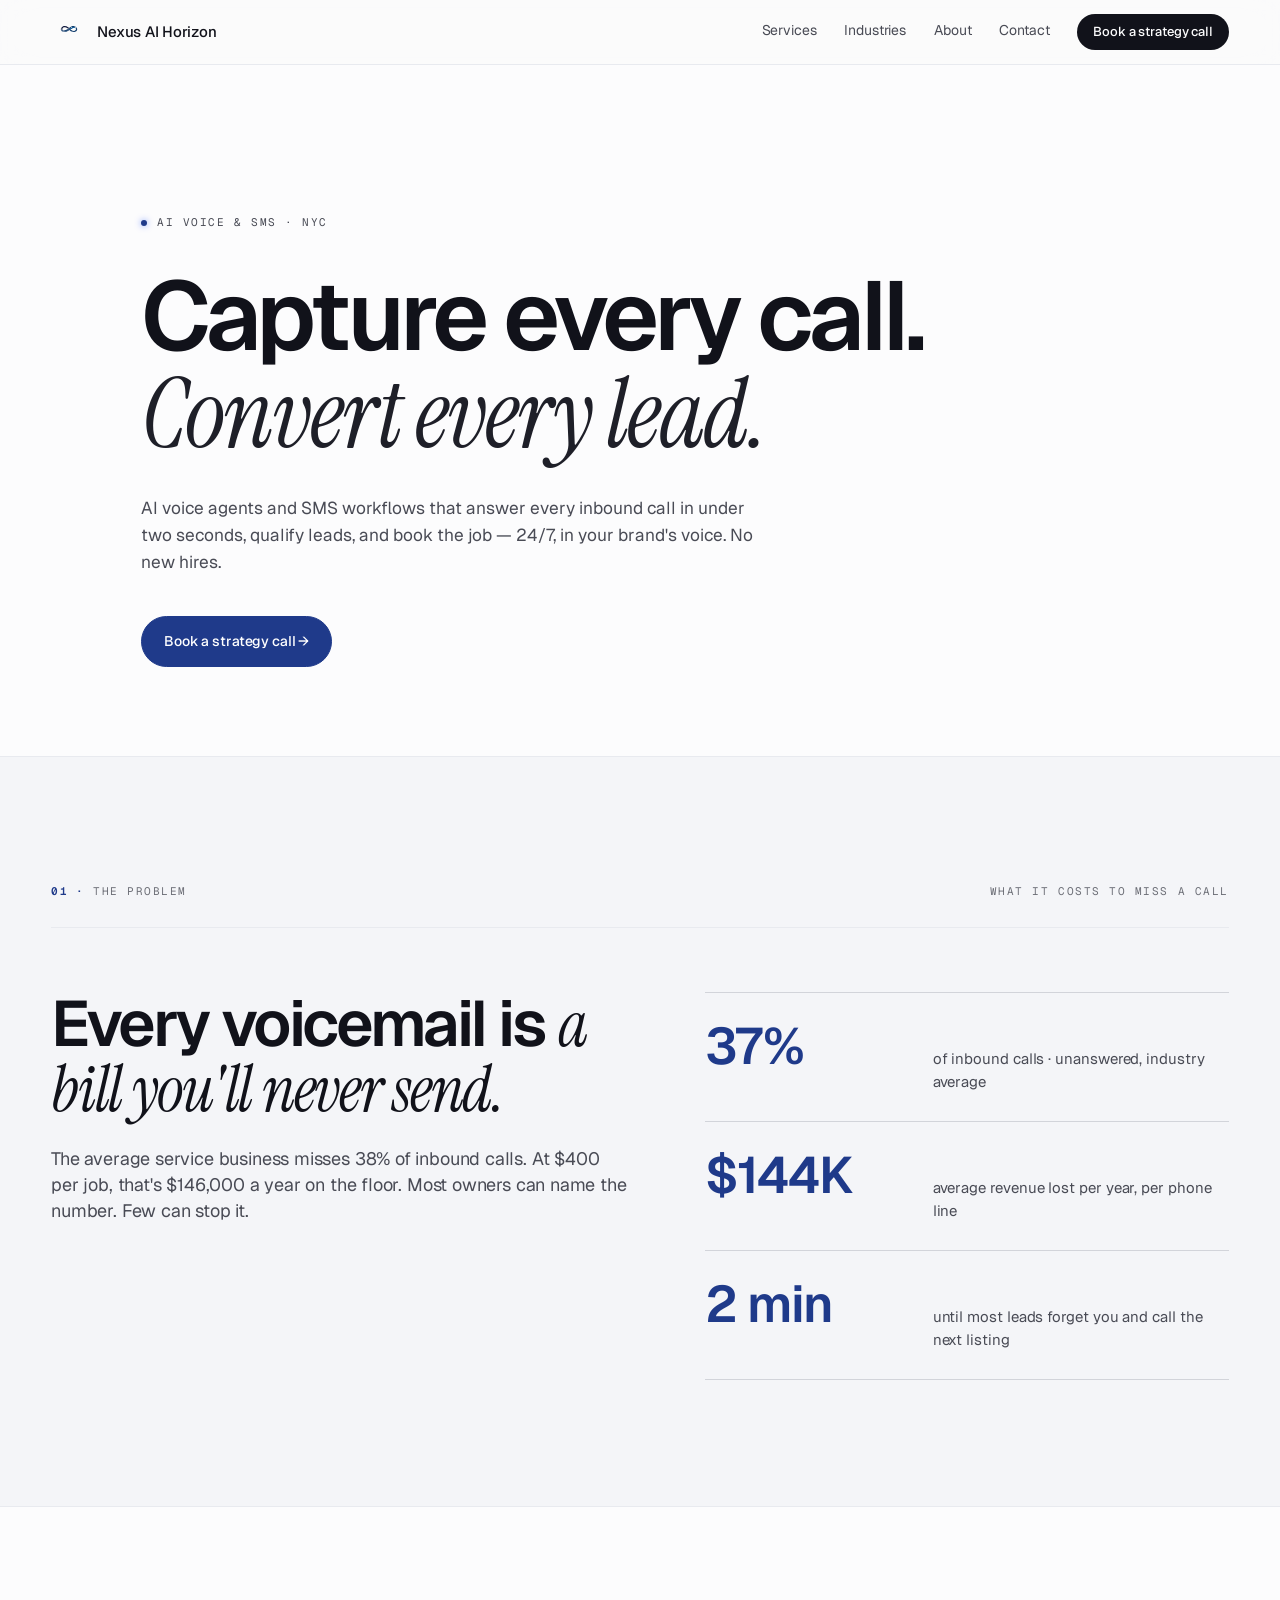
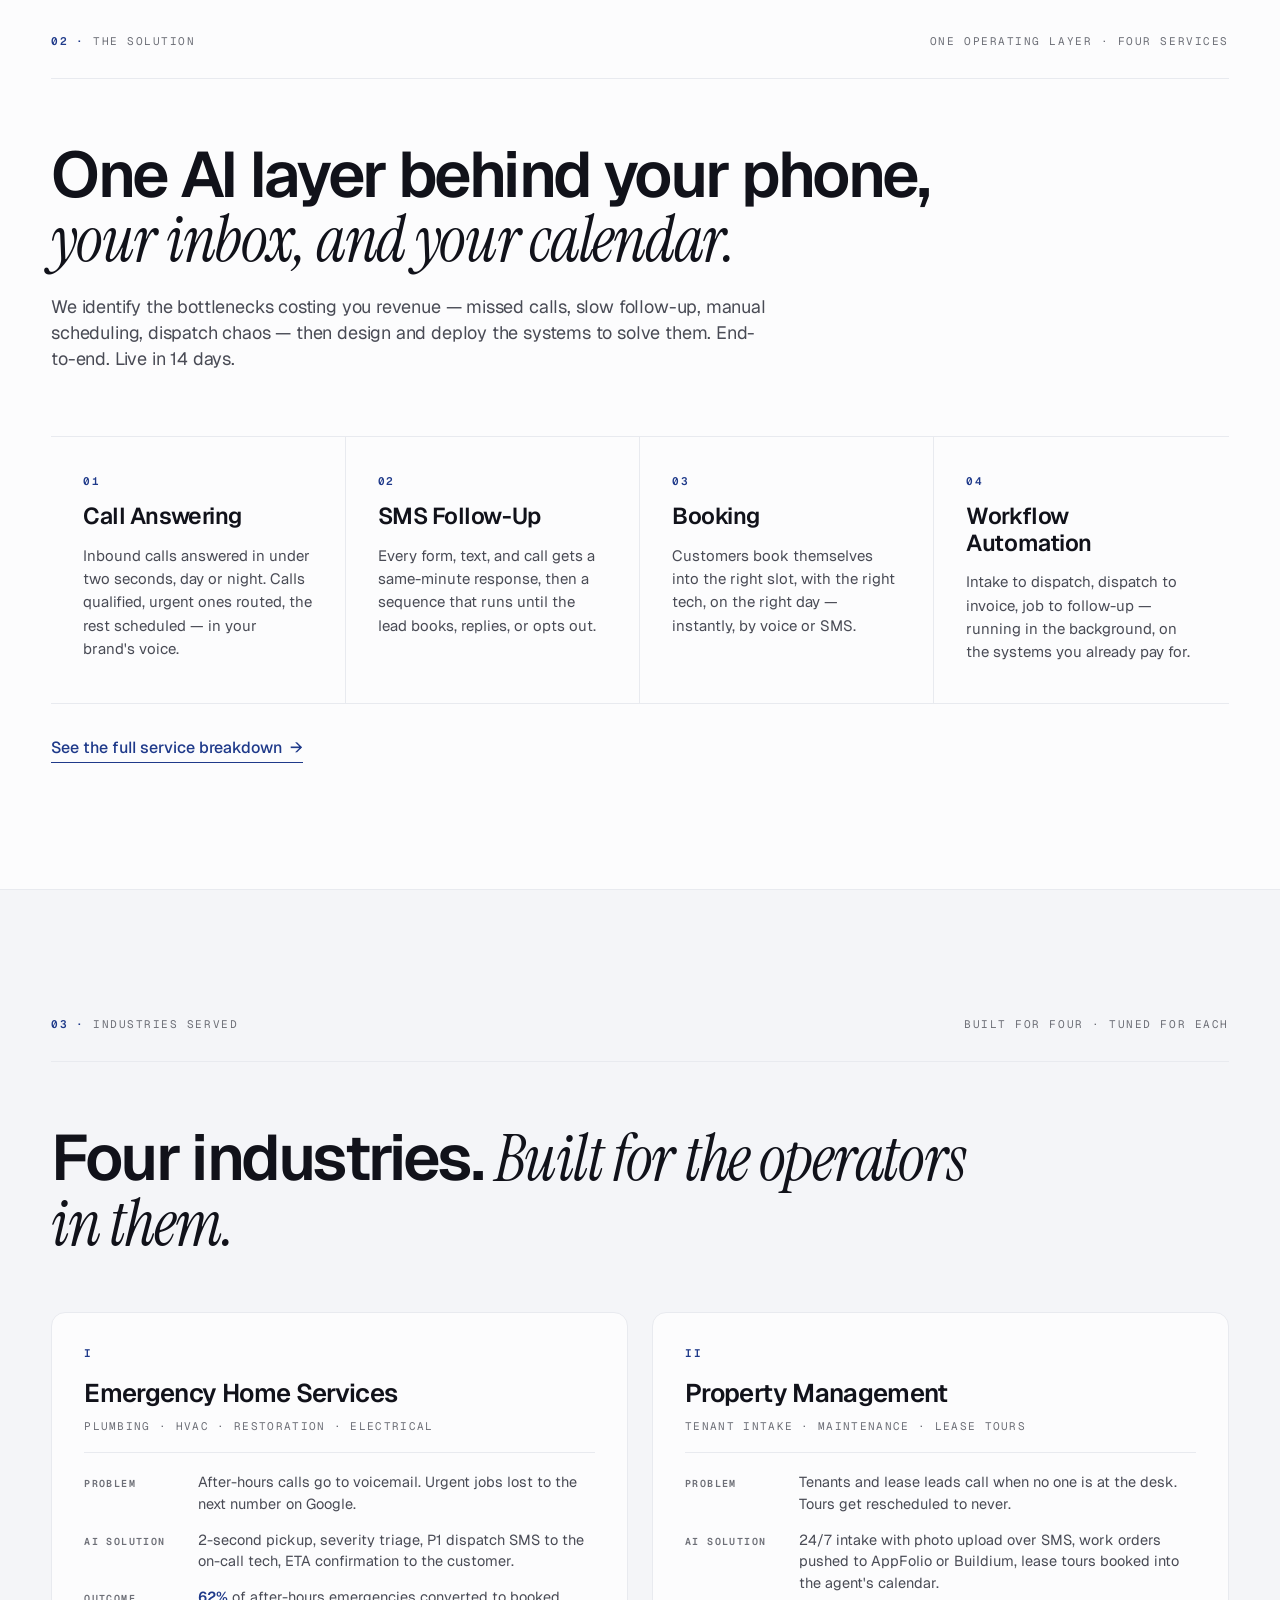
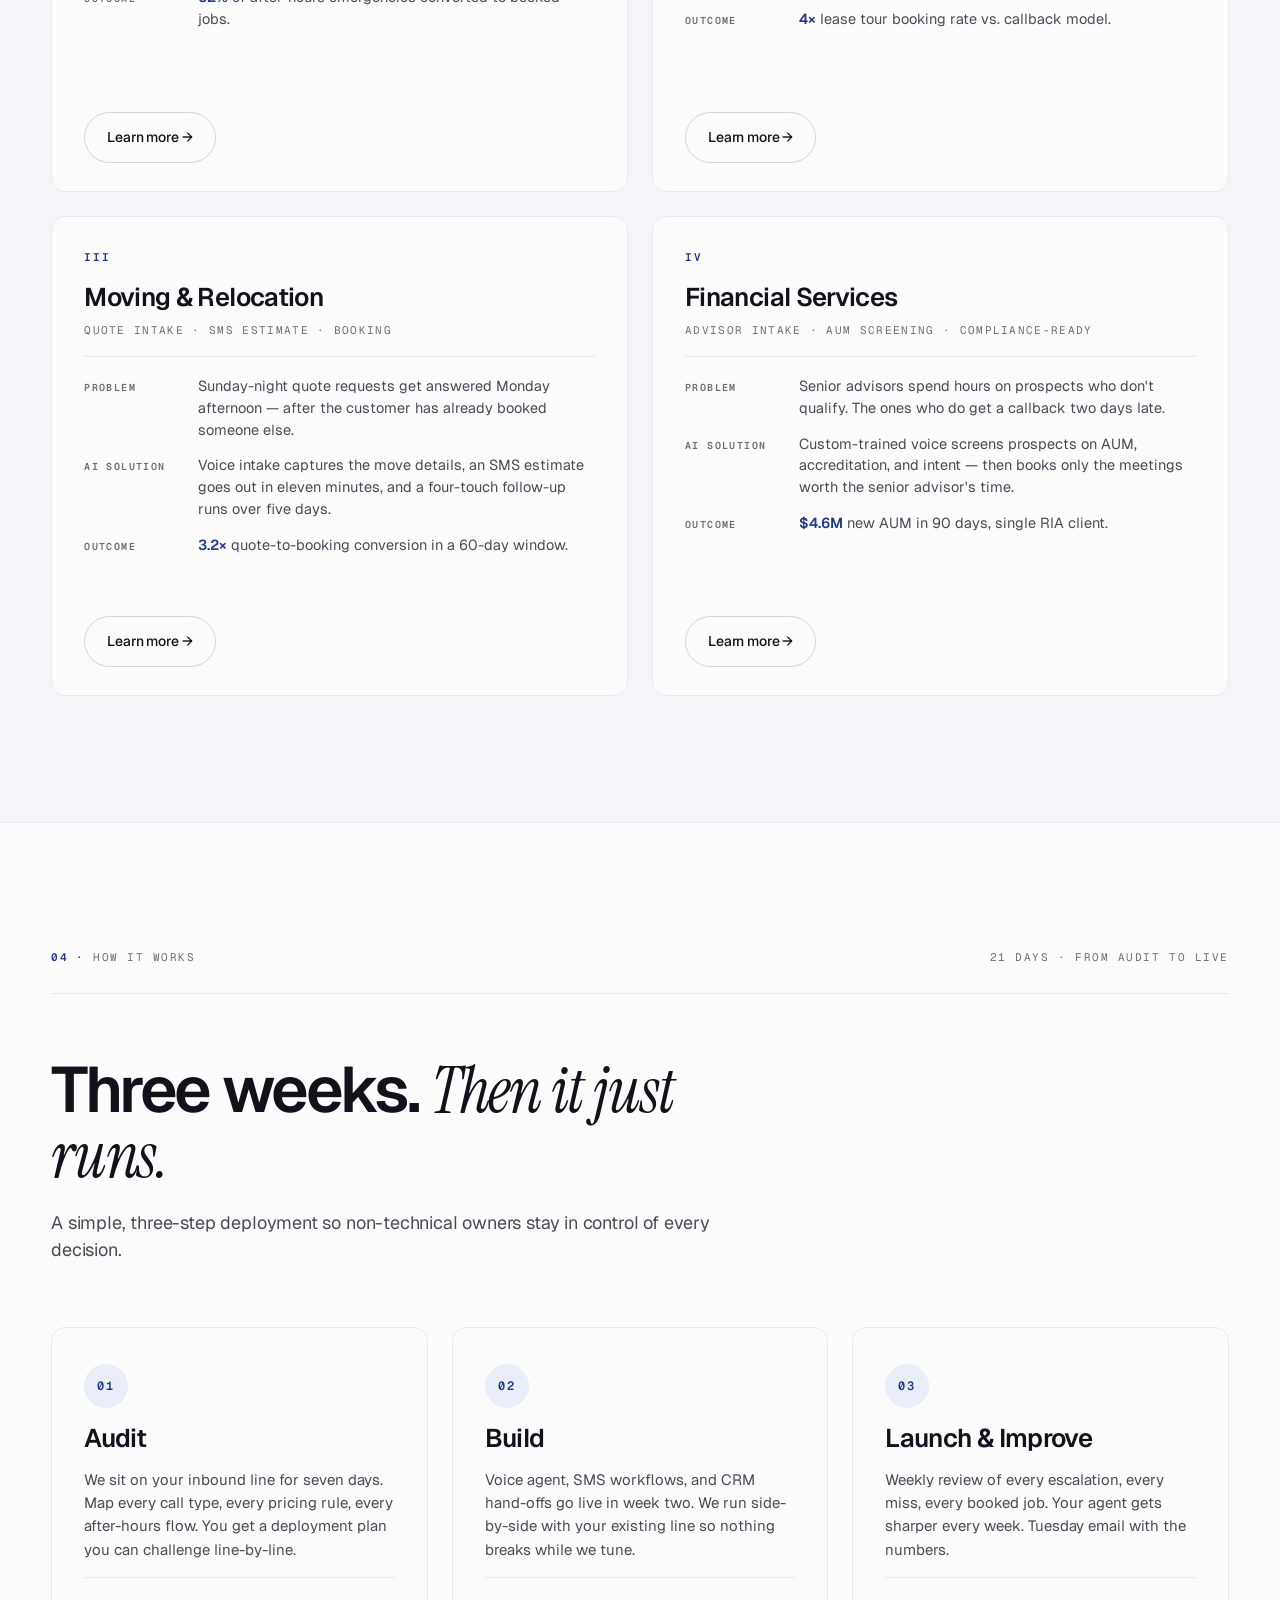
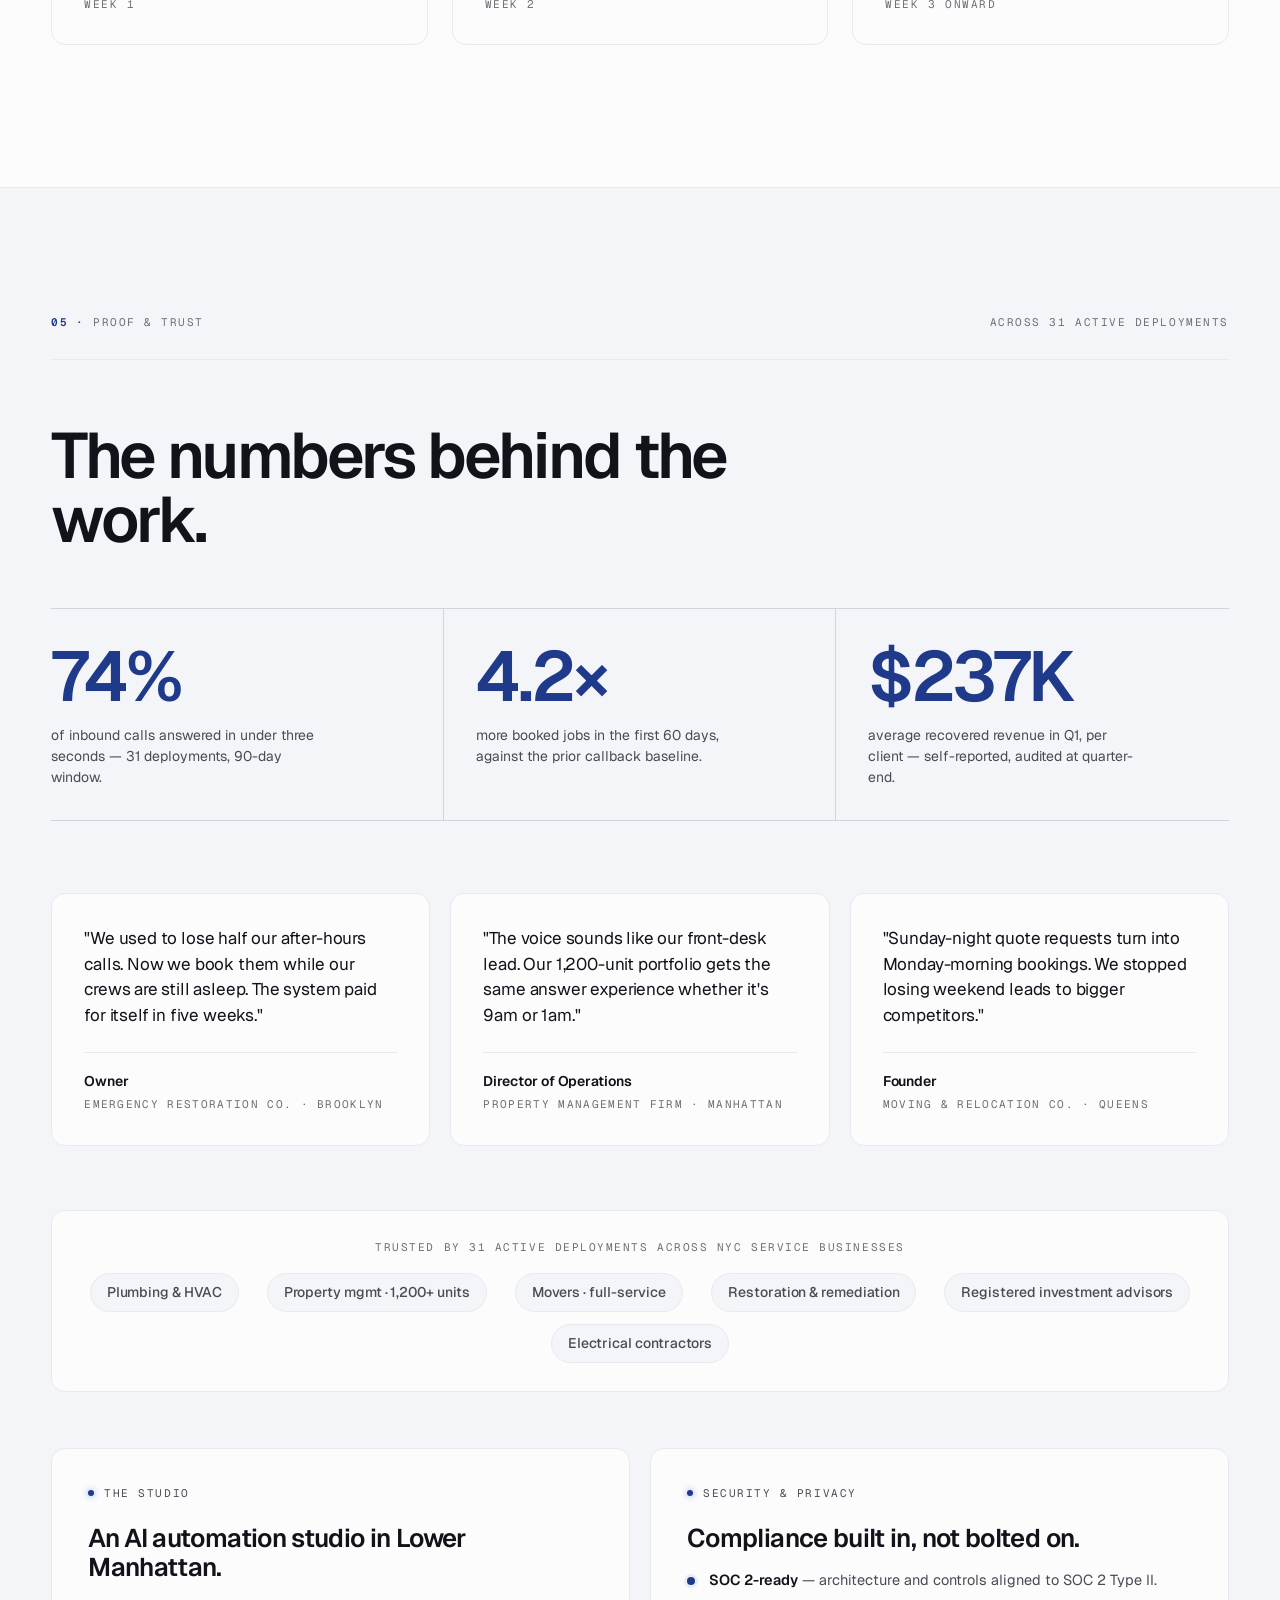
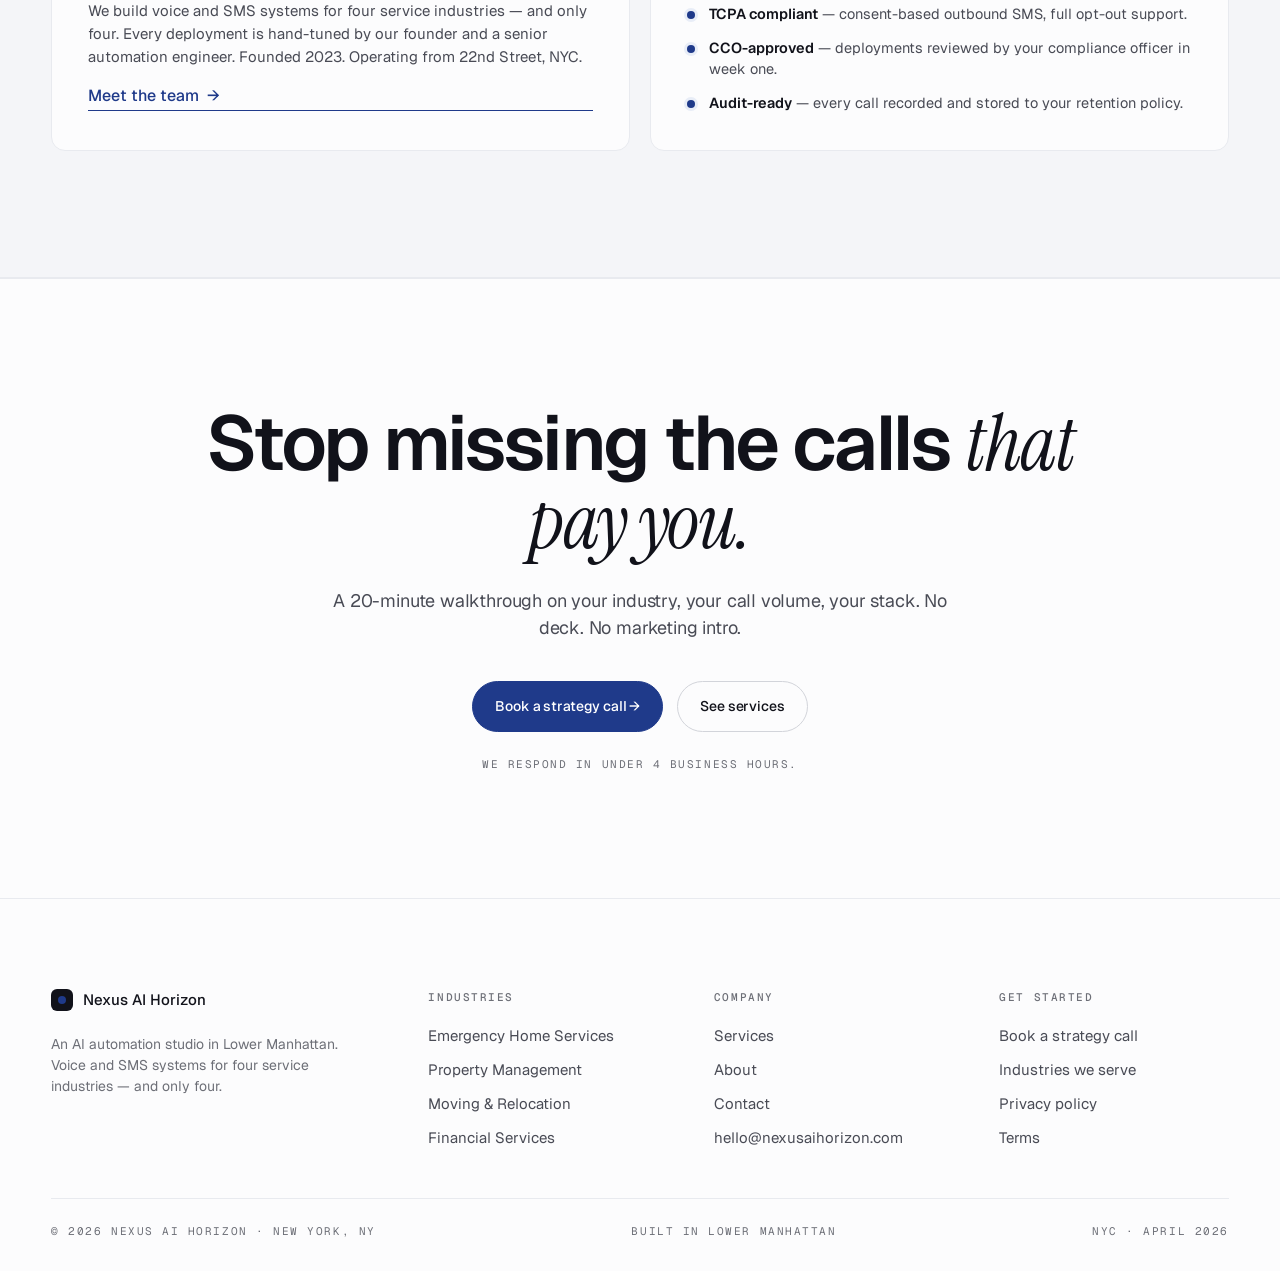
<file: index.html>
<!doctype html>
<html lang="en">
<head>
  <meta charset="utf-8" />
  <meta name="viewport" content="width=device-width,initial-scale=1" />
  <title>Nexus AI Horizon — Capture every call. Convert every lead.</title>
  <meta name="description" content="AI voice agents and SMS workflows that answer every inbound call in under two seconds, qualify leads, and book the job — 24/7, in your brand's voice. Built in NYC for emergency services, property management, moving, and financial services." />
  <meta name="theme-color" content="#1F3A8A" />
  <link rel="icon" type="image/svg+xml" href="assets/img/logo-mark.svg" />
  <link rel="apple-touch-icon" href="assets/img/logo.svg" />
  <meta property="og:type" content="website" />
  <meta property="og:site_name" content="Nexus AI Horizon" />
  <meta property="og:title" content="Nexus AI Horizon — Capture every call. Convert every lead." />
  <meta property="og:description" content="AI voice agents that answer in 2 seconds and book the job before your competitor picks up." />
  <meta property="og:image" content="assets/img/og-card.svg" />
  <meta property="og:image:width" content="1200" />
  <meta property="og:image:height" content="630" />
  <meta name="twitter:card" content="summary_large_image" />
  <meta name="twitter:title" content="Nexus AI Horizon — Capture every call. Convert every lead." />
  <meta name="twitter:description" content="AI voice agents that answer in 2 seconds and book the job before your competitor picks up." />
  <meta name="twitter:image" content="assets/img/og-card.svg" />

  <link rel="preconnect" href="https://fonts.googleapis.com" />
  <link rel="preconnect" href="https://fonts.gstatic.com" crossorigin />
  <link href="https://fonts.googleapis.com/css2?family=Geist:wght@300;400;500;600;700&family=Geist+Mono:wght@400;500;600&family=Instrument+Serif:ital@0;1&display=swap" rel="stylesheet" />

  <link rel="stylesheet" href="assets/css/styles.css" />

  <script type="application/ld+json">
  {
    "@context": "https://schema.org",
    "@type": "LocalBusiness",
    "name": "Nexus AI Horizon",
    "description": "AI voice agents and SMS workflows for service businesses in NYC.",
    "url": "https://nexusaihorizon.com",
    "telephone": "+1-718-555-0142",
    "address": {
      "@type": "PostalAddress",
      "streetAddress": "22nd Street",
      "addressLocality": "New York",
      "addressRegion": "NY",
      "postalCode": "10010",
      "addressCountry": "US"
    },
    "areaServed": "New York City"
  }
  </script>
</head>
<body>

<!-- ============ MASTHEAD ============ -->
<header class="masthead">
  <div class="container masthead-inner">
    <a href="index.html" class="mark" aria-label="Nexus AI Horizon home">
      <span class="seal" aria-hidden="true"></span>
      <span class="word">Nexus AI Horizon</span>
    </a>
    <span></span>
    <nav class="mast-nav" aria-label="Primary">
      <a href="services.html">Services</a>
      <a href="#industries">Industries</a>
      <a href="about.html">About</a>
      <a href="contact.html">Contact</a>
      <a href="contact.html" class="demo">Book a strategy call</a>
    </nav>
    <button class="mast-burger" aria-label="Open menu" aria-expanded="false" aria-controls="mobile-menu">Menu</button>
  </div>
</header>

<div class="mobile-menu" id="mobile-menu" aria-hidden="true">
  <div class="mob-top">
    <span class="label">Menu</span>
    <button class="mob-close" aria-label="Close menu">Close</button>
  </div>
  <a class="mob-link" href="services.html">Services</a>
  <a class="mob-link" href="#industries">Industries</a>
  <a class="mob-link" href="about.html">About</a>
  <a class="mob-link" href="contact.html">Contact</a>
  <div style="margin-top: 32px;"><a href="contact.html" class="btn signal">Book a strategy call →</a></div>
</div>

<main>

  <!-- ============ 1 · HERO — single headline, single CTA ============ -->
  <section class="hero-clean">
    <div class="container">
      <span class="eyebrow"><span class="dot"></span> AI voice &amp; SMS · NYC</span>
      <h1>Capture every call. <span class="serif-i">Convert every lead.</span></h1>
      <p class="hero-sub">
        AI voice agents and SMS workflows that answer every inbound call in under two seconds,
        qualify leads, and book the job &mdash; 24/7, in your brand's voice. No new hires.
      </p>
      <div class="hero-actions">
        <a href="contact.html" class="btn signal">Book a strategy call →</a>
      </div>
    </div>
  </section>

  <!-- ============ 2 · PROBLEM ============ -->
  <section class="problem-section section bg-gray reveal">
    <div class="container">
      <div class="section-meta">
        <span><span class="num">01 ·</span> The problem</span>
        <span>What it costs to miss a call</span>
      </div>

      <div class="problem-grid">
        <div class="problem-copy">
          <h2>Every voicemail is <span class="serif-i">a bill you'll never send.</span></h2>
          <p class="lede">
            The average service business misses 38% of inbound calls. At $400 per job,
            that's $146,000 a year on the floor. Most owners can name the number.
            Few can stop it.
          </p>
        </div>
        <ul class="problem-stats">
          <li>
            <span class="ps-num"><span data-count="38" data-suffix="%">38%</span></span>
            <span class="ps-lab">of inbound calls · unanswered, industry average</span>
          </li>
          <li>
            <span class="ps-num"><span data-count="146" data-prefix="$" data-suffix="K">$146K</span></span>
            <span class="ps-lab">average revenue lost per year, per phone line</span>
          </li>
          <li>
            <span class="ps-num"><span data-count="2" data-suffix=" min">2 min</span></span>
            <span class="ps-lab">until most leads forget you and call the next listing</span>
          </li>
        </ul>
      </div>
    </div>
  </section>

  <!-- ============ 3 · SOLUTION ============ -->
  <section class="solution-section section reveal">
    <div class="container">
      <div class="section-meta">
        <span><span class="num">02 ·</span> The solution</span>
        <span>One operating layer · four services</span>
      </div>

      <div class="solution-head">
        <h2>One AI layer behind your phone, <span class="serif-i">your inbox, and your calendar.</span></h2>
        <p class="lede">
          We identify the bottlenecks costing you revenue &mdash; missed calls, slow follow-up,
          manual scheduling, dispatch chaos &mdash; then design and deploy the systems to solve them.
          End-to-end. Live in 14 days.
        </p>
      </div>

      <div class="solution-grid">
        <article class="sol-card">
          <span class="sol-num">01</span>
          <h3>Call Answering</h3>
          <p>Inbound calls answered in under two seconds, day or night. Calls qualified, urgent ones routed, the rest scheduled &mdash; in your brand's voice.</p>
        </article>
        <article class="sol-card">
          <span class="sol-num">02</span>
          <h3>SMS Follow-Up</h3>
          <p>Every form, text, and call gets a same-minute response, then a sequence that runs until the lead books, replies, or opts out.</p>
        </article>
        <article class="sol-card">
          <span class="sol-num">03</span>
          <h3>Booking</h3>
          <p>Customers book themselves into the right slot, with the right tech, on the right day &mdash; instantly, by voice or SMS.</p>
        </article>
        <article class="sol-card">
          <span class="sol-num">04</span>
          <h3>Workflow Automation</h3>
          <p>Intake to dispatch, dispatch to invoice, job to follow-up &mdash; running in the background, on the systems you already pay for.</p>
        </article>
      </div>

      <div class="solution-cta">
        <a href="services.html" class="link-arrow">See the full service breakdown <span class="arrow">→</span></a>
      </div>
    </div>
  </section>

  <!-- ============ 4 · INDUSTRIES SERVED ============ -->
  <section class="industries-clean section bg-gray reveal" id="industries">
    <div class="container">
      <div class="section-meta">
        <span><span class="num">03 ·</span> Industries served</span>
        <span>Built for four · Tuned for each</span>
      </div>

      <div class="ind-clean-head">
        <h2>Four industries. <span class="serif-i">Built for the operators in them.</span></h2>
      </div>

      <div class="ind-clean-grid">

        <article class="ind-card">
          <span class="ic-num">I</span>
          <h3>Emergency Home Services</h3>
          <span class="ic-meta-line">Plumbing · HVAC · Restoration · Electrical</span>
          <dl class="ic-list">
            <div><dt>Problem</dt><dd>After-hours calls go to voicemail. Urgent jobs lost to the next number on Google.</dd></div>
            <div><dt>AI solution</dt><dd>2-second pickup, severity triage, P1 dispatch SMS to the on-call tech, ETA confirmation to the customer.</dd></div>
            <div><dt>Outcome</dt><dd><strong>62%</strong> of after-hours emergencies converted to booked jobs.</dd></div>
          </dl>
          <a href="niches/emergency-services.html" class="btn ghost ic-btn">Learn more →</a>
        </article>

        <article class="ind-card">
          <span class="ic-num">II</span>
          <h3>Property Management</h3>
          <span class="ic-meta-line">Tenant intake · Maintenance · Lease tours</span>
          <dl class="ic-list">
            <div><dt>Problem</dt><dd>Tenants and lease leads call when no one is at the desk. Tours get rescheduled to never.</dd></div>
            <div><dt>AI solution</dt><dd>24/7 intake with photo upload over SMS, work orders pushed to AppFolio or Buildium, lease tours booked into the agent's calendar.</dd></div>
            <div><dt>Outcome</dt><dd><strong>4×</strong> lease tour booking rate vs. callback model.</dd></div>
          </dl>
          <a href="niches/property-management.html" class="btn ghost ic-btn">Learn more →</a>
        </article>

        <article class="ind-card">
          <span class="ic-num">III</span>
          <h3>Moving &amp; Relocation</h3>
          <span class="ic-meta-line">Quote intake · SMS estimate · Booking</span>
          <dl class="ic-list">
            <div><dt>Problem</dt><dd>Sunday-night quote requests get answered Monday afternoon &mdash; after the customer has already booked someone else.</dd></div>
            <div><dt>AI solution</dt><dd>Voice intake captures the move details, an SMS estimate goes out in eleven minutes, and a four-touch follow-up runs over five days.</dd></div>
            <div><dt>Outcome</dt><dd><strong>3.2×</strong> quote-to-booking conversion in a 60-day window.</dd></div>
          </dl>
          <a href="niches/moving.html" class="btn ghost ic-btn">Learn more →</a>
        </article>

        <article class="ind-card">
          <span class="ic-num">IV</span>
          <h3>Financial Services</h3>
          <span class="ic-meta-line">Advisor intake · AUM screening · Compliance-ready</span>
          <dl class="ic-list">
            <div><dt>Problem</dt><dd>Senior advisors spend hours on prospects who don't qualify. The ones who do get a callback two days late.</dd></div>
            <div><dt>AI solution</dt><dd>Custom-trained voice screens prospects on AUM, accreditation, and intent &mdash; then books only the meetings worth the senior advisor's time.</dd></div>
            <div><dt>Outcome</dt><dd><strong>$4.6M</strong> new AUM in 90 days, single RIA client.</dd></div>
          </dl>
          <a href="niches/financial-services.html" class="btn ghost ic-btn">Learn more →</a>
        </article>

      </div>
    </div>
  </section>

  <!-- ============ 5 · HOW IT WORKS ============ -->
  <section class="how-section section reveal">
    <div class="container">
      <div class="section-meta">
        <span><span class="num">04 ·</span> How it works</span>
        <span>21 days · From audit to live</span>
      </div>

      <div class="how-head">
        <h2>Three weeks. <span class="serif-i">Then it just runs.</span></h2>
        <p class="lede">A simple, three-step deployment so non-technical owners stay in control of every decision.</p>
      </div>

      <ol class="how-steps">
        <li class="how-step">
          <span class="hs-num">01</span>
          <h3>Audit</h3>
          <p>We sit on your inbound line for seven days. Map every call type, every pricing rule, every after-hours flow. You get a deployment plan you can challenge line-by-line.</p>
          <span class="hs-meta">Week 1</span>
        </li>
        <li class="how-step">
          <span class="hs-num">02</span>
          <h3>Build</h3>
          <p>Voice agent, SMS workflows, and CRM hand-offs go live in week two. We run side-by-side with your existing line so nothing breaks while we tune.</p>
          <span class="hs-meta">Week 2</span>
        </li>
        <li class="how-step">
          <span class="hs-num">03</span>
          <h3>Launch &amp; Improve</h3>
          <p>Weekly review of every escalation, every miss, every booked job. Your agent gets sharper every week. Tuesday email with the numbers.</p>
          <span class="hs-meta">Week 3 onward</span>
        </li>
      </ol>
    </div>
  </section>

  <!-- ============ 6 · PROOF & TRUST ============ -->
  <section class="proof-clean section bg-gray reveal">
    <div class="container">
      <div class="section-meta">
        <span><span class="num">05 ·</span> Proof &amp; trust</span>
        <span>Across 31 active deployments</span>
      </div>

      <div class="proof-head">
        <h2>The numbers behind the work.</h2>
      </div>

      <ul class="proof-numbers">
        <li>
          <span class="pn-num"><span data-count="97" data-suffix="%">97%</span></span>
          <span class="pn-lab">of inbound calls answered in under three seconds &mdash; 31 deployments, 90-day window.</span>
        </li>
        <li>
          <span class="pn-num">4.2&times;</span>
          <span class="pn-lab">more booked jobs in the first 60 days, against the prior callback baseline.</span>
        </li>
        <li>
          <span class="pn-num"><span data-count="312" data-prefix="$" data-suffix="K">$312K</span></span>
          <span class="pn-lab">average recovered revenue in Q1, per client &mdash; self-reported, audited at quarter-end.</span>
        </li>
      </ul>

      <div class="testimonials">
        <figure class="quote-card">
          <blockquote>"We used to lose half our after-hours calls. Now we book them while our crews are still asleep. The system paid for itself in five weeks."</blockquote>
          <figcaption>
            <span class="qc-name">Owner</span>
            <span class="qc-role">Emergency restoration co. · Brooklyn</span>
          </figcaption>
        </figure>
        <figure class="quote-card">
          <blockquote>"The voice sounds like our front-desk lead. Our 1,200-unit portfolio gets the same answer experience whether it's 9am or 1am."</blockquote>
          <figcaption>
            <span class="qc-name">Director of Operations</span>
            <span class="qc-role">Property management firm · Manhattan</span>
          </figcaption>
        </figure>
        <figure class="quote-card">
          <blockquote>"Sunday-night quote requests turn into Monday-morning bookings. We stopped losing weekend leads to bigger competitors."</blockquote>
          <figcaption>
            <span class="qc-name">Founder</span>
            <span class="qc-role">Moving &amp; relocation co. · Queens</span>
          </figcaption>
        </figure>
      </div>

      <div class="logo-strip">
        <span class="logo-label">Trusted by 31 active deployments across NYC service businesses</span>
        <ul class="logo-row" aria-label="Selected client industries">
          <li>Plumbing &amp; HVAC</li>
          <li>Property mgmt &middot; 1,200+ units</li>
          <li>Movers &middot; full-service</li>
          <li>Restoration &amp; remediation</li>
          <li>Registered investment advisors</li>
          <li>Electrical contractors</li>
        </ul>
      </div>

      <div class="trust-grid">
        <article class="founder-card">
          <span class="eyebrow"><span class="dot"></span> The studio</span>
          <h3>An AI automation studio in Lower Manhattan.</h3>
          <p>We build voice and SMS systems for four service industries &mdash; and only four. Every deployment is hand-tuned by our founder and a senior automation engineer. Founded 2023. Operating from 22nd Street, NYC.</p>
          <a href="about.html" class="link-arrow">Meet the team <span class="arrow">→</span></a>
        </article>

        <article class="security-card">
          <span class="eyebrow"><span class="dot"></span> Security &amp; privacy</span>
          <h3>Compliance built in, not bolted on.</h3>
          <ul class="sec-list">
            <li><strong>SOC 2-ready</strong> &mdash; architecture and controls aligned to SOC 2 Type II.</li>
            <li><strong>TCPA compliant</strong> &mdash; consent-based outbound SMS, full opt-out support.</li>
            <li><strong>CCO-approved</strong> &mdash; deployments reviewed by your compliance officer in week one.</li>
            <li><strong>Audit-ready</strong> &mdash; every call recorded and stored to your retention policy.</li>
          </ul>
        </article>
      </div>
    </div>
  </section>

  <!-- ============ 7 · FINAL CTA ============ -->
  <section class="cta-clean reveal">
    <div class="container">
      <h2>Stop missing the calls <span class="serif-i">that pay you.</span></h2>
      <p class="lede">A 20-minute walkthrough on your industry, your call volume, your stack. No deck. No marketing intro.</p>
      <div class="cta-actions">
        <a href="contact.html" class="btn signal">Book a strategy call →</a>
        <a href="services.html" class="btn ghost">See services</a>
      </div>
      <p class="cta-meta">We respond in under 4 business hours.</p>
    </div>
  </section>

</main>

<!-- ============ COLOPHON ============ -->
<footer class="colophon">
  <div class="container">
    <div class="colophon-grid">
      <div class="colophon-brand">
        <a href="index.html" class="colophon-mark"><span class="seal"></span><span class="word">Nexus AI Horizon</span></a>
        <p>An AI automation studio in Lower Manhattan. Voice and SMS systems for four service industries — and only four.</p>
      </div>
      <div>
        <h5>Industries</h5>
        <ul>
          <li><a href="niches/emergency-services.html">Emergency Home Services</a></li>
          <li><a href="niches/property-management.html">Property Management</a></li>
          <li><a href="niches/moving.html">Moving &amp; Relocation</a></li>
          <li><a href="niches/financial-services.html">Financial Services</a></li>
        </ul>
      </div>
      <div>
        <h5>Company</h5>
        <ul>
          <li><a href="services.html">Services</a></li>
          <li><a href="about.html">About</a></li>
          <li><a href="contact.html">Contact</a></li>
          <li><a href="mailto:hello@nexusaihorizon.com">hello@nexusaihorizon.com</a></li>
        </ul>
      </div>
      <div>
        <h5>Get started</h5>
        <ul>
          <li><a href="contact.html">Book a strategy call</a></li>
          <li><a href="#industries">Industries we serve</a></li>
          <li><a href="#" aria-disabled="true">Privacy policy</a></li>
          <li><a href="#" aria-disabled="true">Terms</a></li>
        </ul>
      </div>
    </div>
    <div class="colophon-bottom">
      <span>© <span id="y">2026</span> Nexus AI Horizon · New York, NY</span>
      <span>Built in Lower Manhattan</span>
      <span>NYC · April 2026</span>
    </div>
  </div>
</footer>

<script src="assets/js/main.js"></script>
<script>document.getElementById('y').textContent = new Date().getFullYear();</script>
</body>
</html>
</file>
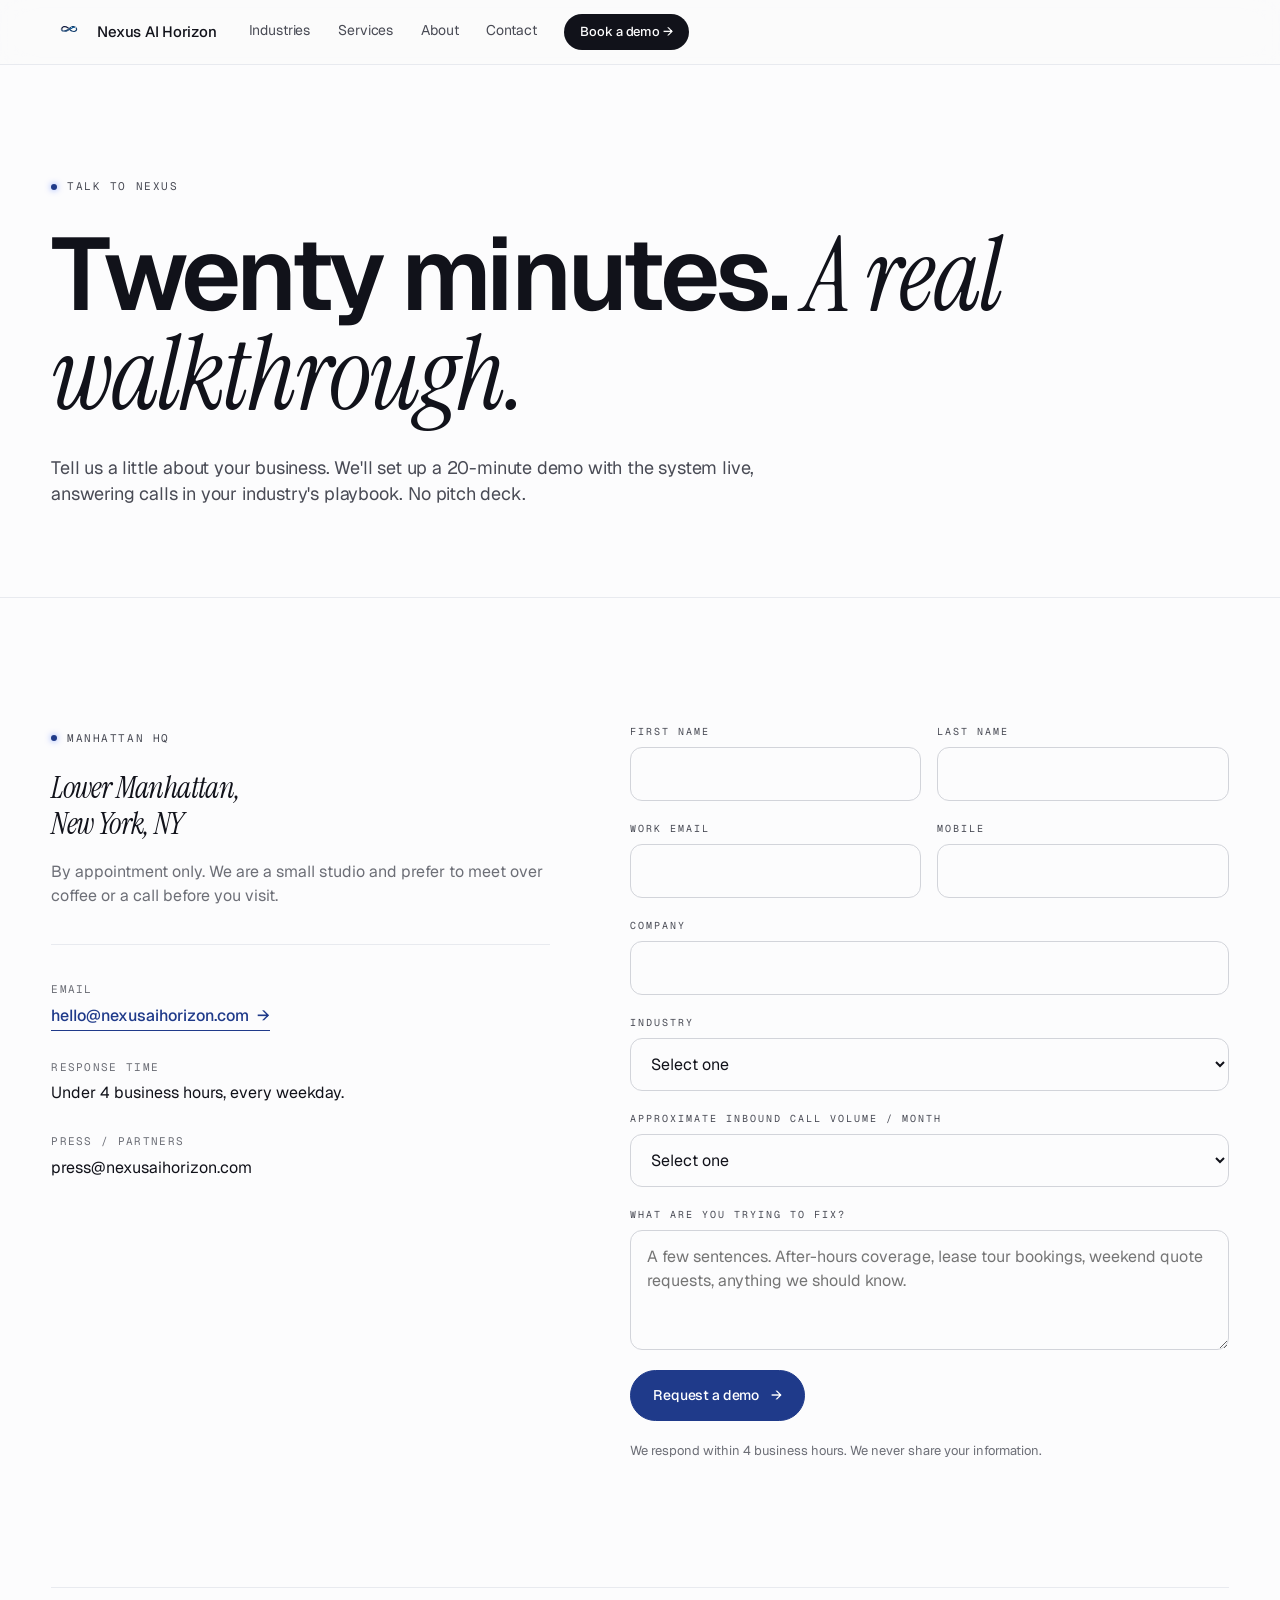
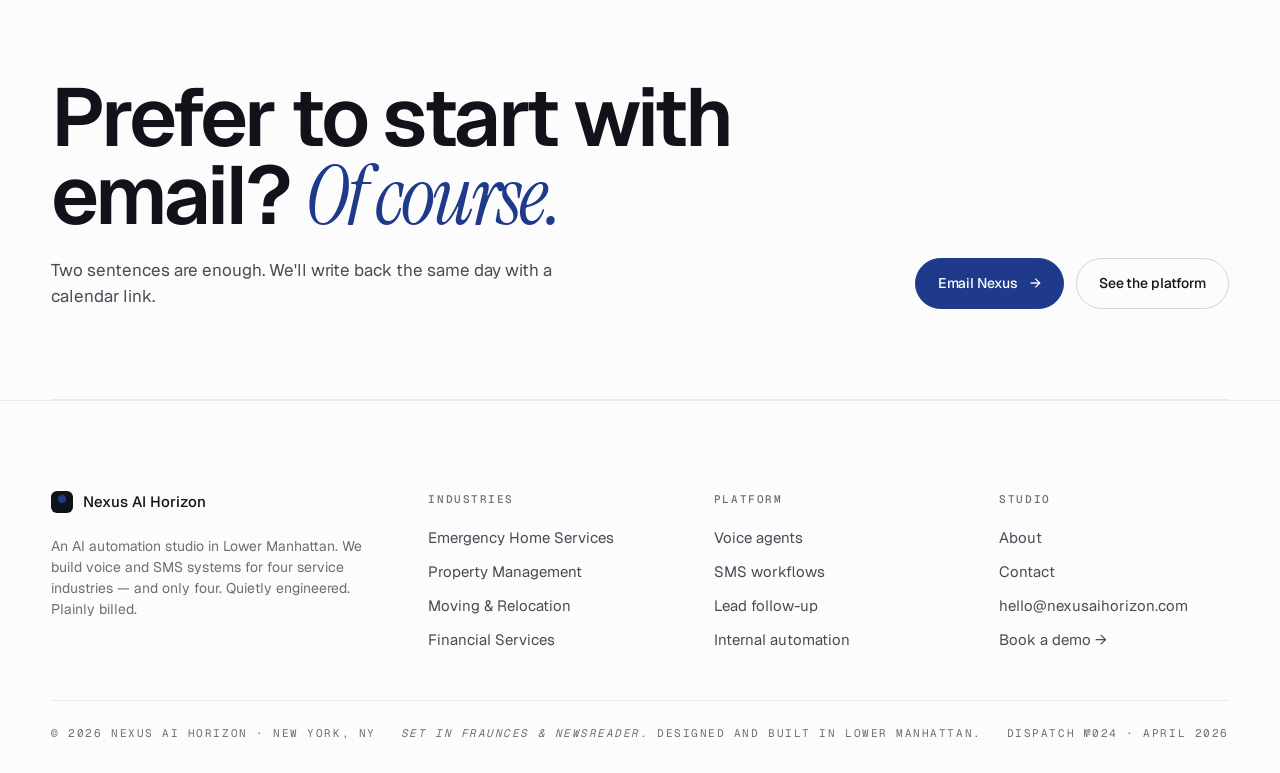
<file: contact.html>
<!doctype html>
<html lang="en">
<head>
  <meta charset="utf-8" />
  <meta name="viewport" content="width=device-width,initial-scale=1" />
  <title>Contact — Nexus AI Horizon</title>
  <meta name="description" content="Book a 20-minute demo with Nexus AI Horizon. See your industry playbook live." />
  <meta name="theme-color" content="#1F3A8A" />
  <link rel="icon" type="image/svg+xml" href="assets/img/logo-mark.svg" />
  <link rel="apple-touch-icon" href="assets/img/logo.svg" />
  <meta property="og:type" content="website" />
  <meta property="og:site_name" content="Nexus AI Horizon" />
  <meta property="og:title" content="Contact — Nexus AI Horizon" />
  <meta property="og:description" content="Book a 20-minute demo. See your industry playbook live, no pitch deck." />
  <meta property="og:image" content="https://images.unsplash.com/photo-1485871981521-5b1fd3805eee?auto=format&fit=crop&w=1200&h=630&q=70" />
  <meta name="twitter:card" content="summary_large_image" />
  <meta name="twitter:title" content="Contact — Nexus AI Horizon" />
  <meta name="twitter:description" content="Book a 20-minute demo with the system live." />
  <meta name="twitter:image" content="https://images.unsplash.com/photo-1485871981521-5b1fd3805eee?auto=format&fit=crop&w=1200&h=630&q=70" />
  <link rel="preconnect" href="https://fonts.googleapis.com" />
  <link rel="preconnect" href="https://fonts.gstatic.com" crossorigin />
  <link href="https://fonts.googleapis.com/css2?family=Geist:wght@300;400;500;600;700&family=Geist+Mono:wght@400;500;600&family=Instrument+Serif:ital@0;1&display=swap" rel="stylesheet" />
  <link rel="stylesheet" href="assets/css/styles.css" />
</head>
<body>

<header class="masthead">
  <div class="container masthead-inner">
    <a href="index.html" class="mark"><span class="seal">N</span><span class="word">Nexus AI Horizon<span class="small">Built in NY · Est. 2023</span></span></a>
    <div class="edition">Dispatch <strong>№024</strong> &nbsp;·&nbsp; April 2026 &nbsp;·&nbsp; <span class="red">Lower Manhattan</span></div>
    <nav class="mast-nav">
      <a href="index.html#industries">Industries</a>
      <a href="services.html">Services</a>
      <a href="about.html">About</a>
      <a href="contact.html">Contact</a>
      <a href="contact.html" class="demo">Book a demo →</a>
    </nav>
    <button class="mast-burger" aria-label="Open menu">Menu →</button>
  </div>
</header>
<div class="mobile-menu" aria-hidden="true">
  <div class="mob-top"><span class="label">Menu</span><button class="mob-close">Close ×</button></div>
  <a class="mob-link" href="niches/emergency-services.html">Emergency Home Services</a>
  <a class="mob-link" href="niches/property-management.html">Property Management</a>
  <a class="mob-link" href="niches/moving.html">Moving & Relocation</a>
  <a class="mob-link" href="niches/financial-services.html">Financial Services</a>
  <a class="mob-link" href="services.html">Services</a>
  <a class="mob-link" href="about.html">About</a>
  <a class="mob-link" href="contact.html">Contact</a>
  <div class="mob-foot"><a href="contact.html" class="btn solid">Book a demo →</a></div>
</div>

<main>

  <!-- ============ PAGE HERO ============ -->
  <section class="page-hero">
    <div class="container">
      <span class="eyebrow"><span class="dot"></span> Talk to Nexus</span>
      <h1 style="margin-top: 28px;">Twenty minutes. <span class="serif-i">A real walkthrough.</span></h1>
      <p class="lede">Tell us a little about your business. We'll set up a 20-minute demo with the system live, answering calls in your industry's playbook. No pitch deck.</p>
    </div>
  </section>

  <!-- ============ FORM + DETAILS ============ -->
  <section class="section container">
    <div class="two-col" style="grid-template-columns: 1fr 1.2fr; gap: 80px; align-items: start;">

      <!-- Left: contact info -->
      <aside>
        <span class="eyebrow"><span class="dot"></span> Manhattan HQ</span>
        <p class="serif-i" style="font-size: 30px; line-height: 1.2; margin-top: 22px;">
          Lower Manhattan,<br/>New York, NY
        </p>
        <p class="muted" style="margin-top: 18px;">By appointment only. We are a small studio and prefer to meet over coffee or a call before you visit.</p>

        <hr class="divider" style="margin: 36px 0;" />

        <p class="mono muted">EMAIL</p>
        <p style="margin-top: 6px;"><a href="mailto:hello@nexusaihorizon.com" class="link-arrow">hello@nexusaihorizon.com <span class="arrow">→</span></a></p>

        <p class="mono muted" style="margin-top: 28px;">RESPONSE TIME</p>
        <p style="margin-top: 6px;">Under 4 business hours, every weekday.</p>

        <p class="mono muted" style="margin-top: 28px;">PRESS / PARTNERS</p>
        <p style="margin-top: 6px;">press@nexusaihorizon.com</p>
      </aside>

      <!-- Right: form -->
      <form class="form" action="#" method="post" novalidate>
        <div class="field-row">
          <div class="field">
            <label for="first">First name</label>
            <input id="first" name="first" type="text" autocomplete="given-name" required />
          </div>
          <div class="field">
            <label for="last">Last name</label>
            <input id="last" name="last" type="text" autocomplete="family-name" required />
          </div>
        </div>

        <div class="field-row">
          <div class="field">
            <label for="email">Work email</label>
            <input id="email" name="email" type="email" autocomplete="email" required />
          </div>
          <div class="field">
            <label for="phone">Mobile</label>
            <input id="phone" name="phone" type="tel" autocomplete="tel" />
          </div>
        </div>

        <div class="field">
          <label for="company">Company</label>
          <input id="company" name="company" type="text" autocomplete="organization" required />
        </div>

        <div class="field">
          <label for="industry">Industry</label>
          <select id="industry" name="industry" required>
            <option value="">Select one</option>
            <option>Emergency Home Services (plumbing, HVAC, electrical, restoration)</option>
            <option>Property Management</option>
            <option>Moving & Relocation</option>
            <option>Financial Services</option>
            <option>Other</option>
          </select>
        </div>

        <div class="field">
          <label for="volume">Approximate inbound call volume / month</label>
          <select id="volume" name="volume">
            <option value="">Select one</option>
            <option>Under 500</option>
            <option>500 – 1,500</option>
            <option>1,500 – 5,000</option>
            <option>5,000+</option>
          </select>
        </div>

        <div class="field">
          <label for="message">What are you trying to fix?</label>
          <textarea id="message" name="message" placeholder="A few sentences. After-hours coverage, lease tour bookings, weekend quote requests, anything we should know."></textarea>
        </div>

        <button type="submit" class="btn btn--primary" style="justify-self: start;">
          Request a demo <span class="arrow">→</span>
        </button>

        <p class="muted" style="font-size: 13px;">We respond within 4 business hours. We never share your information.</p>
      </form>

    </div>
  </section>

  <!-- ============ CLOSING NOTE ============ -->
  <section class="container reveal">
    <div class="cta-banner">
      <div>
        <h2>Prefer to start with email? <em>Of course.</em></h2>
        <p style="margin-top: 22px;">Two sentences are enough. We'll write back the same day with a calendar link.</p>
      </div>
      <div class="actions">
        <a href="mailto:hello@nexusaihorizon.com" class="btn btn--accent">Email Nexus <span class="arrow">→</span></a>
        <a href="services.html" class="btn btn--ghost">See the platform</a>
      </div>
    </div>
  </section>

</main>

<footer class="colophon">
  <div class="container">
    <div class="colophon-grid">
      <div class="colophon-brand">
        <a href="index.html" class="colophon-mark"><span class="seal">N</span><span class="word">Nexus AI Horizon</span></a>
        <p>An AI automation studio in Lower Manhattan. We build voice and SMS systems for four service industries — and only four. Quietly engineered. Plainly billed.</p>
      </div>
      <div><h5>Industries</h5><ul>
        <li><a href="niches/emergency-services.html">Emergency Home Services</a></li>
        <li><a href="niches/property-management.html">Property Management</a></li>
        <li><a href="niches/moving.html">Moving & Relocation</a></li>
        <li><a href="niches/financial-services.html">Financial Services</a></li>
      </ul></div>
      <div><h5>Platform</h5><ul>
        <li><a href="services.html">Voice agents</a></li>
        <li><a href="services.html">SMS workflows</a></li>
        <li><a href="services.html">Lead follow-up</a></li>
        <li><a href="services.html">Internal automation</a></li>
      </ul></div>
      <div><h5>Studio</h5><ul>
        <li><a href="about.html">About</a></li>
        <li><a href="contact.html">Contact</a></li>
        <li><a href="mailto:hello@nexusaihorizon.com">hello@nexusaihorizon.com</a></li>
        <li><a href="contact.html">Book a demo →</a></li>
      </ul></div>
    </div>
    <div class="colophon-bottom">
      <span>© <span id="y">2026</span> Nexus AI Horizon · New York, NY</span>
      <span><em>Set in Fraunces & Newsreader.</em> Designed and built in Lower Manhattan.</span>
      <span>Dispatch №024 · April 2026</span>
    </div>
  </div>
</footer>
<script src="assets/js/main.js"></script>
<script>document.getElementById('y').textContent = new Date().getFullYear();</script>
</body>
</html>
</file>
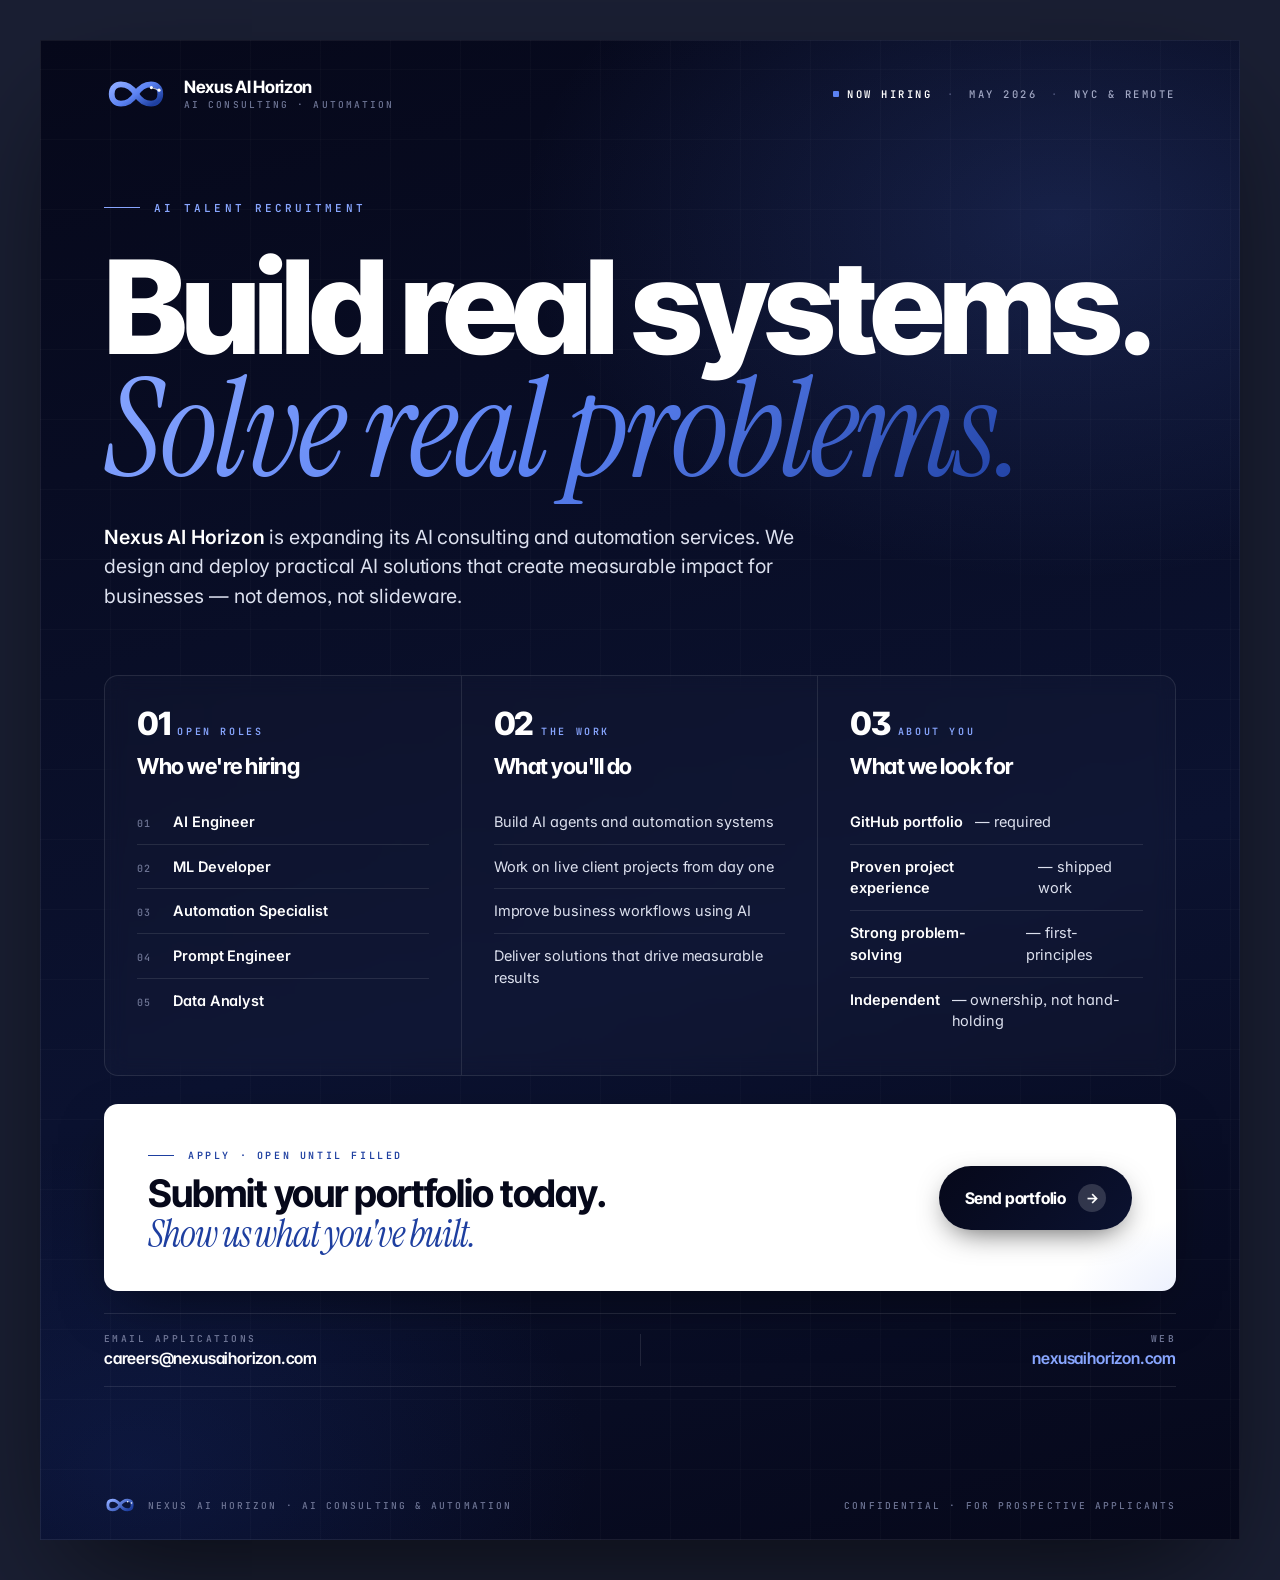
<file: recruitment-flyer-v2.html>
<!doctype html>
<html lang="en">
<head>
  <meta charset="utf-8" />
  <meta name="viewport" content="width=1200" />
  <title>Nexus AI Horizon — AI Talent Recruitment</title>

  <link rel="preconnect" href="https://fonts.googleapis.com" />
  <link rel="preconnect" href="https://fonts.gstatic.com" crossorigin />
  <link href="https://fonts.googleapis.com/css2?family=Inter:wght@300;400;500;600;700;800&family=Inter+Tight:wght@500;600;700;800;900&family=JetBrains+Mono:wght@400;500;600&family=Instrument+Serif:ital@0;1&display=swap" rel="stylesheet" />

  <style>
    :root {
      --bg:          #06081A;
      --bg-2:        #0B1230;
      --bg-3:        #131C44;
      --signal:      #5B82F2;
      --signal-2:    #88A6FF;
      --signal-deep: #1E3FA0;
      --ink:         #FFFFFF;
      --text:        #DCE0EE;
      --text-2:      #A2A8C4;
      --text-3:      #6E7595;
      --text-4:      #4B5278;
      --line:        rgba(255,255,255,.10);
      --line-2:      rgba(255,255,255,.18);
      --gold:        #C9A87C;
    }
    * { box-sizing: border-box; margin: 0; padding: 0; }
    @page { size: 1200px 1500px; margin: 0; }
    html, body {
      background: #1A1F33;
      font-family: 'Inter', sans-serif;
      font-feature-settings: 'cv11', 'ss01', 'ss03';
      -webkit-font-smoothing: antialiased;
      text-rendering: optimizeLegibility;
    }
    body { display: grid; place-items: center; min-height: 100vh; padding: 40px 20px; }
    @media print {
      body { background: var(--bg); padding: 0; min-height: 0; display: block; }
      .flyer { box-shadow: none; }
    }

    .flyer {
      width: 1200px;
      height: 1500px;
      background:
        radial-gradient(900px 600px at 85% 12%, rgba(91,130,242,.18), transparent 60%),
        radial-gradient(700px 500px at 8% 95%, rgba(30,63,160,.20), transparent 65%),
        linear-gradient(165deg, var(--bg) 0%, var(--bg-2) 60%, var(--bg) 100%);
      color: var(--ink);
      position: relative;
      overflow: hidden;
      box-shadow: 0 50px 120px -30px rgba(0,0,0,.65), inset 0 0 0 1px rgba(255,255,255,.06);
    }
    .flyer::before {
      content: "";
      position: absolute; inset: 0;
      background:
        repeating-linear-gradient(0deg, rgba(255,255,255,.018) 0 1px, transparent 1px 70px),
        repeating-linear-gradient(90deg, rgba(255,255,255,.018) 0 1px, transparent 1px 70px);
      pointer-events: none;
    }

    /* Top bar */
    .top {
      padding: 36px 64px 0;
      display: flex; justify-content: space-between; align-items: center;
      position: relative; z-index: 2;
    }
    .mark { display: inline-flex; align-items: center; gap: 16px; }
    .mark .seal { width: 64px; height: 36px; }
    .mark .seal svg { width: 100%; height: 100%; }
    .mark .word {
      font-family: 'Inter Tight', sans-serif;
      font-size: 17px; font-weight: 700; color: #fff;
      letter-spacing: -0.018em; line-height: 1;
    }
    .mark .word .small {
      display: block;
      font-family: 'JetBrains Mono', monospace;
      font-size: 9.5px; font-weight: 500;
      letter-spacing: .22em; text-transform: uppercase;
      color: var(--text-3); margin-top: 4px;
    }
    .meta {
      font-family: 'JetBrains Mono', monospace;
      font-size: 10.5px; letter-spacing: .24em; text-transform: uppercase;
      color: var(--text-2); font-weight: 500;
      display: inline-flex; align-items: center; gap: 14px;
    }
    .meta .accent { color: #fff; font-weight: 600; display: inline-flex; align-items: center; gap: 8px; }
    .meta .accent::before {
      content: ""; width: 6px; height: 6px;
      background: var(--signal); border-radius: 1px;
    }
    .meta .sep { color: var(--text-4); }

    /* Lead */
    .lead {
      padding: 80px 64px 0;
      position: relative; z-index: 2;
    }
    .lead .eyebrow {
      font-family: 'JetBrains Mono', monospace;
      font-size: 11px; font-weight: 600;
      letter-spacing: .28em; text-transform: uppercase;
      color: var(--signal-2);
      display: inline-flex; align-items: center; gap: 14px;
      margin-bottom: 32px;
    }
    .lead .eyebrow::before {
      content: ""; width: 36px; height: 1px; background: var(--signal-2);
    }
    .lead h1 {
      font-family: 'Inter Tight', sans-serif;
      font-weight: 800;
      font-size: 130px;
      line-height: .92;
      letter-spacing: -0.045em;
      color: #fff;
    }
    .lead h1 .accent {
      font-family: 'Instrument Serif', serif;
      font-weight: 400; font-style: italic;
      font-size: 138px;
      letter-spacing: -0.022em;
      background: linear-gradient(135deg, #88A6FF, #5B82F2 50%, #1E3FA0);
      -webkit-background-clip: text;
      background-clip: text;
      color: transparent;
    }
    .lead .deck {
      margin-top: 30px;
      max-width: 720px;
      font-size: 19.5px; font-weight: 400;
      line-height: 1.5;
      color: var(--text);
      letter-spacing: -0.005em;
    }
    .lead .deck strong { color: #fff; font-weight: 600; }

    /* Content grid */
    .grid {
      margin: 64px 64px 0;
      display: grid;
      grid-template-columns: 1fr 1fr 1fr;
      gap: 0;
      border: 1px solid var(--line);
      border-radius: 14px;
      overflow: hidden;
      background: rgba(255,255,255,.02);
      backdrop-filter: blur(10px);
      position: relative; z-index: 2;
    }
    .col {
      padding: 32px 32px 32px;
      border-right: 1px solid var(--line);
      position: relative;
    }
    .col:last-child { border-right: 0; }
    .col .cap {
      font-family: 'JetBrains Mono', monospace;
      font-size: 10px; font-weight: 600;
      letter-spacing: .26em; text-transform: uppercase;
      color: var(--signal-2);
      display: flex; align-items: baseline; gap: 8px;
      margin-bottom: 14px;
    }
    .col .cap .num {
      font-family: 'Inter Tight', sans-serif;
      font-size: 32px; font-weight: 800;
      letter-spacing: -0.04em; text-transform: none;
      color: #fff; line-height: 1;
    }
    .col h3 {
      font-family: 'Inter Tight', sans-serif;
      font-size: 22px; font-weight: 700;
      letter-spacing: -0.022em; line-height: 1.1;
      color: #fff;
      margin-bottom: 22px;
    }
    .col ul { list-style: none; }
    .col li {
      font-size: 14.5px; font-weight: 400;
      line-height: 1.5;
      color: var(--text);
      padding: 11px 0;
      border-bottom: 1px solid var(--line);
      letter-spacing: -0.005em;
      display: flex; align-items: baseline; gap: 12px;
    }
    .col li:last-child { border-bottom: 0; }
    .col li .lcount {
      flex-shrink: 0;
      font-family: 'JetBrains Mono', monospace;
      font-size: 10px; font-weight: 500;
      letter-spacing: .14em;
      color: var(--text-3); width: 24px;
    }
    .col li strong { color: #fff; font-weight: 600; }

    /* CTA */
    .cta {
      margin: 28px 64px 0;
      background: #fff;
      color: var(--bg);
      border-radius: 14px;
      padding: 36px 44px;
      display: grid;
      grid-template-columns: 1fr auto;
      gap: 40px;
      align-items: center;
      box-shadow: 0 20px 60px -20px rgba(0,0,0,.6);
      position: relative; z-index: 2;
      overflow: hidden;
    }
    .cta::before {
      content: "";
      position: absolute; inset: 0;
      background: radial-gradient(280px 160px at 105% 110%, rgba(91,130,242,.18), transparent 60%);
      pointer-events: none;
    }
    .cta-text { position: relative; z-index: 1; }
    .cta-text .eyebrow {
      font-family: 'JetBrains Mono', monospace;
      font-size: 10px; font-weight: 600;
      letter-spacing: .26em; text-transform: uppercase;
      color: var(--signal-deep);
      display: inline-flex; align-items: center; gap: 14px;
      margin-bottom: 12px;
    }
    .cta-text .eyebrow::before {
      content: ""; width: 26px; height: 1px; background: var(--signal-deep);
    }
    .cta-text h2 {
      font-family: 'Inter Tight', sans-serif;
      font-size: 38px; font-weight: 700;
      letter-spacing: -0.028em; line-height: 1.05;
      color: var(--bg);
    }
    .cta-text h2 em {
      font-family: 'Instrument Serif', serif;
      font-weight: 400; font-style: italic;
      color: var(--signal-deep);
    }
    .cta-button {
      display: inline-flex; align-items: center; gap: 12px;
      padding: 18px 26px;
      background: linear-gradient(135deg, var(--bg) 0%, var(--bg-2) 100%);
      color: #fff;
      border-radius: 999px;
      font-family: 'Inter Tight', sans-serif;
      font-size: 16px; font-weight: 700;
      letter-spacing: -0.012em;
      box-shadow: 0 10px 30px -10px rgba(0,0,0,.7);
      white-space: nowrap;
      position: relative; z-index: 1;
    }
    .cta-button .arr {
      display: inline-grid; place-items: center;
      width: 28px; height: 28px;
      border-radius: 999px;
      background: rgba(255,255,255,.16);
      color: #fff; font-size: 14px;
    }

    /* Contact */
    .contact-bar {
      margin: 22px 64px 0;
      padding: 18px 0;
      border-top: 1px solid var(--line);
      border-bottom: 1px solid var(--line);
      display: grid;
      grid-template-columns: 1fr auto 1fr;
      align-items: center; gap: 32px;
      position: relative; z-index: 2;
    }
    .contact-bar .item { display: flex; flex-direction: column; gap: 3px; }
    .contact-bar .item .lab {
      font-family: 'JetBrains Mono', monospace;
      font-size: 9.5px; font-weight: 600;
      letter-spacing: .26em; text-transform: uppercase;
      color: var(--text-3);
    }
    .contact-bar .item .val {
      font-family: 'Inter Tight', sans-serif;
      font-size: 16px; font-weight: 600;
      color: #fff;
      letter-spacing: -0.012em;
    }
    .contact-bar .center { width: 1px; height: 32px; background: var(--line); }
    .contact-bar .right { text-align: right; }
    .contact-bar .right .val { color: var(--signal-2); }

    /* Footer */
    .foot {
      position: absolute; left: 64px; right: 64px; bottom: 26px;
      display: flex; justify-content: space-between; align-items: center;
      font-family: 'JetBrains Mono', monospace;
      font-size: 9.5px; font-weight: 500;
      letter-spacing: .22em; text-transform: uppercase;
      color: var(--text-3);
      z-index: 2;
    }
    .foot .left { display: inline-flex; align-items: center; gap: 12px; }
    .foot .seal-foot { width: 32px; height: 18px; }
    .foot .seal-foot svg { width: 100%; height: 100%; }
  </style>
</head>
<body>

  <article class="flyer">

    <header class="top">
      <div class="mark">
        <span class="seal" aria-hidden="true">
          <svg viewBox="0 0 100 56" xmlns="http://www.w3.org/2000/svg">
            <defs>
              <linearGradient id="lg-h" x1="0%" y1="20%" x2="100%" y2="80%">
                <stop offset="0%"  stop-color="#88A6FF"/>
                <stop offset="50%" stop-color="#5B82F2"/>
                <stop offset="100%" stop-color="#1E3FA0"/>
              </linearGradient>
            </defs>
            <path d="M 12 28 C 12 8, 38 8, 50 28 C 62 48, 88 48, 88 28 C 88 8, 62 8, 50 28 C 38 48, 12 48, 12 28 Z"
                  fill="none" stroke="url(#lg-h)" stroke-width="9" stroke-linecap="round" stroke-linejoin="round"/>
            <line x1="74" y1="18" x2="86" y2="22" stroke="#fff" stroke-width="1.2" opacity=".95"/>
            <circle cx="74" cy="18" r="2.4" fill="#fff"/>
            <circle cx="86" cy="22" r="2.4" fill="#fff"/>
          </svg>
        </span>
        <span class="word">Nexus AI Horizon<span class="small">AI Consulting · Automation</span></span>
      </div>
      <div class="meta">
        <span class="accent">Now Hiring</span>
        <span class="sep">·</span>
        <span>May 2026</span>
        <span class="sep">·</span>
        <span>NYC &amp; Remote</span>
      </div>
    </header>

    <section class="lead">
      <span class="eyebrow">AI Talent Recruitment</span>
      <h1>Build real systems.<br/><span class="accent">Solve real problems.</span></h1>
      <p class="deck"><strong>Nexus AI Horizon</strong> is expanding its AI consulting and automation services. We design and deploy practical AI solutions that create measurable impact for businesses &mdash; not demos, not slideware.</p>
    </section>

    <section class="grid">
      <div class="col">
        <span class="cap"><span class="num">01</span>Open roles</span>
        <h3>Who we're hiring</h3>
        <ul>
          <li><span class="lcount">01</span><strong>AI Engineer</strong></li>
          <li><span class="lcount">02</span><strong>ML Developer</strong></li>
          <li><span class="lcount">03</span><strong>Automation Specialist</strong></li>
          <li><span class="lcount">04</span><strong>Prompt Engineer</strong></li>
          <li><span class="lcount">05</span><strong>Data Analyst</strong></li>
        </ul>
      </div>
      <div class="col">
        <span class="cap"><span class="num">02</span>The work</span>
        <h3>What you'll do</h3>
        <ul>
          <li>Build AI agents and automation systems</li>
          <li>Work on live client projects from day one</li>
          <li>Improve business workflows using AI</li>
          <li>Deliver solutions that drive measurable results</li>
        </ul>
      </div>
      <div class="col">
        <span class="cap"><span class="num">03</span>About you</span>
        <h3>What we look for</h3>
        <ul>
          <li><strong>GitHub portfolio</strong> &mdash; required</li>
          <li><strong>Proven project experience</strong> &mdash; shipped work</li>
          <li><strong>Strong problem-solving</strong> &mdash; first-principles</li>
          <li><strong>Independent</strong> &mdash; ownership, not hand-holding</li>
        </ul>
      </div>
    </section>

    <div class="cta">
      <div class="cta-text">
        <span class="eyebrow">Apply · Open until filled</span>
        <h2>Submit your portfolio today.<br/><em>Show us what you've built.</em></h2>
      </div>
      <span class="cta-button">Send portfolio <span class="arr">→</span></span>
    </div>

    <div class="contact-bar">
      <div class="item">
        <span class="lab">Email applications</span>
        <span class="val">careers@nexusaihorizon.com</span>
      </div>
      <span class="center"></span>
      <div class="item right">
        <span class="lab">Web</span>
        <span class="val">nexusaihorizon.com</span>
      </div>
    </div>

    <div class="foot">
      <span class="left">
        <span class="seal-foot" aria-hidden="true">
          <svg viewBox="0 0 100 56" xmlns="http://www.w3.org/2000/svg">
            <defs>
              <linearGradient id="lg-f2" x1="0%" y1="20%" x2="100%" y2="80%">
                <stop offset="0%" stop-color="#88A6FF"/>
                <stop offset="100%" stop-color="#1E3FA0"/>
              </linearGradient>
            </defs>
            <path d="M 12 28 C 12 8, 38 8, 50 28 C 62 48, 88 48, 88 28 C 88 8, 62 8, 50 28 C 38 48, 12 48, 12 28 Z"
                  fill="none" stroke="url(#lg-f2)" stroke-width="9" stroke-linecap="round" stroke-linejoin="round"/>
            <circle cx="74" cy="18" r="2.4" fill="#fff"/>
            <circle cx="86" cy="22" r="2.4" fill="#fff"/>
          </svg>
        </span>
        <span>Nexus AI Horizon · AI Consulting &amp; Automation</span>
      </span>
      <span>Confidential · For prospective applicants</span>
    </div>

  </article>

</body>
</html>
</file>
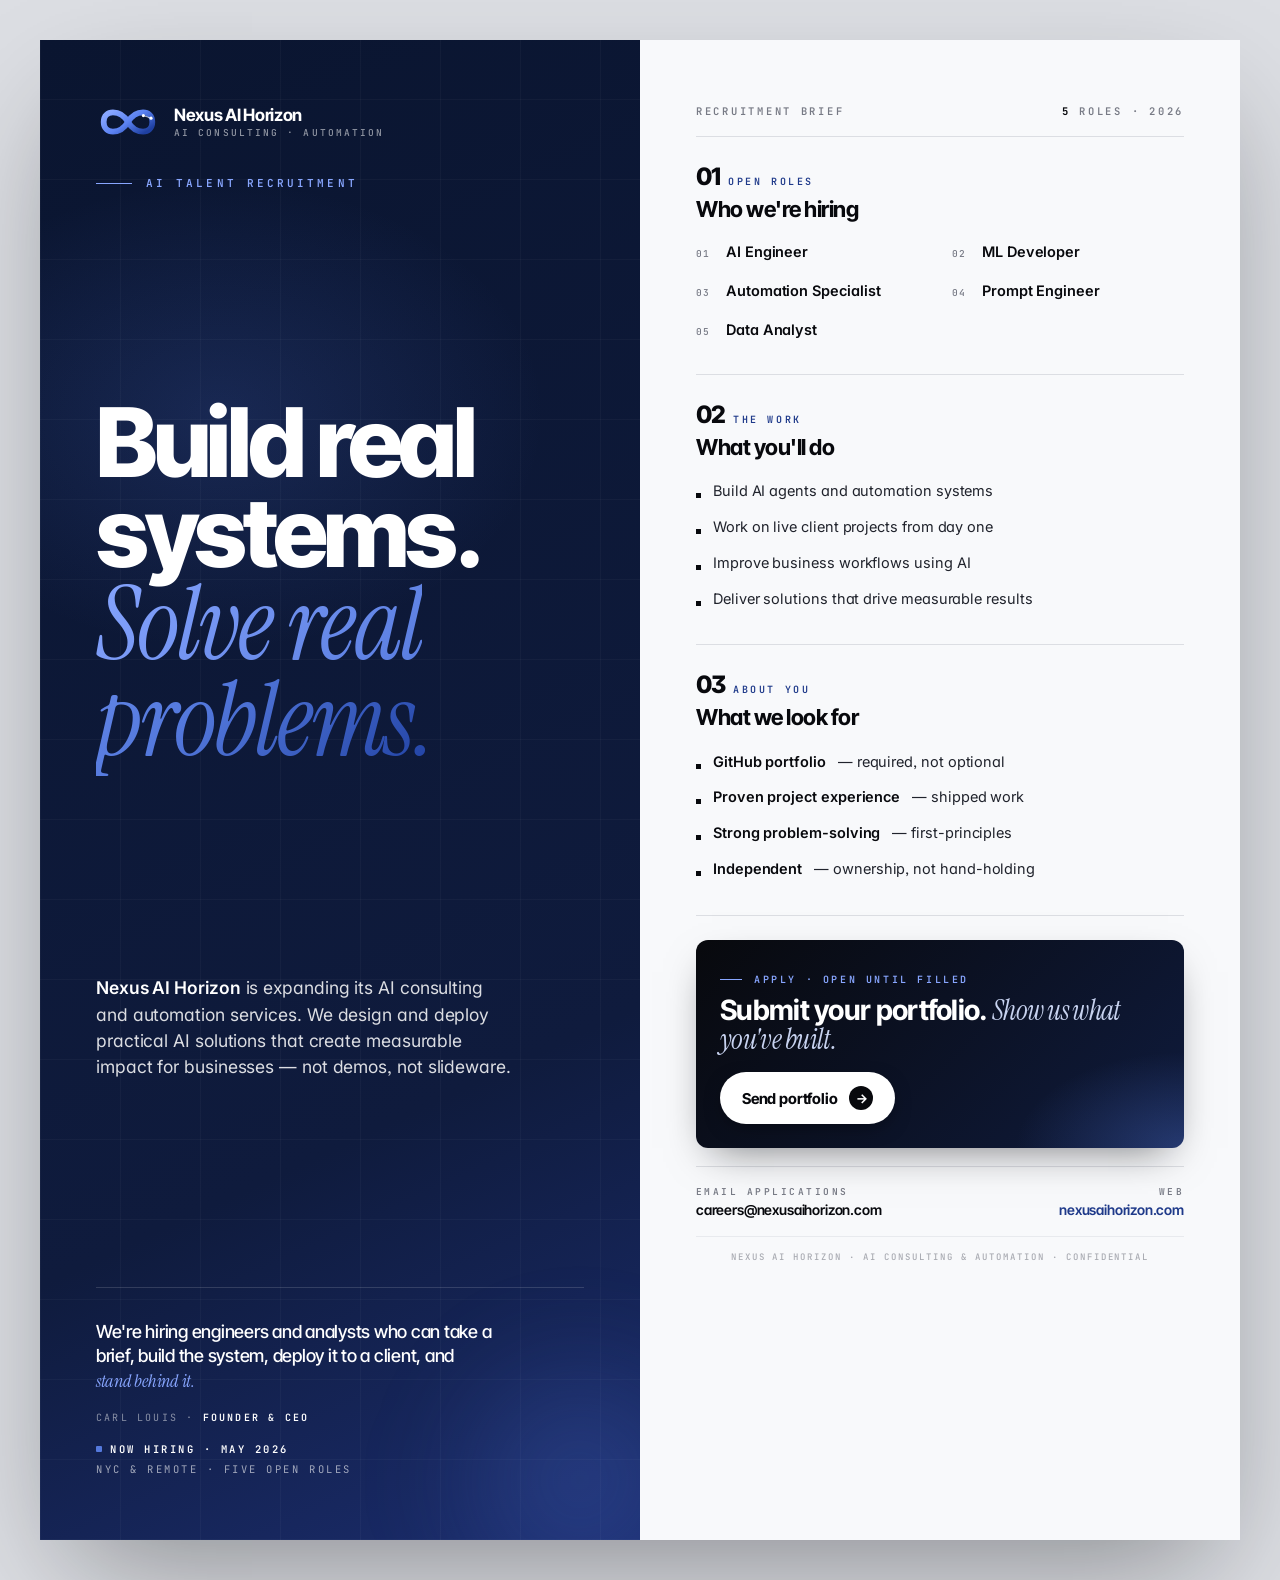
<file: recruitment-flyer-v3.html>
<!doctype html>
<html lang="en">
<head>
  <meta charset="utf-8" />
  <meta name="viewport" content="width=1200" />
  <title>Nexus AI Horizon — AI Talent Recruitment</title>

  <link rel="preconnect" href="https://fonts.googleapis.com" />
  <link rel="preconnect" href="https://fonts.gstatic.com" crossorigin />
  <link href="https://fonts.googleapis.com/css2?family=Inter:wght@300;400;500;600;700;800&family=Inter+Tight:wght@500;600;700;800;900&family=JetBrains+Mono:wght@400;500;600&family=Instrument+Serif:ital@0;1&display=swap" rel="stylesheet" />

  <style>
    :root {
      --navy:        #0A1530;
      --navy-2:      #0F1B3D;
      --signal:      #1F3A8A;
      --signal-2:    #5479DD;
      --ink:         #08090D;
      --text:        #20232C;
      --text-2:      #4A4D58;
      --text-3:      #777A85;
      --text-4:      #A8AAB1;
      --silver:      #C5C7CD;
      --silver-2:    #DCDEE3;
      --silver-3:    #E8EAEE;
      --paper:       #F8F9FB;
    }
    * { box-sizing: border-box; margin: 0; padding: 0; }
    @page { size: 1200px 1500px; margin: 0; }
    html, body {
      background: #DCDEE3;
      font-family: 'Inter', sans-serif;
      font-feature-settings: 'cv11', 'ss01', 'ss03';
      -webkit-font-smoothing: antialiased;
      text-rendering: optimizeLegibility;
    }
    body { display: grid; place-items: center; min-height: 100vh; padding: 40px 20px; }
    @media print {
      body { background: #fff; padding: 0; min-height: 0; display: block; }
      .flyer { box-shadow: none; }
    }

    .flyer {
      width: 1200px;
      height: 1500px;
      background: var(--paper);
      position: relative;
      overflow: hidden;
      box-shadow: 0 50px 120px -30px rgba(8,9,13,.4);
      color: var(--ink);
      display: grid;
      grid-template-columns: 1fr 1fr;
    }

    /* Left panel — dark hero */
    .left-panel {
      background:
        radial-gradient(500px 360px at 30% 25%, rgba(91,130,242,.16), transparent 65%),
        linear-gradient(155deg, var(--navy) 0%, var(--navy-2) 70%, #1B2D6E 100%);
      color: #fff;
      padding: 64px 56px;
      position: relative;
      overflow: hidden;
      display: flex; flex-direction: column; justify-content: space-between;
    }
    .left-panel::before {
      content: "";
      position: absolute; inset: 0;
      background:
        repeating-linear-gradient(0deg, rgba(255,255,255,.03) 0 1px, transparent 1px 80px),
        repeating-linear-gradient(90deg, rgba(255,255,255,.03) 0 1px, transparent 1px 80px);
      pointer-events: none;
    }
    .left-panel::after {
      content: "";
      position: absolute;
      bottom: -120px; right: -120px;
      width: 360px; height: 360px;
      background: radial-gradient(circle, rgba(84,121,221,.25), transparent 65%);
      filter: blur(40px);
      pointer-events: none;
    }

    .lp-top {
      position: relative; z-index: 2;
      display: flex; flex-direction: column; gap: 36px;
    }
    .lp-mark { display: inline-flex; align-items: center; gap: 14px; }
    .lp-mark .seal { width: 64px; height: 36px; }
    .lp-mark .seal svg { width: 100%; height: 100%; }
    .lp-mark .word {
      font-family: 'Inter Tight', sans-serif;
      font-size: 17px; font-weight: 700; color: #fff;
      letter-spacing: -0.018em; line-height: 1;
    }
    .lp-mark .word .small {
      display: block;
      font-family: 'JetBrains Mono', monospace;
      font-size: 9.5px; font-weight: 500;
      letter-spacing: .22em; text-transform: uppercase;
      color: rgba(255,255,255,.55); margin-top: 4px;
    }
    .lp-eyebrow {
      font-family: 'JetBrains Mono', monospace;
      font-size: 11px; font-weight: 600;
      letter-spacing: .28em; text-transform: uppercase;
      color: #88A6FF;
      display: inline-flex; align-items: center; gap: 14px;
    }
    .lp-eyebrow::before {
      content: ""; width: 36px; height: 1px; background: #88A6FF;
    }

    .lp-headline {
      position: relative; z-index: 2;
      font-family: 'Inter Tight', sans-serif;
      font-weight: 800;
      font-size: 96px;
      line-height: .94;
      letter-spacing: -0.045em;
      color: #fff;
      max-width: 11ch;
    }
    .lp-headline .accent {
      font-family: 'Instrument Serif', serif;
      font-weight: 400; font-style: italic;
      font-size: 102px;
      letter-spacing: -0.022em;
      background: linear-gradient(135deg, #88A6FF, #5479DD 60%, #1E3FA0);
      -webkit-background-clip: text;
      background-clip: text;
      color: transparent;
    }

    .lp-deck {
      position: relative; z-index: 2;
      max-width: 38ch;
      font-size: 17.5px; line-height: 1.5;
      color: rgba(255,255,255,.85);
      font-weight: 400;
      letter-spacing: -0.005em;
    }
    .lp-deck strong { color: #fff; font-weight: 600; }

    .lp-bottom {
      position: relative; z-index: 2;
      display: flex; flex-direction: column; gap: 18px;
      padding-top: 32px;
      border-top: 1px solid rgba(255,255,255,.14);
    }
    .lp-meta {
      font-family: 'JetBrains Mono', monospace;
      font-size: 10.5px; letter-spacing: .24em; text-transform: uppercase;
      color: rgba(255,255,255,.6);
      display: flex; flex-direction: column; gap: 6px;
    }
    .lp-meta .accent {
      color: #fff; font-weight: 600;
      display: inline-flex; align-items: center; gap: 8px;
    }
    .lp-meta .accent::before {
      content: ""; width: 6px; height: 6px;
      background: #5479DD; border-radius: 1px;
    }
    .lp-quote {
      font-family: 'Inter Tight', sans-serif;
      font-weight: 500;
      font-size: 18px;
      line-height: 1.35;
      letter-spacing: -0.014em;
      color: #fff;
      max-width: 36ch;
    }
    .lp-quote em {
      font-family: 'Instrument Serif', serif;
      font-style: italic;
      color: #88A6FF;
    }
    .lp-sig {
      font-family: 'JetBrains Mono', monospace;
      font-size: 10px; letter-spacing: .22em; text-transform: uppercase;
      color: rgba(255,255,255,.5);
    }
    .lp-sig .v { color: #fff; font-weight: 600; }

    /* Right panel — content */
    .right-panel {
      background: var(--paper);
      padding: 64px 56px;
      display: flex; flex-direction: column; gap: 0;
      position: relative;
    }

    .rp-header {
      font-family: 'JetBrains Mono', monospace;
      font-size: 10.5px; letter-spacing: .26em; text-transform: uppercase;
      color: var(--text-3);
      font-weight: 600;
      display: flex; justify-content: space-between; align-items: center;
      padding-bottom: 18px;
      border-bottom: 1px solid var(--silver-2);
    }
    .rp-header .lcount { color: var(--ink); font-weight: 700; }

    .block {
      padding: 28px 0;
      border-bottom: 1px solid var(--silver-2);
    }
    .block:last-child { border-bottom: 0; }
    .block .cap {
      font-family: 'JetBrains Mono', monospace;
      font-size: 10px; font-weight: 600;
      letter-spacing: .26em; text-transform: uppercase;
      color: var(--signal);
      display: flex; align-items: baseline; gap: 8px;
      margin-bottom: 8px;
    }
    .block .cap .num {
      font-family: 'Inter Tight', sans-serif;
      font-size: 24px; font-weight: 800;
      letter-spacing: -0.04em; text-transform: none;
      color: var(--ink); line-height: 1;
    }
    .block h3 {
      font-family: 'Inter Tight', sans-serif;
      font-size: 22px; font-weight: 700;
      letter-spacing: -0.022em; line-height: 1.1;
      color: var(--ink);
      margin-bottom: 14px;
    }
    .roles-grid {
      display: grid;
      grid-template-columns: 1fr 1fr;
      gap: 6px 24px;
    }
    .roles-grid li {
      list-style: none;
      font-family: 'Inter', sans-serif;
      font-size: 14.5px; font-weight: 500;
      color: var(--text);
      padding: 8px 0;
      letter-spacing: -0.005em;
      display: flex; align-items: baseline; gap: 8px;
    }
    .roles-grid li .lcount {
      font-family: 'JetBrains Mono', monospace;
      font-size: 9.5px; letter-spacing: .14em;
      color: var(--text-3);
      width: 22px; flex-shrink: 0;
    }
    .roles-grid li strong { color: var(--ink); font-weight: 600; }
    .block ul.full { list-style: none; }
    .block ul.full li {
      font-family: 'Inter', sans-serif;
      font-size: 14.5px; font-weight: 400;
      line-height: 1.5;
      color: var(--text);
      padding: 7px 0;
      letter-spacing: -0.005em;
      display: flex; align-items: baseline; gap: 12px;
    }
    .block ul.full li::before {
      content: ""; width: 5px; height: 5px;
      background: var(--ink);
      transform: translateY(2px);
      flex-shrink: 0;
    }
    .block ul.full li strong { color: var(--ink); font-weight: 600; }

    /* CTA in right panel */
    .rp-cta {
      margin-top: 24px;
      padding: 24px;
      background: linear-gradient(135deg, var(--ink) 0%, var(--navy-2) 100%);
      color: #fff;
      border-radius: 12px;
      box-shadow: 0 16px 40px -16px rgba(8,9,13,.55);
      position: relative; overflow: hidden;
    }
    .rp-cta::before {
      content: "";
      position: absolute; inset: 0;
      background: radial-gradient(280px 160px at 100% 100%, rgba(84,121,221,.32), transparent 60%);
    }
    .rp-cta-eyebrow {
      font-family: 'JetBrains Mono', monospace;
      font-size: 10px; font-weight: 600;
      letter-spacing: .26em; text-transform: uppercase;
      color: #88A6FF;
      display: inline-flex; align-items: center; gap: 12px;
      margin-bottom: 10px;
      position: relative; z-index: 1;
    }
    .rp-cta-eyebrow::before {
      content: ""; width: 22px; height: 1px; background: #88A6FF;
    }
    .rp-cta h2 {
      font-family: 'Inter Tight', sans-serif;
      font-size: 28px; font-weight: 700;
      letter-spacing: -0.025em; line-height: 1.05;
      color: #fff;
      margin-bottom: 18px;
      position: relative; z-index: 1;
    }
    .rp-cta h2 em {
      font-family: 'Instrument Serif', serif;
      font-weight: 400; font-style: italic;
      color: #C7D2EF;
    }
    .rp-button {
      display: inline-flex; align-items: center; gap: 12px;
      padding: 14px 22px;
      background: #fff;
      color: var(--ink);
      border-radius: 999px;
      font-family: 'Inter Tight', sans-serif;
      font-size: 15px; font-weight: 700;
      letter-spacing: -0.012em;
      box-shadow: 0 6px 20px -6px rgba(0,0,0,.5);
      position: relative; z-index: 1;
    }
    .rp-button .arr {
      display: inline-grid; place-items: center;
      width: 24px; height: 24px;
      border-radius: 999px;
      background: var(--ink);
      color: #fff; font-size: 13px;
    }

    .rp-contact {
      margin-top: 18px;
      padding-top: 18px;
      border-top: 1px solid var(--silver-2);
      display: grid;
      grid-template-columns: 1fr 1fr;
      gap: 16px;
    }
    .rp-contact .item { display: flex; flex-direction: column; gap: 3px; }
    .rp-contact .item .lab {
      font-family: 'JetBrains Mono', monospace;
      font-size: 9.5px; font-weight: 600;
      letter-spacing: .26em; text-transform: uppercase;
      color: var(--text-3);
    }
    .rp-contact .item .val {
      font-family: 'Inter Tight', sans-serif;
      font-size: 14px; font-weight: 600;
      color: var(--ink);
      letter-spacing: -0.012em;
    }
    .rp-contact .item:last-child .val { color: var(--signal); text-align: right; }
    .rp-contact .item:last-child { text-align: right; }

    .rp-footer {
      margin-top: 18px;
      padding-top: 14px;
      border-top: 1px solid var(--silver-3);
      font-family: 'JetBrains Mono', monospace;
      font-size: 9px; font-weight: 500;
      letter-spacing: .22em; text-transform: uppercase;
      color: var(--text-4);
      text-align: center;
    }
  </style>
</head>
<body>

  <article class="flyer">

    <!-- LEFT panel: dark hero -->
    <section class="left-panel">
      <div class="lp-top">
        <div class="lp-mark">
          <span class="seal" aria-hidden="true">
            <svg viewBox="0 0 100 56" xmlns="http://www.w3.org/2000/svg">
              <defs>
                <linearGradient id="lg3-h" x1="0%" y1="20%" x2="100%" y2="80%">
                  <stop offset="0%" stop-color="#88A6FF"/>
                  <stop offset="50%" stop-color="#5B82F2"/>
                  <stop offset="100%" stop-color="#1E3FA0"/>
                </linearGradient>
              </defs>
              <path d="M 12 28 C 12 8, 38 8, 50 28 C 62 48, 88 48, 88 28 C 88 8, 62 8, 50 28 C 38 48, 12 48, 12 28 Z"
                    fill="none" stroke="url(#lg3-h)" stroke-width="9" stroke-linecap="round" stroke-linejoin="round"/>
              <line x1="74" y1="18" x2="86" y2="22" stroke="#fff" stroke-width="1.2" opacity=".95"/>
              <circle cx="74" cy="18" r="2.4" fill="#fff"/>
              <circle cx="86" cy="22" r="2.4" fill="#fff"/>
            </svg>
          </span>
          <span class="word">Nexus AI Horizon<span class="small">AI Consulting · Automation</span></span>
        </div>
        <span class="lp-eyebrow">AI Talent Recruitment</span>
      </div>

      <h1 class="lp-headline">Build real systems.<br/><span class="accent">Solve real problems.</span></h1>

      <p class="lp-deck"><strong>Nexus AI Horizon</strong> is expanding its AI consulting and automation services. We design and deploy practical AI solutions that create measurable impact for businesses &mdash; not demos, not slideware.</p>

      <div class="lp-bottom">
        <p class="lp-quote">We're hiring engineers and analysts who can take a brief, build the system, deploy it to a client, and <em>stand behind it.</em></p>
        <span class="lp-sig">Carl Louis · <span class="v">Founder &amp; CEO</span></span>
        <div class="lp-meta">
          <span class="accent">Now Hiring · May 2026</span>
          <span>NYC &amp; Remote · Five Open Roles</span>
        </div>
      </div>
    </section>

    <!-- RIGHT panel: content -->
    <section class="right-panel">
      <div class="rp-header">
        <span>Recruitment Brief</span>
        <span><span class="lcount">5</span>&nbsp;Roles · 2026</span>
      </div>

      <div class="block">
        <span class="cap"><span class="num">01</span>Open roles</span>
        <h3>Who we're hiring</h3>
        <ul class="roles-grid">
          <li><span class="lcount">01</span><strong>AI Engineer</strong></li>
          <li><span class="lcount">02</span><strong>ML Developer</strong></li>
          <li><span class="lcount">03</span><strong>Automation Specialist</strong></li>
          <li><span class="lcount">04</span><strong>Prompt Engineer</strong></li>
          <li><span class="lcount">05</span><strong>Data Analyst</strong></li>
        </ul>
      </div>

      <div class="block">
        <span class="cap"><span class="num">02</span>The work</span>
        <h3>What you'll do</h3>
        <ul class="full">
          <li>Build AI agents and automation systems</li>
          <li>Work on live client projects from day one</li>
          <li>Improve business workflows using AI</li>
          <li>Deliver solutions that drive measurable results</li>
        </ul>
      </div>

      <div class="block">
        <span class="cap"><span class="num">03</span>About you</span>
        <h3>What we look for</h3>
        <ul class="full">
          <li><strong>GitHub portfolio</strong> &mdash; required, not optional</li>
          <li><strong>Proven project experience</strong> &mdash; shipped work</li>
          <li><strong>Strong problem-solving</strong> &mdash; first-principles</li>
          <li><strong>Independent</strong> &mdash; ownership, not hand-holding</li>
        </ul>
      </div>

      <div class="rp-cta">
        <span class="rp-cta-eyebrow">Apply · Open until filled</span>
        <h2>Submit your portfolio. <em>Show us what you've built.</em></h2>
        <span class="rp-button">Send portfolio <span class="arr">→</span></span>
      </div>

      <div class="rp-contact">
        <div class="item">
          <span class="lab">Email applications</span>
          <span class="val">careers@nexusaihorizon.com</span>
        </div>
        <div class="item">
          <span class="lab">Web</span>
          <span class="val">nexusaihorizon.com</span>
        </div>
      </div>

      <div class="rp-footer">
        Nexus AI Horizon · AI Consulting &amp; Automation · Confidential
      </div>
    </section>

  </article>

</body>
</html>
</file>
<file: assets/css/styles.css>
/* =========================================================================
   Nexus AI Horizon — light cinematic system
   Off-white base, deep electric blue signal, type-led, scroll-narrative.
   ========================================================================= */

/* --- Tokens ----------------------------------------------------------- */
:root {
  /* Neutrals are tinted toward the signal-blue hue (chroma ~0.005). Avoid pure #fff/#000. */
  --bg:           #FCFCFD;        /* near-white, faintly cool */
  --bg-alt:       #F4F5F8;        /* alternating cool-gray sections */
  --bg-soft:      #FAFAFC;        /* very subtle whisper */
  --surface:      #FCFCFD;
  --surface-2:    #F7F8FA;
  --surface-3:    #EBECF0;
  --border:       #E8EAEF;
  --border-2:     #D2D4DA;
  --border-3:     #BCBFC5;

  --ink:          #11121A;        /* near-black, faint blue cast */
  --ink-2:        #1E1F28;
  --text-2:       #494B55;
  --text-3:       #6D6F77;
  --text-4:       #999BA3;

  --signal:       #1F3A8A;        /* deep institutional blue (not neon) */
  --signal-2:     #2D4FBF;
  --signal-3:     #16306E;
  --signal-soft:  #E8EDF7;        /* tinted blue background */
  --signal-bg:    rgba(31,58,138,.06);
  --alert:        #B91C1C;        /* deeper red for missed-call values */
  --alert-bg:     rgba(185,28,28,.05);

  --container:    1280px;
  --gutter:       clamp(20px, 4vw, 56px);
  --section-y:    clamp(96px, 14vh, 200px);

  --ease:         cubic-bezier(.22,.61,.36,1);
  --ease-snap:    cubic-bezier(.16,1,.3,1);

  --grid-line:    rgba(17,17,17,.04);

  /* Stronger soft shadows — Apple/Stripe layering */
  --shadow-sm:    0 1px 2px rgba(17,17,17,.05), 0 0 0 1px rgba(17,17,17,.03);
  --shadow-md:    0 8px 32px -8px rgba(17,17,17,.10), 0 2px 6px -2px rgba(17,17,17,.06);
  --shadow-lg:    0 32px 64px -24px rgba(17,17,17,.20), 0 8px 16px -8px rgba(17,17,17,.10);
  --shadow-card:  0 1px 3px rgba(17,17,17,.06), 0 1px 2px rgba(17,17,17,.04);
  --shadow-card-h:0 12px 32px -8px rgba(31,58,138,.18), 0 4px 8px -4px rgba(17,17,17,.06);
}

/* --- Section background alternation ------------------------------- */
.bg-white { background: var(--bg); }
.bg-soft  { background: var(--bg-soft); }
.bg-gray  { background: var(--bg-alt); }
section[class*="section"] { position: relative; }

/* --- Reset ------------------------------------------------------------ */
*, *::before, *::after { box-sizing: border-box; }
html, body { margin: 0; padding: 0; }
img, svg, video { display: block; max-width: 100%; }
button { font: inherit; color: inherit; background: none; border: 0; cursor: pointer; }
a { color: inherit; text-decoration: none; }
input, textarea, select { font: inherit; color: inherit; }

/* --- Base ------------------------------------------------------------- */
html { scroll-behavior: smooth; -webkit-text-size-adjust: 100%; }
body {
  font-family: 'Geist', 'Inter', -apple-system, system-ui, sans-serif;
  font-feature-settings: 'ss01','ss02','ss03','cv11';
  font-weight: 400;
  font-size: 16px;
  line-height: 1.5;
  color: var(--ink);
  background: var(--bg);
  -webkit-font-smoothing: antialiased;
  text-rendering: optimizeLegibility;
  overflow-x: hidden;
}
::selection { background: var(--signal); color: #fff; }

/* --- Type ------------------------------------------------------------- */
.mono { font-family: 'Geist Mono', ui-monospace, Menlo, monospace; font-size: 11px; letter-spacing: .12em; text-transform: uppercase; }
.serif-i { font-family: 'Instrument Serif', serif; font-style: italic; font-weight: 400; letter-spacing: -0.02em; }

h1, h2, h3, h4 { margin: 0; font-weight: 600; line-height: 1; letter-spacing: -0.04em; color: var(--ink); }
h1 { font-size: clamp(56px, 10vw, 168px); font-weight: 600; letter-spacing: -0.05em; }
h2 { font-size: clamp(40px, 6.4vw, 96px); font-weight: 600; letter-spacing: -0.04em; line-height: .96; }
h3 { font-size: clamp(24px, 2.6vw, 36px); font-weight: 600; letter-spacing: -0.025em; line-height: 1.05; }
h4 { font-size: 18px; font-weight: 600; letter-spacing: -0.015em; line-height: 1.25; }
p  { margin: 0; }

.lede {
  font-size: clamp(18px, 1.4vw, 22px);
  line-height: 1.45;
  color: var(--text-2);
  max-width: 60ch;
  font-weight: 400;
  letter-spacing: -0.01em;
}

/* --- Layout ----------------------------------------------------------- */
.container { width: 100%; max-width: var(--container); margin-inline: auto; padding-inline: var(--gutter); position: relative; }
.section { padding-block: var(--section-y); }
.section--tight { padding-block: clamp(64px, 8vh, 120px); }
.rule { height: 1px; background: var(--border); border: 0; margin: 0; }
.rule-2 { height: 1px; background: var(--border-2); border: 0; margin: 0; }

/* --- Eyebrow / mono label -------------------------------------------- */
.eyebrow {
  display: inline-flex; align-items: center; gap: 10px;
  font-family: 'Geist Mono', monospace; font-size: 11px;
  letter-spacing: .14em; text-transform: uppercase; color: var(--text-2);
  padding: 0; border: 0; background: none; border-radius: 0;
}
.eyebrow .dot { width: 6px; height: 6px; background: var(--signal); border-radius: 999px; box-shadow: 0 0 6px rgba(0,66,255,.5); }
.eyebrow.signal { color: var(--signal); }

/* --- Buttons --------------------------------------------------------- */
.btn {
  display: inline-flex; align-items: center; gap: 12px;
  font-family: 'Geist', sans-serif; font-size: 14px; font-weight: 500;
  letter-spacing: -0.01em;
  padding: 14px 22px;
  border: 1px solid var(--border-2);
  background: var(--surface); color: var(--ink);
  border-radius: 999px;
  transition: background .2s var(--ease), color .2s var(--ease), border-color .2s var(--ease), transform .15s var(--ease);
}
.btn:hover { background: var(--ink); color: var(--bg); border-color: var(--ink); }
.btn:active { transform: scale(.98); }
.btn .arrow { transition: transform .25s var(--ease); }
.btn:hover .arrow { transform: translateX(3px); }

.btn.signal { background: var(--signal); color: #fff; border-color: var(--signal); font-weight: 500; }
.btn.signal:hover { background: var(--signal-3); border-color: var(--signal-3); color: #fff; }

.btn.solid { background: var(--ink); color: var(--bg); border-color: var(--ink); }
.btn.solid:hover { background: var(--signal); border-color: var(--signal); color: #fff; }

.btn.ghost { background: transparent; color: var(--ink); border-color: var(--border-2); }
.btn.ghost:hover { border-color: var(--ink); background: var(--surface); color: var(--ink); }

.btn.play { padding-left: 18px; }
.btn.play .play-icon { width: 18px; height: 18px; border-radius: 999px; background: var(--surface); color: var(--signal); display: inline-grid; place-items: center; font-size: 9px; }
.btn.signal .play-icon { background: #fff; color: var(--signal); }
.btn:not(.signal) .play-icon { background: var(--signal); color: #fff; }

/* old aliases */
.btn--primary, .btn--accent { display: inline-flex; align-items: center; gap: 12px; padding: 14px 22px; border-radius: 999px; background: var(--signal); color: #fff; border: 1px solid var(--signal); font-weight: 500; font-size: 14px; transition: background .2s var(--ease); }
.btn--primary:hover, .btn--accent:hover { background: var(--signal-3); }
.btn--ghost { display: inline-flex; align-items: center; gap: 12px; padding: 14px 22px; border-radius: 999px; background: transparent; color: var(--ink); border: 1px solid var(--border-2); font-weight: 500; font-size: 14px; transition: background .2s var(--ease), border-color .2s var(--ease); }
.btn--ghost:hover { background: var(--surface); border-color: var(--ink); }
.hero-actions, .actions { display: flex; gap: 12px; flex-wrap: wrap; }
.link-arrow { display: inline-flex; align-items: center; gap: 8px; color: var(--signal); font-weight: 500; border-bottom: 1px solid var(--signal); padding-bottom: 2px; }
.link-arrow:hover .arrow { transform: translateX(3px); }
.link-arrow .arrow { transition: transform .3s var(--ease); }

/* --- Masthead --------------------------------------------------------- */
.masthead {
  position: sticky; top: 0; z-index: 100;
  background: rgba(250,250,250,.78);
  backdrop-filter: blur(16px) saturate(140%);
  -webkit-backdrop-filter: blur(16px) saturate(140%);
  border-bottom: 1px solid var(--border);
}
.masthead-inner {
  display: grid; grid-template-columns: auto 1fr auto;
  align-items: center; gap: 32px;
  padding-block: 14px;
}
.mark { display: inline-flex; align-items: center; gap: 10px; }
.mark .seal {
  width: 36px; height: 24px;
  background: url('../img/logo-mark.svg') center/contain no-repeat;
  font-size: 0; color: transparent;
  flex: 0 0 auto;
}
.mark .word { font-family: 'Geist', sans-serif; font-size: 15px; font-weight: 500; letter-spacing: -0.015em; color: var(--ink); line-height: 1; }
.mark .word .small { display: none; }

.edition { display: none; }

.mast-nav { display: flex; gap: 28px; align-items: center; }
.mast-nav a {
  font-family: 'Geist', sans-serif; font-size: 14px; font-weight: 400;
  color: var(--text-2); text-transform: none; letter-spacing: -0.01em;
  border-bottom: 1px solid transparent;
  padding-bottom: 2px;
  transition: color .2s var(--ease);
}
.mast-nav a:hover { color: var(--ink); }
.mast-nav .demo {
  background: var(--ink); color: var(--bg);
  border: 0; border-radius: 999px;
  padding: 8px 16px; font-weight: 500; font-size: 13px;
  letter-spacing: -0.01em; transition: background .2s var(--ease);
}
.mast-nav .demo:hover { background: var(--signal); border-bottom-color: transparent; color: #fff; }

.mast-burger { display: none; }
@media (max-width: 980px) {
  .masthead-inner { grid-template-columns: auto 1fr auto; }
  .mast-nav { display: none; }
  .mast-burger {
    display: inline-flex; align-items: center; gap: 10px;
    font-family: 'Geist Mono', monospace; font-size: 11px; letter-spacing: .14em;
    text-transform: uppercase; padding: 9px 14px; color: var(--ink);
    border: 1px solid var(--border-2); border-radius: 999px;
  }
  body.menu-open { overflow: hidden; }
  body.menu-open .mobile-menu { transform: none; opacity: 1; visibility: visible; }
}

.mobile-menu {
  position: fixed; inset: 0; background: var(--bg); z-index: 200;
  padding: 28px var(--gutter);
  transform: translateY(-12px); opacity: 0; visibility: hidden;
  transition: opacity .3s var(--ease), transform .3s var(--ease), visibility .3s;
  overflow-y: auto;
}
.mobile-menu .mob-top { display: flex; justify-content: space-between; align-items: center; padding-bottom: 24px; border-bottom: 1px solid var(--border); margin-bottom: 24px; }
.mobile-menu .mob-close { font-family: 'Geist Mono', monospace; font-size: 11px; letter-spacing: .14em; text-transform: uppercase; padding: 9px 14px; border: 1px solid var(--border-2); border-radius: 999px; color: var(--ink); }
.mobile-menu .mob-link { display: block; font-family: 'Geist', sans-serif; font-weight: 500; font-size: 28px; letter-spacing: -0.025em; padding: 16px 0; border-bottom: 1px solid var(--border); color: var(--ink); }
.mobile-menu .label { font-family: 'Geist Mono', monospace; font-size: 11px; letter-spacing: .14em; text-transform: uppercase; color: var(--text-2); }

/* --- HOMEPAGE: HERO — premium light gradient + animated background ----- */
.hero-cinema {
  position: relative;
  padding-top: 32px; padding-bottom: 112px;
  border-bottom: 1px solid var(--border);
  overflow: hidden;
  background:
    radial-gradient(ellipse 80% 60% at 80% 20%, rgba(31,58,138,.08) 0%, transparent 60%),
    radial-gradient(ellipse 90% 70% at 20% 80%, rgba(232,237,247,.55) 0%, transparent 55%),
    linear-gradient(180deg, var(--bg) 0%, #FAFBFD 40%, #F4F6FB 100%);
}
.hero-cinema::before {
  content: ""; position: absolute; inset: 0; pointer-events: none; z-index: 0;
  background-image:
    linear-gradient(var(--grid-line) 1px, transparent 1px),
    linear-gradient(90deg, var(--grid-line) 1px, transparent 1px);
  background-size: 80px 80px;
  mask-image: radial-gradient(ellipse at 50% 40%, black 0%, transparent 65%);
  -webkit-mask-image: radial-gradient(ellipse at 50% 40%, black 0%, transparent 65%);
}
.hero-cinema::after {
  content: ""; position: absolute; left: 0; right: 0; top: 12%; height: 240px; pointer-events: none;
  background:
    linear-gradient(90deg, transparent 0%, rgba(31,58,138,.05) 30%, rgba(31,58,138,.10) 50%, rgba(31,58,138,.05) 70%, transparent 100%);
  filter: blur(60px);
  opacity: .85;
  animation: hero-drift 14s ease-in-out infinite;
}
@keyframes hero-drift {
  0%, 100% { transform: translateX(-5%) translateY(0); opacity: .85; }
  50%      { transform: translateX(5%) translateY(20px); opacity: .55; }
}
.hero-bg { display: none; }

.hero-cinema .container { position: relative; z-index: 3; }

.hero-stamp {
  display: flex; gap: 28px; flex-wrap: wrap; align-items: center;
  font-family: 'Geist Mono', monospace; font-size: 11px; letter-spacing: .14em;
  text-transform: uppercase; color: var(--text-3);
  padding-bottom: 32px; border-bottom: 1px solid var(--border);
  margin-bottom: 56px;
}
.hero-stamp .live { color: var(--signal); display: inline-flex; align-items: center; gap: 8px; }
.hero-stamp .live::before {
  content: ""; width: 7px; height: 7px; background: var(--signal); border-radius: 999px;
  box-shadow: 0 0 8px rgba(0,66,255,.5);
  animation: pulse 1.6s ease-in-out infinite;
}
@keyframes pulse { 0%,100% { opacity: 1; } 50% { opacity: .35; } }

.hero-cinema h1 {
  font-size: clamp(56px, 11vw, 184px);
  letter-spacing: -0.05em;
  line-height: .9;
  font-weight: 600;
  max-width: 14ch;
  color: var(--ink);
}
.hero-cinema h1 .word {
  display: inline-block; opacity: 0; transform: translateY(40px);
  animation: word-rise .8s var(--ease-snap) forwards;
}
.hero-cinema h1 .word:nth-child(1) { animation-delay: .05s; }
.hero-cinema h1 .word:nth-child(2) { animation-delay: .15s; }
.hero-cinema h1 .word:nth-child(3) { animation-delay: .25s; }
.hero-cinema h1 .word:nth-child(4) { animation-delay: .55s; }
.hero-cinema h1 .word:nth-child(5) { animation-delay: .65s; }
.hero-cinema h1 .word:nth-child(6) { animation-delay: .75s; }
.hero-cinema h1 .word.signal { color: var(--signal); }
.hero-cinema h1 .word.italic { font-family: 'Instrument Serif', serif; font-style: italic; font-weight: 400; letter-spacing: -0.025em; color: var(--ink-2); }
@keyframes word-rise { to { opacity: 1; transform: none; } }

.hero-cinema .sub {
  margin-top: 36px;
  font-size: clamp(18px, 1.6vw, 24px);
  line-height: 1.4;
  color: var(--text-2);
  max-width: 52ch;
  letter-spacing: -0.015em;
  opacity: 0; transform: translateY(20px);
  animation: word-rise .8s var(--ease-snap) .9s forwards;
}
.hero-cinema .actions {
  margin-top: 44px;
  display: flex; gap: 12px; flex-wrap: wrap;
  opacity: 0; transform: translateY(20px);
  animation: word-rise .8s var(--ease-snap) 1.05s forwards;
}

/* Hero industries-served chip row */
.hero-served {
  margin-top: 56px; padding-top: 28px;
  border-top: 1px solid var(--border);
  list-style: none; padding-inline: 0;
  display: flex; flex-wrap: wrap; gap: 8px;
  opacity: 0; transform: translateY(20px);
  animation: word-rise .8s var(--ease-snap) 1.2s forwards;
}
.hero-served li { display: inline-flex; }
.hero-served li span {
  display: inline-block;
  font-family: 'Geist Mono', monospace;
  font-size: 11px; letter-spacing: .12em; text-transform: uppercase;
  color: var(--text-2);
  padding: 8px 14px;
  background: var(--surface);
  border: 1px solid var(--border);
  border-radius: 999px;
  transition: border-color .2s var(--ease), color .2s var(--ease);
}
.hero-served li:hover span { color: var(--ink); border-color: var(--border-3); }

/* Trust strip below hero */
.trust-bar {
  position: relative; z-index: 4;
  border-top: 1px solid var(--border);
  border-bottom: 1px solid var(--border);
  background: var(--surface);
  padding: 16px 0;
  font-family: 'Geist Mono', monospace; font-size: 12px;
  letter-spacing: .1em; text-transform: uppercase;
}
.trust-bar .container { display: flex; gap: 56px; align-items: center; flex-wrap: wrap; justify-content: space-between; }
.trust-bar .group { display: flex; gap: 32px; align-items: center; flex-wrap: wrap; }
.trust-bar .stat { color: var(--text-2); }
.trust-bar .stat .sig { color: var(--signal); font-weight: 600; margin-right: 6px; }
.trust-bar .pulse {
  width: 8px; height: 8px; background: var(--signal); border-radius: 999px;
  box-shadow: 0 0 10px rgba(0,66,255,.5); display: inline-block; vertical-align: middle; margin-right: 8px;
  animation: pulse 1.6s ease-in-out infinite;
}

/* --- Hero video banner (framed cinematic loop at top of hero) -------- */
.hero-video {
  margin: 0 0 64px;
  border-radius: 20px;
  overflow: hidden;
  position: relative;
  aspect-ratio: 21 / 9;
  border: 1px solid var(--border);
  background: var(--ink);
  box-shadow: var(--shadow-lg);
}
@media (max-width: 700px) { .hero-video { aspect-ratio: 4 / 5; margin-bottom: 48px; } }
.hero-video img.poster, .hero-video video {
  position: absolute; inset: 0; width: 100%; height: 100%; object-fit: cover;
  display: block;
}
.hero-video img.poster { z-index: 0; filter: grayscale(60%) contrast(108%) brightness(.85); }
.hero-video video { z-index: 1; filter: grayscale(60%) contrast(108%) brightness(.85); }
.hero-video::before {
  content: ""; position: absolute; inset: 0; z-index: 2; pointer-events: none;
  background:
    linear-gradient(180deg, rgba(10,10,10,.05) 0%, rgba(10,10,10,.55) 100%),
    radial-gradient(ellipse at 30% 30%, rgba(0,66,255,.18) 0%, transparent 60%);
}
.hero-video .overlay {
  position: absolute; inset: 0; z-index: 3;
  display: flex; flex-direction: column; justify-content: space-between;
  padding: clamp(24px, 3vw, 40px);
  color: #fff;
}
.hero-video .top {
  display: flex; justify-content: space-between; gap: 16px; flex-wrap: wrap;
  font-family: 'Geist Mono', monospace; font-size: 11px; letter-spacing: .14em; text-transform: uppercase;
  color: rgba(255,255,255,.85);
}
.hero-video .top .live { display: inline-flex; align-items: center; gap: 8px; color: var(--signal-2); }
.hero-video .top .live::before {
  content: ""; width: 7px; height: 7px; background: var(--signal-2); border-radius: 999px;
  box-shadow: 0 0 8px var(--signal-2); animation: pulse 1.6s ease-in-out infinite;
}
.hero-video .bottom {
  display: flex; align-items: end; justify-content: space-between; gap: 24px; flex-wrap: wrap;
}
.hero-video .caption {
  font-family: 'Instrument Serif', serif; font-style: italic;
  font-size: clamp(20px, 2vw, 32px); line-height: 1.15; letter-spacing: -0.015em;
  max-width: 32ch; color: #fff;
}
.hero-video .meta {
  font-family: 'Geist Mono', monospace; font-size: 11px; letter-spacing: .14em; text-transform: uppercase;
  color: rgba(255,255,255,.7);
}

/* --- INDUSTRY EXAMPLES — 4-up grid showing concrete use per vertical -- */
.ind-examples { background: var(--bg-alt); border-top: 1px solid var(--border); border-bottom: 1px solid var(--border); }
.ind-examples .ind-ex {
  background: var(--surface); box-shadow: var(--shadow-card);
  transition: border-color .3s var(--ease), box-shadow .3s var(--ease), transform .3s var(--ease);
  overflow: hidden;
  padding: 0;
  display: flex; flex-direction: column;
  border-radius: 14px;
}
.ind-examples .ind-ex:hover { box-shadow: var(--shadow-card-h); transform: translateY(-3px); border-color: var(--signal); }
.ind-examples .ind-ex:hover .ex-media video,
.ind-examples .ind-ex:hover .ex-media img { transform: scale(1.06); filter: grayscale(40%) contrast(112%) brightness(.85); }

/* Industry illustration plate at top of each card — bespoke gradient + SVG */
.ind-ex .ex-media {
  position: relative; aspect-ratio: 16 / 9; overflow: hidden;
  background: var(--ink);
  border-bottom: 1px solid var(--border);
}
.ind-ex .ex-media video, .ind-ex .ex-media img {
  position: absolute; inset: 0; width: 100%; height: 100%; object-fit: cover;
  filter: grayscale(60%) contrast(108%) brightness(.7);
  transition: transform 1s var(--ease), filter .5s var(--ease);
  z-index: 0;
}
/* The dark gradient overlay was needed when ex-media had a video.
   Now that ex-illo is bespoke gradients, it would darken the watermark numeral. */
.ind-ex .ex-media::after { content: none; }

/* Gradient backgrounds + decorative SVG per industry */
.ex-illo {
  position: absolute; inset: 0; overflow: hidden;
  display: grid; place-items: center;
  z-index: 0;
}
.ex-illo svg.deco-illo {
  position: absolute; inset: 0; width: 100%; height: 100%; display: block;
  z-index: 1;
}

/* Editorial illustration system — Pentagram-style minimal: single huge
   italic Roman numeral on a sophisticated gradient + one precise icon.
   Restrained. Institutional. No cartoons. */

.ex-illo {
  position: absolute; inset: 0; overflow: hidden;
  z-index: 0;
}
.ex-illo .num-bg {
  position: absolute; inset: 0; display: grid; place-items: center;
  font-family: 'Instrument Serif', 'Fraunces', serif;
  font-style: italic;
  font-size: clamp(180px, 30vw, 320px);
  line-height: 1; letter-spacing: -0.02em;
  font-weight: 400;
  pointer-events: none;
  z-index: 0;
}
.ex-illo .num-bg span { display: block; transform: translateY(8%); }

/* Top-left mono code label — accent dot now lives INSIDE the code so it
   can never collide with the descriptor row at the bottom. */
.ex-illo .code {
  position: absolute; top: 16px; left: 18px;
  display: inline-flex; align-items: center; gap: 8px;
  max-width: calc(100% - 84px);     /* always leave room for top-right icon */
  font-family: 'Geist Mono', monospace; font-size: 10px; font-weight: 600;
  letter-spacing: .18em; text-transform: uppercase;
  white-space: nowrap; overflow: hidden; text-overflow: ellipsis;
  padding: 6px 12px; border-radius: 999px;
  background: rgba(0,0,0,.32); backdrop-filter: blur(6px);
  -webkit-backdrop-filter: blur(6px);
  z-index: 2;
}
.ex-illo .code .dash { opacity: .55; margin: 0 6px; }

/* Bottom descriptor — single line, ellipsis on overflow */
.ex-illo .descriptor {
  position: absolute; bottom: 14px; left: 18px; right: 18px;
  display: flex; justify-content: space-between; align-items: center;
  gap: 16px;
  font-family: 'Geist Mono', monospace; font-size: 10px; font-weight: 500;
  letter-spacing: .14em; text-transform: uppercase;
  z-index: 2;
  padding: 8px 12px; border-radius: 8px;
  background: rgba(0,0,0,.32); backdrop-filter: blur(6px);
  -webkit-backdrop-filter: blur(6px);
}
.ex-illo .descriptor span {
  white-space: nowrap; overflow: hidden; text-overflow: ellipsis;
  min-width: 0;
}
.ex-illo .descriptor span:last-child { text-align: right; }

/* Top-right precision icon */
.ex-illo .icon-mark {
  position: absolute; top: 16px; right: 18px;
  width: 42px; height: 42px;
  padding: 9px; border-radius: 10px;
  background: rgba(0,0,0,.32); backdrop-filter: blur(6px);
  -webkit-backdrop-filter: blur(6px);
  z-index: 2;
}
.ex-illo .icon-mark svg { width: 100%; height: 100%; display: block; stroke-linecap: round; stroke-linejoin: round; fill: none; }

/* Accent dot now leads the code label — guaranteed never to collide */
.ex-illo .accent-dot {
  width: 6px; height: 6px; border-radius: 999px;
  flex-shrink: 0;
  animation: pulse 1.6s ease-in-out infinite;
}
.ex-illo::after { content: none; } /* removed the vertical hairline */

/* Ambient looping video sits BEHIND the numeral, tinted to match the gradient.
   mix-blend-mode preserves the gradient color while letting motion through. */
.ex-illo .ambient {
  position: absolute; inset: 0; width: 100%; height: 100%;
  object-fit: cover;
  z-index: 0;
  opacity: .55;
  mix-blend-mode: luminosity;
  filter: grayscale(100%) contrast(105%) brightness(.7);
  pointer-events: none;
}
.ex-illo .num-bg { z-index: 1; }
.ex-illo .code,
.ex-illo .descriptor,
.ex-illo .icon-mark,
.ex-illo .accent-dot { z-index: 4; }

/* Per-industry video tint — videos are now the dominant background element */
.ex-illo--emergency .ambient { filter: contrast(108%) brightness(.65) saturate(.9); opacity: .92; mix-blend-mode: normal; }
.ex-illo--property  .ambient { filter: contrast(108%) brightness(.7)  saturate(.9); opacity: .92; mix-blend-mode: normal; }
.ex-illo--moving    .ambient { filter: contrast(108%) brightness(.7)  saturate(.95); opacity: .92; mix-blend-mode: normal; }
.ex-illo--financial .ambient { filter: contrast(110%) brightness(.6)  saturate(.85); opacity: .92; mix-blend-mode: normal; }

@media (prefers-reduced-motion: reduce) {
  .ex-illo .ambient { display: none; }
}

/* 01 Emergency — refined deep slate with subtle ember warmth */
.ex-illo--emergency {
  background:
    radial-gradient(ellipse 60% 50% at 80% 30%, rgba(255,170,100,.18) 0%, transparent 60%),
    linear-gradient(160deg, #1A1F2C 0%, #1F2230 45%, #2A1F1F 100%);
  color: #F5E6D3;
}
.ex-illo--emergency .num-bg { color: rgba(255,200,150,.22); }
.ex-illo--emergency .icon-mark svg { stroke: rgba(255,210,170,.85); stroke-width: 1.4; }
.ex-illo--emergency .accent-dot { background: #FFB87A; box-shadow: 0 0 8px rgba(255,184,122,.6); }

/* 02 Property — cool slate-blue, refined */
.ex-illo--property {
  background:
    radial-gradient(ellipse 60% 50% at 75% 35%, rgba(160,190,240,.18) 0%, transparent 60%),
    linear-gradient(160deg, #1B2542 0%, #1E2B4D 45%, #1A2944 100%);
  color: #E0E8F5;
}
.ex-illo--property .num-bg { color: rgba(200,220,255,.22); }
.ex-illo--property .icon-mark svg { stroke: rgba(220,232,250,.9); stroke-width: 1.4; }
.ex-illo--property .accent-dot { background: #A8C5F0; box-shadow: 0 0 8px rgba(168,197,240,.6); }

/* 03 Moving — refined warm earth, more muted than before */
.ex-illo--moving {
  background:
    radial-gradient(ellipse 60% 50% at 25% 30%, rgba(220,180,140,.16) 0%, transparent 55%),
    linear-gradient(160deg, #221A14 0%, #2A211A 45%, #2E2520 100%);
  color: #E8D9C3;
}
.ex-illo--moving .num-bg { color: rgba(232,217,195,.22); }
.ex-illo--moving .icon-mark svg { stroke: rgba(232,217,195,.9); stroke-width: 1.4; }
.ex-illo--moving .accent-dot { background: #D4B896; box-shadow: 0 0 8px rgba(212,184,150,.55); }

/* 04 Financial — deep navy with subtle champagne */
.ex-illo--financial {
  background:
    radial-gradient(ellipse 55% 50% at 78% 30%, rgba(220,180,130,.14) 0%, transparent 60%),
    linear-gradient(160deg, #0E1726 0%, #122039 50%, #0F1A2E 100%);
  color: #E8DDC4;
}
.ex-illo--financial .num-bg { color: rgba(232,221,196,.22); }
.ex-illo--financial .icon-mark svg { stroke: #DCC09A; stroke-width: 1.4; }
.ex-illo--financial .accent-dot { background: #DCC09A; box-shadow: 0 0 8px rgba(220,192,154,.6); }
.ind-ex .ex-media .ex-tag {
  position: absolute; top: 16px; left: 16px; z-index: 2;
  display: inline-flex; align-items: center; gap: 8px;
  padding: 6px 12px; border-radius: 999px;
  background: rgba(255,255,255,.18); border: 1px solid rgba(255,255,255,.28);
  backdrop-filter: blur(8px); -webkit-backdrop-filter: blur(8px);
  font-family: 'Geist Mono', monospace; font-size: 10px; letter-spacing: .14em; text-transform: uppercase;
  color: #FFF; font-weight: 600;
}
.ind-ex .ex-media .ex-tag .live-dot { width: 6px; height: 6px; border-radius: 999px; background: var(--signal-2); box-shadow: 0 0 6px var(--signal-2); animation: pulse 1.6s ease-in-out infinite; }
.ind-ex .ex-media .ex-place {
  position: absolute; bottom: 16px; left: 16px; z-index: 2;
  font-family: 'Geist Mono', monospace; font-size: 10px; letter-spacing: .14em; text-transform: uppercase;
  color: rgba(255,255,255,.85);
}
.ind-ex .ex-body { padding: 28px 32px 32px; display: flex; flex-direction: column; gap: 16px; flex: 1; }
.ind-ex .ex-head { display: flex; justify-content: space-between; align-items: baseline; gap: 16px; flex-wrap: wrap; }
.ind-ex .ex-result { margin-top: auto; }

/* --- LIVE NETWORK SECTION — animated NYC borough map (light theme) -- */
.live-network {
  background: var(--bg);
  border-top: 1px solid var(--border); border-bottom: 1px solid var(--border);
  position: relative;
}
.live-network::before {
  content: ""; position: absolute; inset: 0; pointer-events: none;
  background-image:
    linear-gradient(var(--grid-line) 1px, transparent 1px),
    linear-gradient(90deg, var(--grid-line) 1px, transparent 1px);
  background-size: 64px 64px;
  -webkit-mask-image: radial-gradient(ellipse at 50% 50%, black 0%, transparent 75%);
          mask-image: radial-gradient(ellipse at 50% 50%, black 0%, transparent 75%);
}
.live-network .container { position: relative; z-index: 1; }
.network-grid { display: grid; grid-template-columns: 1fr 1.3fr; gap: 80px; align-items: center; margin-top: 40px; }
@media (max-width: 900px) { .network-grid { grid-template-columns: 1fr; gap: 40px; } }
.network-text h2 { letter-spacing: -0.04em; max-width: 14ch; }
.network-text .lede { margin-top: 24px; max-width: 50ch; }
.network-stats { margin-top: 36px; display: grid; grid-template-columns: repeat(3, auto); gap: 36px; }
.network-stats .num {
  font-family: 'Geist', sans-serif; font-weight: 600;
  font-size: clamp(36px, 4vw, 56px); letter-spacing: -0.04em; line-height: 1;
  color: var(--signal);
}
.network-stats .lab { font-family: 'Geist Mono', monospace; font-size: 10px; letter-spacing: .14em; text-transform: uppercase; color: var(--text-3); margin-top: 8px; }

.network-ticker {
  margin-top: 24px;
  display: flex; gap: 12px; align-items: center;
  font-family: 'Geist Mono', monospace; font-size: 11px; letter-spacing: .12em; text-transform: uppercase; color: var(--text-2);
}
.network-ticker .pulse {
  width: 8px; height: 8px; border-radius: 999px; background: var(--signal);
  box-shadow: 0 0 8px var(--signal); animation: pulse 1.6s ease-in-out infinite;
}

.borough-map-light {
  position: relative;
  background: linear-gradient(180deg, var(--surface) 0%, var(--bg-soft) 100%);
  border: 1px solid var(--border);
  border-radius: 16px;
  padding: 16px;
  aspect-ratio: 5/4;
  box-shadow: var(--shadow-card);
}
.borough-map-light svg { width: 100%; height: 100%; display: block; }
.borough-map-light .land { fill: #ECEFF6; stroke: #C8CDDA; stroke-width: 1; }
.borough-map-light .land.active { fill: #DCE3F1; stroke: var(--signal); stroke-width: 1.5; }
.borough-map-light .label { font-family: 'Geist Mono', sans-serif; font-size: 9px; letter-spacing: .14em; text-transform: uppercase; fill: #6E6E6E; font-weight: 500; }
.borough-map-light .ping {
  fill: var(--signal); transform-origin: center; transform-box: fill-box;
  animation: ping 2.4s var(--ease) infinite;
}
.borough-map-light .ping.d2 { animation-delay: .6s; }
.borough-map-light .ping.d3 { animation-delay: 1.2s; }
.borough-map-light .ping.d4 { animation-delay: 1.8s; }
.borough-map-light .ring {
  fill: none; stroke: var(--signal); stroke-width: 1.4;
  transform-origin: center; transform-box: fill-box;
  animation: ring 2.4s var(--ease) infinite;
}
.borough-map-light .ring.d2 { animation-delay: .6s; }
.borough-map-light .ring.d3 { animation-delay: 1.2s; }
.borough-map-light .ring.d4 { animation-delay: 1.8s; }
@keyframes ping { 0% { opacity: 0; transform: scale(.4); } 25% { opacity: 1; } 100% { opacity: 0; transform: scale(1.6); } }
@keyframes ring { 0% { opacity: 0; r: 4; } 25% { opacity: .8; } 100% { opacity: 0; r: 28; } }
.borough-map-light .map-caption {
  position: absolute; left: 24px; right: 24px; bottom: 24px;
  display: flex; justify-content: space-between; gap: 16px; flex-wrap: wrap;
  font-family: 'Geist Mono', monospace; font-size: 10px; letter-spacing: .14em; text-transform: uppercase; color: var(--text-3);
}
.borough-map-light .map-caption .live { color: var(--signal); }

/* --- Ambient closing video ------------------------------------------ */
.closing-cinema { background: var(--bg); position: relative; overflow: hidden; }
.closing-bg {
  position: absolute; inset: 0; z-index: 0;
  pointer-events: none;
}
.closing-bg video, .closing-bg img.poster {
  position: absolute; inset: 0; width: 100%; height: 100%; object-fit: cover;
  filter: grayscale(70%) brightness(1.05);
  opacity: .12;
}
.closing-bg::after {
  content: ""; position: absolute; inset: 0;
  background:
    radial-gradient(ellipse at 50% 50%, transparent 0%, var(--bg) 75%),
    linear-gradient(180deg, var(--bg) 0%, transparent 30%, transparent 70%, var(--bg) 100%);
}
.closing-cinema .container { position: relative; z-index: 2; }
.ind-examples-head { margin-bottom: 56px; max-width: 880px; }
.ind-examples-grid { display: grid; grid-template-columns: repeat(2, 1fr); gap: 16px; }
@media (max-width: 720px) { .ind-examples-grid { grid-template-columns: 1fr; } }
.ind-ex {
  background: var(--bg);
  border: 1px solid var(--border);
  border-radius: 16px;
  padding: 32px;
  display: grid; grid-template-rows: auto 1fr auto; gap: 18px;
  transition: border-color .25s var(--ease);
}
.ind-ex:hover { border-color: var(--border-3); }
.ind-ex .ex-head { display: flex; justify-content: space-between; align-items: baseline; gap: 16px; }
.ind-ex .ex-num { font-family: 'Geist Mono', monospace; font-size: 11px; letter-spacing: .18em; text-transform: uppercase; color: var(--signal); }
.ind-ex .ex-meta { font-family: 'Geist Mono', monospace; font-size: 10px; letter-spacing: .14em; text-transform: uppercase; color: var(--text-3); }
.ind-ex h3 { font-size: clamp(22px, 2.2vw, 30px); letter-spacing: -0.025em; line-height: 1.05; }
.ind-ex p { font-size: 15px; line-height: 1.55; color: var(--text-2); }
.ind-ex .result {
  margin-top: 8px; padding-top: 18px; border-top: 1px solid var(--border);
  display: flex; justify-content: space-between; align-items: baseline; gap: 16px; flex-wrap: wrap;
}
.ind-ex .result .num {
  font-family: 'Geist', sans-serif; font-weight: 500;
  font-size: clamp(28px, 3vw, 44px); letter-spacing: -0.035em; line-height: 1;
  color: var(--ink);
}
.ind-ex .result .num em { font-family: 'Instrument Serif', serif; font-style: italic; color: var(--signal); font-weight: 400; }
.ind-ex .result .lab {
  font-family: 'Geist Mono', monospace; font-size: 10px; letter-spacing: .14em;
  text-transform: uppercase; color: var(--text-3); max-width: 22ch; text-align: right;
}

/* --- WHAT WE DO — overlays + transparent graphics ------------------- */
.what-we-do { position: relative; overflow: hidden; }

/* Faint NYC skyline silhouette ghosted at the bottom of the section */
.what-we-do::before {
  content: ""; position: absolute; left: 0; right: 0; bottom: 0; height: 220px;
  pointer-events: none; z-index: 0;
  background-image: url("data:image/svg+xml;utf8,<svg xmlns='http://www.w3.org/2000/svg' viewBox='0 0 1600 220' preserveAspectRatio='none'><path d='M0 220 L0 165 L40 165 L40 145 L70 145 L70 120 L95 120 L95 100 L120 100 L120 135 L150 135 L150 90 L185 90 L185 70 L215 70 L215 105 L245 105 L245 60 L280 60 L280 40 L310 40 L310 80 L340 80 L340 110 L370 110 L370 70 L400 70 L400 95 L430 95 L430 50 L465 50 L465 30 L495 30 L495 75 L525 75 L525 55 L555 55 L555 95 L585 95 L585 65 L615 65 L615 35 L645 35 L645 85 L675 85 L675 55 L710 55 L710 115 L740 115 L740 85 L770 85 L770 135 L800 135 L800 95 L830 95 L830 125 L860 125 L860 75 L890 75 L890 105 L920 105 L920 135 L950 135 L950 115 L980 115 L980 145 L1010 145 L1010 105 L1040 105 L1040 135 L1075 135 L1075 80 L1105 80 L1105 110 L1135 110 L1135 90 L1170 90 L1170 130 L1200 130 L1200 95 L1230 95 L1230 125 L1260 125 L1260 105 L1290 105 L1290 145 L1325 145 L1325 115 L1355 115 L1355 145 L1390 145 L1390 105 L1420 105 L1420 135 L1450 135 L1450 115 L1485 115 L1485 145 L1515 145 L1515 125 L1545 125 L1545 155 L1580 155 L1580 135 L1600 135 L1600 220 Z' fill='%230a0a0a'/></svg>");
  background-position: bottom center;
  background-repeat: no-repeat;
  background-size: 100% 100%;
  opacity: .045;
  -webkit-mask-image: linear-gradient(180deg, transparent 0%, black 50%);
          mask-image: linear-gradient(180deg, transparent 0%, black 50%);
}

/* Subtle gradient grid behind the section */
.what-we-do::after {
  content: ""; position: absolute; inset: 0; pointer-events: none; z-index: 0;
  background-image:
    linear-gradient(var(--grid-line) 1px, transparent 1px),
    linear-gradient(90deg, var(--grid-line) 1px, transparent 1px);
  background-size: 80px 80px;
  -webkit-mask-image: radial-gradient(ellipse at 50% 30%, black 0%, transparent 65%);
          mask-image: radial-gradient(ellipse at 50% 30%, black 0%, transparent 65%);
  opacity: .9;
}

.what-we-do > .container { position: relative; z-index: 2; }

.what-we-do .wwd-head { margin-bottom: 64px; max-width: 900px; }
.what-we-do .wwd-head h2 { letter-spacing: -0.035em; max-width: 22ch; }

.wwd-grid { display: grid; grid-template-columns: repeat(3, 1fr); gap: 16px; }
.wwd-grid.wwd-grid-4 { grid-template-columns: repeat(4, 1fr); }
@media (max-width: 1100px) { .wwd-grid.wwd-grid-4 { grid-template-columns: repeat(2, 1fr); } }
@media (max-width: 900px) { .wwd-grid { grid-template-columns: 1fr; } .wwd-grid.wwd-grid-4 { grid-template-columns: 1fr; } }

.wwd-card {
  position: relative;
  background:
    radial-gradient(ellipse at top right, rgba(31,58,138,.04) 0%, transparent 55%),
    linear-gradient(180deg, var(--bg) 0%, var(--bg-soft) 100%);
  border: 1px solid var(--border);
  border-radius: 14px;
  padding: 36px 32px 32px;
  display: flex; flex-direction: column; gap: 16px;
  transition: border-color .35s var(--ease), box-shadow .35s var(--ease), transform .35s var(--ease);
  box-shadow: var(--shadow-card);
  overflow: hidden;
  isolation: isolate;
}
.wwd-card:hover { border-color: var(--signal); box-shadow: var(--shadow-card-h); transform: translateY(-4px); }

/* Top accent line that appears on hover */
.wwd-card::before {
  content: ""; position: absolute; top: 0; left: 0; right: 0; height: 2px;
  background: linear-gradient(90deg, transparent 0%, var(--signal) 50%, transparent 100%);
  opacity: 0; transition: opacity .3s var(--ease);
  z-index: 3;
}
.wwd-card:hover::before { opacity: 1; }

/* Decorative blueprint SVG in the bottom-right corner of each card */
.wwd-card .deco {
  position: absolute; bottom: -30px; right: -30px;
  width: 200px; height: 200px;
  pointer-events: none; z-index: 0;
  color: var(--signal);
  opacity: .07;
  transition: opacity .4s var(--ease), transform .8s var(--ease);
}
.wwd-card:hover .deco { opacity: .14; transform: rotate(-4deg) scale(1.05); }
.wwd-card .deco svg { width: 100%; height: 100%; stroke: currentColor; fill: none; stroke-width: 1.2; stroke-linecap: round; }
.wwd-card .deco circle, .wwd-card .deco rect, .wwd-card .deco path, .wwd-card .deco line, .wwd-card .deco polyline {
  vector-effect: non-scaling-stroke;
}

/* Lift card content above the deco */
.wwd-card > .wwd-icon,
.wwd-card > .wwd-tag,
.wwd-card > h3,
.wwd-card > p,
.wwd-card > .wwd-points { position: relative; z-index: 2; }

/* Product preview at top of each card — looks like a real UI surface */
.wwd-preview {
  width: 100%;
  border-radius: 12px;
  background:
    linear-gradient(180deg, var(--bg) 0%, var(--surface-2) 100%);
  border: 1px solid var(--border);
  padding: 14px 16px;
  margin-bottom: 6px;
  position: relative;
  overflow: hidden;
  box-shadow: 0 1px 0 rgba(255,255,255,.6) inset, 0 4px 12px rgba(10,10,10,.04);
  transition: transform .4s var(--ease), box-shadow .4s var(--ease);
}
.wwd-preview::before {
  content: ""; position: absolute; inset: 0; pointer-events: none;
  background-image:
    linear-gradient(rgba(10,10,10,.025) 1px, transparent 1px),
    linear-gradient(90deg, rgba(10,10,10,.025) 1px, transparent 1px);
  background-size: 16px 16px;
  -webkit-mask-image: radial-gradient(ellipse at 50% 50%, black 0%, transparent 80%);
          mask-image: radial-gradient(ellipse at 50% 50%, black 0%, transparent 80%);
  opacity: .8;
}
.wwd-preview::after {
  content: ""; position: absolute; inset: 0; pointer-events: none;
  background: radial-gradient(ellipse at top right, rgba(0,66,255,.06) 0%, transparent 60%);
}
.wwd-card:hover .wwd-preview { transform: translateY(-2px); box-shadow: 0 1px 0 rgba(255,255,255,.6) inset, 0 12px 28px rgba(10,10,10,.08); }
.wwd-preview svg { width: 100%; height: auto; display: block; position: relative; z-index: 1; }
.wwd-preview .pv-pulse {
  transform-origin: center; transform-box: fill-box;
  animation: pv-pulse 1.6s ease-in-out infinite;
}
@keyframes pv-pulse { 0%,100% { opacity: 1 } 50% { opacity: .35 } }

/* Small badge below preview — keeps service-type recognition */
.wwd-badge {
  display: inline-flex; align-items: center; gap: 6px;
  padding: 4px 10px;
  border-radius: 999px;
  background: var(--signal-bg);
  color: var(--signal);
  font-family: 'Geist Mono', monospace;
  font-size: 9px; letter-spacing: .18em; text-transform: uppercase;
  font-weight: 600;
  width: fit-content;
}
.wwd-badge .dot { width: 6px; height: 6px; border-radius: 999px; background: var(--signal); }

.wwd-tag { font-family: 'Geist Mono', monospace; font-size: 10px; letter-spacing: .2em; text-transform: uppercase; color: var(--text-3); }
.wwd-card h3 { font-size: clamp(22px, 2vw, 28px); letter-spacing: -0.025em; line-height: 1.05; color: var(--ink); }
.wwd-card p { font-size: 15px; line-height: 1.55; color: var(--text-2); max-width: 38ch; }
.wwd-points { list-style: none; padding: 0; margin: 8px 0 0; display: grid; gap: 0; }
.wwd-points li {
  font-size: 13px; color: var(--ink-2); font-family: 'Geist', sans-serif;
  padding: 10px 0; border-top: 1px solid var(--border);
  display: grid; grid-template-columns: 18px 1fr; gap: 10px;
}
.wwd-points li::before { content: "→"; color: var(--signal); font-family: 'Geist Mono', monospace; font-size: 12px; }
.wwd-points li:last-child { border-bottom: 1px solid var(--border); }

/* --- SECTION OPENER (used across sections) --------------------------- */
.section-meta {
  display: flex; justify-content: space-between; align-items: baseline; gap: 24px; flex-wrap: wrap;
  padding-bottom: 28px;
  border-bottom: 1px solid var(--border);
  margin-bottom: 64px;
  font-family: 'Geist Mono', monospace; font-size: 11px; letter-spacing: .14em; text-transform: uppercase;
  color: var(--text-3);
}
.section-meta .num { color: var(--signal); font-weight: 600; letter-spacing: .12em; }

/* --- SECTION 02: COST OF SILENCE (split-scroll) ---------------------- */
.cost-section { position: relative; border-top: 1px solid var(--border); background: var(--bg); }
.cost-track { min-height: 220vh; position: relative; }
.cost-sticky {
  position: sticky; top: 0; height: 100vh;
  display: grid; grid-template-columns: 1.1fr 1fr;
  align-items: stretch;
  border-top: 1px solid var(--border);
  background: var(--bg);
}
@media (max-width: 900px) {
  .cost-sticky { grid-template-columns: 1fr; height: auto; position: relative; }
  .cost-track { min-height: auto; }
}
.cost-left {
  border-right: 1px solid var(--border);
  padding: 64px var(--gutter);
  display: flex; flex-direction: column; justify-content: center;
  position: relative; overflow: hidden;
  background: var(--surface);
}
.cost-left::before, .cost-left::after {
  content: ""; position: absolute; left: 0; right: 0; height: 80px; pointer-events: none; z-index: 2;
}
.cost-left::before { top: 0; background: linear-gradient(180deg, var(--surface) 0%, transparent 100%); }
.cost-left::after  { bottom: 0; background: linear-gradient(0deg, var(--surface) 0%, transparent 100%); }
.cost-list {
  list-style: none; padding: 0; margin: 0;
  display: grid; gap: 0;
  transform: translateY(0);
}
.cost-list li {
  display: grid; grid-template-columns: 88px 1fr auto auto; gap: 20px; align-items: center;
  padding: 18px 0; border-bottom: 1px dotted var(--border-2);
  font-family: 'Geist Mono', monospace; font-size: 13px;
  color: var(--text-2);
}
.cost-list li .ts { color: var(--text-3); font-size: 11px; letter-spacing: .1em; text-transform: uppercase; }
.cost-list li .src { color: var(--text-3); text-transform: uppercase; letter-spacing: .12em; font-size: 10px; }
.cost-list li .dur { color: var(--text-2); font-size: 11px; letter-spacing: .08em; }
.cost-list li .lost { color: var(--alert); font-size: 12px; font-weight: 600; letter-spacing: .04em; }
.cost-list li .desc { color: var(--ink); font-family: 'Geist', sans-serif; text-transform: none; letter-spacing: -0.01em; font-size: 14px; }
.cost-list li .desc s { color: var(--text-3); text-decoration-color: var(--alert); text-decoration-thickness: 1px; }

.cost-right {
  padding: 64px var(--gutter);
  display: flex; flex-direction: column; justify-content: center;
  background: var(--bg);
}
.cost-right .eyebrow { margin-bottom: 28px; color: var(--alert); }
.cost-right .eyebrow .dot { background: var(--alert); box-shadow: 0 0 8px rgba(225,29,72,.5); }
.cost-right h2 { max-width: 14ch; }
.cost-right h2 em { font-family: 'Instrument Serif', serif; font-style: italic; color: var(--alert); font-weight: 400; }
.cost-right .figures { margin-top: 44px; display: grid; grid-template-columns: 1fr 1fr; gap: 32px; padding-top: 32px; border-top: 1px solid var(--border); }
.cost-right .figures .num { font-family: 'Geist', sans-serif; font-size: clamp(48px, 5vw, 72px); font-weight: 500; letter-spacing: -0.04em; line-height: 1; color: var(--alert); }
.cost-right .figures .lab { margin-top: 10px; font-family: 'Geist Mono', monospace; font-size: 11px; letter-spacing: .12em; text-transform: uppercase; color: var(--text-3); }
.cost-right .lede { margin-top: 28px; }
.cost-right .lede strong { color: var(--alert); }

/* --- SECTION 03: THE SYSTEM (interactive flow) ----------------------- */
.system-section { background: var(--bg); border-top: 1px solid var(--border); border-bottom: 1px solid var(--border); position: relative; }
.system-section::before {
  content: ""; position: absolute; inset: 0; pointer-events: none;
  background-image:
    linear-gradient(var(--grid-line) 1px, transparent 1px),
    linear-gradient(90deg, var(--grid-line) 1px, transparent 1px);
  background-size: 64px 64px;
  mask-image: radial-gradient(ellipse at 50% 50%, black 0%, transparent 75%);
  -webkit-mask-image: radial-gradient(ellipse at 50% 50%, black 0%, transparent 75%);
}
.system-section .container { position: relative; z-index: 1; }
.flow {
  display: grid; grid-template-columns: repeat(6, 1fr); gap: 0;
  border: 1px solid var(--border-2);
  border-radius: 16px;
  overflow: hidden;
  background: var(--bg);
  margin-top: 56px;
  position: relative;
  box-shadow: var(--shadow-md);
}
@media (max-width: 1024px) { .flow { grid-template-columns: repeat(3, 1fr); } }
@media (max-width: 600px)  { .flow { grid-template-columns: repeat(2, 1fr); } }

.flow-node {
  padding: 32px 24px;
  border-right: 1px solid var(--border);
  border-bottom: 1px solid var(--border);
  display: flex; flex-direction: column; gap: 18px;
  cursor: pointer; position: relative;
  transition: background .25s var(--ease);
  text-align: left;
  background: var(--surface);
  color: var(--ink);
}
.flow-node:hover { background: var(--surface-2); }
.flow-node.active { background: var(--surface-2); }
.flow-node.active::after {
  content: ""; position: absolute; left: 0; right: 0; bottom: -1px; height: 2px; background: var(--signal);
}
.flow-node:last-child { border-right: 0; }
.flow-node .step {
  font-family: 'Geist Mono', monospace; font-size: 10px; letter-spacing: .2em;
  text-transform: uppercase; color: var(--signal);
}
.flow-node .icon {
  width: 36px; height: 36px; display: grid; place-items: center;
  border: 1px solid var(--border-2); border-radius: 8px; color: var(--ink);
  background: var(--bg);
}
.flow-node .icon svg { width: 18px; height: 18px; stroke: currentColor; fill: none; stroke-width: 1.5; }
.flow-node h4 { font-size: 16px; line-height: 1.2; letter-spacing: -0.015em; color: var(--ink); }
.flow-node p { font-size: 13px; color: var(--text-3); line-height: 1.4; }
.flow-node .arrow {
  position: absolute; right: -10px; top: 50%; transform: translateY(-50%);
  z-index: 5; width: 20px; height: 20px; background: var(--surface); border: 1px solid var(--border-2); border-radius: 999px;
  display: grid; place-items: center; color: var(--text-3);
  font-size: 10px;
}
.flow-node:last-child .arrow { display: none; }
@media (max-width: 1024px) { .flow-node .arrow { display: none; } }

.flow-detail {
  margin-top: 24px;
  border: 1px solid var(--border); border-radius: 12px;
  background: var(--bg);
  padding: 32px; min-height: 220px;
  display: grid; grid-template-columns: 1fr 1fr; gap: 32px;
}
@media (max-width: 900px) { .flow-detail { grid-template-columns: 1fr; } }
.flow-detail h5 { font-family: 'Geist Mono', monospace; font-size: 11px; letter-spacing: .14em; text-transform: uppercase; color: var(--signal); margin: 0 0 16px; font-weight: 500; }
.flow-detail .copy h3 { margin-bottom: 16px; max-width: 16ch; }
.flow-detail .copy p { color: var(--text-2); font-size: 16px; line-height: 1.5; max-width: 50ch; }
.flow-detail .demo {
  border: 1px solid var(--border-2); border-radius: 8px; padding: 20px;
  background: #0A0A0A;
  font-family: 'Geist Mono', monospace; font-size: 13px; color: #B0B0B0;
  line-height: 1.6;
}
.flow-detail .demo .ts { color: #6E6E6E; }
.flow-detail .demo .ai { color: #6FAFFF; }
.flow-detail .demo .you { color: #F5F5F5; }

/* --- SECTION 04: WHAT WE BUILD (4 service cards) -------------------- */
.svc-grid { display: grid; grid-template-columns: 1fr 1fr; gap: 16px; margin-top: 56px; }
@media (max-width: 800px) { .svc-grid { grid-template-columns: 1fr; } }
.svc-card {
  position: relative; overflow: hidden;
  border: 1px solid var(--border); border-radius: 16px;
  background: var(--surface);
  aspect-ratio: 16 / 11;
  display: flex; flex-direction: column; justify-content: flex-end;
  padding: 32px; cursor: pointer;
  transition: border-color .3s var(--ease), box-shadow .3s var(--ease), transform .3s var(--ease);
  box-shadow: var(--shadow-sm);
}
.svc-card:hover { border-color: var(--ink); box-shadow: var(--shadow-md); transform: translateY(-2px); }
.svc-card video, .svc-card img.poster {
  position: absolute; inset: 0; width: 100%; height: 100%; object-fit: cover;
  filter: grayscale(100%) contrast(108%) brightness(.55);
  z-index: 0;
  transition: filter .5s var(--ease), transform 1.2s var(--ease);
}
.svc-card:hover video, .svc-card:hover img.poster { transform: scale(1.04); filter: grayscale(80%) contrast(112%) brightness(.65); }
.svc-card::before {
  content: ""; position: absolute; inset: 0; z-index: 1;
  background: linear-gradient(180deg, rgba(10,10,10,.1) 0%, rgba(10,10,10,.85) 100%);
}
.svc-card .body { position: relative; z-index: 2; display: flex; flex-direction: column; gap: 14px; color: #F5F5F5; }
.svc-card .num { font-family: 'Geist Mono', monospace; font-size: 11px; letter-spacing: .14em; text-transform: uppercase; color: #6FAFFF; }
.svc-card h3 { font-size: clamp(24px, 2.4vw, 36px); letter-spacing: -0.025em; line-height: 1.05; color: #fff; }
.svc-card .one { color: #BFBFBF; font-size: 15px; max-width: 36ch; }
.svc-card .arrow {
  position: absolute; top: 28px; right: 28px; z-index: 2;
  width: 36px; height: 36px; border-radius: 999px;
  border: 1px solid rgba(255,255,255,.25); display: grid; place-items: center;
  color: #fff; transition: background .25s var(--ease), color .25s var(--ease), border-color .25s var(--ease);
}
.svc-card:hover .arrow { background: var(--signal); color: #fff; border-color: var(--signal); }

/* --- SECTION 05: INDUSTRIES (horizontal scroll-jack) ----------------- */
.industries-section { position: relative; background: var(--bg); border-top: 1px solid var(--border); }
.industries-track { height: 400vh; position: relative; }
@media (max-width: 900px) { .industries-track { height: auto; } }
.industries-sticky { position: sticky; top: 0; height: 100vh; overflow: hidden; }
@media (max-width: 900px) { .industries-sticky { position: relative; height: auto; } }
.industries-rail {
  display: flex; height: 100%;
  width: 400%;
  will-change: transform;
}
@media (max-width: 900px) { .industries-rail { display: grid; width: 100%; grid-template-columns: 1fr; } }
.ind-panel {
  flex: 0 0 25%; height: 100%;
  position: relative; overflow: hidden;
  border-right: 1px solid var(--border);
}
@media (max-width: 900px) { .ind-panel { flex: none; aspect-ratio: 4/5; min-height: 70vh; } }

/* Stacked variant: vertical rail at all widths (no scroll-jack). */
.industries-section[data-stacked] .industries-track { height: auto; }
.industries-section[data-stacked] .industries-sticky { position: relative; height: auto; overflow: visible; }
.industries-section[data-stacked] .industries-rail {
  display: grid; width: 100%; height: auto;
  grid-template-columns: 1fr; grid-auto-rows: minmax(560px, 80vh);
  transform: none !important;
}
@media (min-width: 901px) {
  .industries-section[data-stacked] .industries-rail { grid-template-columns: 1fr 1fr; }
}
.industries-section[data-stacked] .ind-panel {
  flex: none; height: auto; aspect-ratio: auto;
  border-right: 0; border-bottom: 1px solid var(--border);
}
.industries-section[data-stacked] .industries-progress { display: none; }
.ind-panel video, .ind-panel img.poster {
  position: absolute; inset: 0; width: 100%; height: 100%; object-fit: cover;
  filter: grayscale(100%) contrast(108%) brightness(.6);
  z-index: 0;
}
.ind-panel::before {
  content: ""; position: absolute; inset: 0; z-index: 1;
  background:
    linear-gradient(180deg, rgba(10,10,10,.45) 0%, rgba(10,10,10,.85) 100%);
}
.ind-panel .body {
  position: relative; z-index: 2; height: 100%;
  padding: clamp(40px, 6vw, 80px);
  display: flex; flex-direction: column; justify-content: space-between;
  color: #F5F5F5;
}
.ind-panel .top { display: flex; justify-content: space-between; gap: 24px; flex-wrap: wrap; font-family: 'Geist Mono', monospace; font-size: 11px; letter-spacing: .14em; text-transform: uppercase; color: rgba(255,255,255,.65); }
.ind-panel .top .index { color: #6FAFFF; }
.ind-panel .center-text { display: flex; flex-direction: column; gap: 24px; max-width: 720px; }
.ind-panel .center-text h2 { color: #fff; font-size: clamp(32px, 5vw, 84px); letter-spacing: -0.035em; }
.ind-panel .center-text .outcome {
  display: inline-flex; align-items: center; gap: 12px;
  padding: 10px 18px; border-radius: 999px;
  border: 1px solid rgba(255,255,255,.4); color: #fff;
  background: rgba(0,66,255,.18);
  font-family: 'Geist Mono', monospace; font-size: 12px; letter-spacing: .08em; text-transform: uppercase;
  width: fit-content;
}
.ind-panel .center-text .outcome strong { color: #fff; margin-left: 6px; }
.ind-panel .bottom { display: flex; justify-content: space-between; align-items: end; gap: 24px; flex-wrap: wrap; }
.ind-panel .bottom .vert { font-family: 'Geist Mono', monospace; font-size: 12px; letter-spacing: .12em; text-transform: uppercase; color: rgba(255,255,255,.7); }
.ind-panel .bottom .btn { background: #fff; color: var(--ink); border-color: #fff; }
.ind-panel .bottom .btn:hover { background: var(--signal); color: #fff; border-color: var(--signal); }

.industries-progress {
  position: absolute; left: 0; right: 0; bottom: 0; height: 2px; background: rgba(255,255,255,.2);
  z-index: 5;
}
.industries-progress .bar { height: 100%; width: 0; background: var(--signal); transition: width .15s linear; }
@media (max-width: 900px) { .industries-progress { display: none; } }

/* --- SECTION 06: PROOF (sticky-stacked stats) ------------------------ */
.proof-section { position: relative; background: var(--bg); }
.proof-stack { display: grid; gap: 0; }
.proof-row {
  position: sticky; top: 0;
  min-height: 100vh;
  display: grid; place-content: center;
  border-bottom: 1px solid var(--border);
  background: var(--bg);
  padding: var(--gutter);
}
.proof-row .container { text-align: center; max-width: 1100px; }
.proof-row .num {
  font-family: 'Geist', sans-serif; font-weight: 500;
  font-size: clamp(80px, 16vw, 240px);
  line-height: .9; letter-spacing: -0.06em;
  color: var(--ink);
}
.proof-row .num em { font-family: 'Instrument Serif', serif; font-style: italic; font-weight: 400; color: var(--signal); }
.proof-row .num .small { font-size: .35em; letter-spacing: -0.02em; color: var(--text-2); margin-left: 4px; }
.proof-row .lab {
  margin-top: 32px;
  font-size: clamp(16px, 1.4vw, 22px);
  color: var(--text-2);
  letter-spacing: -0.01em;
  max-width: 36ch;
  margin-left: auto; margin-right: auto;
}
.proof-row .meta {
  margin-top: 24px;
  font-family: 'Geist Mono', monospace; font-size: 11px;
  letter-spacing: .14em; text-transform: uppercase; color: var(--text-3);
}

/* --- SECTION 07: HOW IT WORKS (terminal — kept dark, framed in light) - */
.terminal-section { background: var(--bg-alt); border-top: 1px solid var(--border); border-bottom: 1px solid var(--border); }
.terminal {
  border: 1px solid var(--border-2); border-radius: 12px;
  background: #0A0A0A;
  font-family: 'Geist Mono', monospace; font-size: 14px;
  color: #F5F5F5; margin-top: 56px;
  overflow: hidden;
  box-shadow: var(--shadow-lg);
}
.terminal-bar {
  display: flex; align-items: center; gap: 8px;
  padding: 12px 18px; border-bottom: 1px solid #1F1F1F;
  background: #161616;
}
.terminal-bar .dot { width: 11px; height: 11px; border-radius: 999px; background: #2A2A2A; }
.terminal-bar .dot.r { background: #FF5F57; }
.terminal-bar .dot.y { background: #FEBC2E; }
.terminal-bar .dot.g { background: #28C840; }
.terminal-bar .title { margin-left: 16px; font-size: 12px; letter-spacing: .04em; color: #8A8A8A; }
.terminal-body { padding: 28px 32px; }
.terminal-body .line { display: block; line-height: 1.7; }
.terminal-body .prompt { color: #6FAFFF; margin-right: 10px; }
.terminal-body .step-id { color: #8A8A8A; margin-right: 12px; }
.terminal-body .out { color: #B0B0B0; display: block; padding-left: 24px; margin-bottom: 18px; }
.terminal-body .out em { color: #6FAFFF; font-style: normal; font-weight: 600; font-family: 'Geist', sans-serif; }
.terminal-body .cursor { display: inline-block; width: 8px; height: 16px; background: #6FAFFF; vertical-align: -2px; animation: blink 1s steps(2) infinite; }
@keyframes blink { 50% { opacity: 0; } }

/* --- SECTION 08: CLOSING ---------------------------------------------- */
.closing-cinema {
  position: relative; padding: clamp(80px, 14vh, 200px) 0;
  border-top: 1px solid var(--border);
  text-align: center; overflow: hidden;
  background: var(--bg);
}
.closing-cinema::before {
  content: ""; position: absolute; inset: 0; pointer-events: none;
  background: radial-gradient(ellipse at 50% 50%, var(--signal-bg) 0%, transparent 60%);
}
.closing-cinema .container { position: relative; z-index: 2; }
.closing-cinema h2 {
  font-size: clamp(40px, 7vw, 124px);
  letter-spacing: -0.045em; line-height: .95;
  max-width: 18ch; margin: 0 auto;
  color: var(--ink);
}
.closing-cinema h2 em { font-family: 'Instrument Serif', serif; font-style: italic; color: var(--signal); font-weight: 400; }
.closing-cinema .sub { margin-top: 28px; color: var(--text-2); font-size: clamp(16px, 1.2vw, 18px); }
.closing-cinema .cta-form {
  margin: 56px auto 0; max-width: 540px;
  display: flex; gap: 8px; align-items: center;
  border: 1px solid var(--border-2); border-radius: 999px;
  padding: 6px 6px 6px 24px;
  background: var(--surface);
  transition: border-color .25s var(--ease), box-shadow .25s var(--ease);
  box-shadow: var(--shadow-sm);
}
.closing-cinema .cta-form:focus-within { border-color: var(--signal); box-shadow: 0 0 0 4px var(--signal-bg); }
.closing-cinema .cta-form input {
  flex: 1; background: transparent; border: 0; padding: 14px 0;
  font-size: 16px; color: var(--ink);
}
.closing-cinema .cta-form input::placeholder { color: var(--text-3); }
.closing-cinema .cta-form button {
  padding: 14px 26px; border-radius: 999px;
  background: var(--signal); color: #fff; font-weight: 500; font-size: 14px;
  transition: background .2s var(--ease);
}
.closing-cinema .cta-form button:hover { background: var(--signal-3); }

/* --- COLOPHON --------------------------------------------------------- */
.colophon {
  border-top: 1px solid var(--border);
  padding: clamp(64px, 10vh, 120px) 0 32px;
  background: var(--bg);
}
.colophon-grid { display: grid; grid-template-columns: 1.4fr 1fr 1fr 1fr; gap: 56px; }
@media (max-width: 900px) { .colophon-grid { grid-template-columns: 1fr 1fr; gap: 40px; } }
@media (max-width: 600px) { .colophon-grid { grid-template-columns: 1fr; } }
.colophon h5 { font-family: 'Geist Mono', monospace; font-size: 11px; letter-spacing: .14em; text-transform: uppercase; color: var(--text-3); margin: 0 0 18px; font-weight: 500; }
.colophon ul { list-style: none; padding: 0; margin: 0; display: grid; gap: 10px; }
.colophon ul a { font-size: 15px; color: var(--text-2); }
.colophon ul a:hover { color: var(--ink); }
.colophon-mark { display: flex; align-items: center; gap: 10px; margin-bottom: 22px; }
.colophon-mark .seal { width: 22px; height: 22px; border-radius: 6px; background: var(--ink); display: inline-grid; place-items: center; font-size: 0; color: transparent; }
.colophon-mark .seal::before { content: ""; width: 8px; height: 8px; border-radius: 999px; background: var(--signal); }
.colophon-mark .word { font-size: 15px; font-weight: 500; color: var(--ink); }
.colophon-brand p { font-size: 14px; line-height: 1.5; color: var(--text-3); max-width: 36ch; }
.colophon-bottom {
  margin-top: 48px; padding-top: 24px; border-top: 1px solid var(--border);
  display: flex; justify-content: space-between; gap: 16px; flex-wrap: wrap;
  font-family: 'Geist Mono', monospace; font-size: 11px; letter-spacing: .14em; text-transform: uppercase; color: var(--text-3);
}

/* --- INNER PAGES: legacy content classes re-skinned (light) ---------- */
.page-hero {
  padding-top: clamp(80px, 12vh, 180px);
  padding-bottom: clamp(56px, 10vh, 120px);
  border-bottom: 1px solid var(--border);
  position: relative;
  background: var(--bg);
}
.page-hero h1 { font-size: clamp(48px, 8vw, 132px); letter-spacing: -0.045em; max-width: 18ch; line-height: .95; }
.page-hero .lede { margin-top: 32px; }

.section-head { display: grid; grid-template-columns: 1fr; gap: 24px; padding-bottom: 24px; border-bottom: 1px solid var(--border); margin-bottom: 56px; }
@media (min-width: 901px) { .section-head { grid-template-columns: 1fr 1fr; gap: 48px; align-items: end; } }
.section-head h2 { letter-spacing: -0.035em; }

.feature-row, .feature-row.alt { display: grid; grid-template-columns: 1fr 1fr; gap: 80px; align-items: center; }
@media (max-width: 900px) { .feature-row, .feature-row.alt { grid-template-columns: 1fr; gap: 32px; } .feature-row.alt .feature-media { order: 0; } }
.feature-row.alt .feature-media { order: -1; }
.feature-text h2 { margin-top: 16px; }
.feature-text .lede { margin-top: 20px; }
.feature-media { border: 1px solid var(--border); border-radius: 12px; aspect-ratio: 5/4; overflow: hidden; background: var(--surface); box-shadow: var(--shadow-sm); }
.feature-media img { width: 100%; height: 100%; object-fit: cover; display: block; }
.feature-list { list-style: none; padding: 0; margin: 28px 0 0; display: grid; gap: 0; max-width: 60ch; }
.feature-list li { font-size: 16px; color: var(--text-2); padding: 14px 0; border-bottom: 1px solid var(--border); display: grid; grid-template-columns: 24px 1fr; gap: 14px; }
.feature-list li::before { content: "→"; color: var(--signal); font-family: 'Geist Mono', monospace; }

.steps { display: grid; grid-template-columns: repeat(3, 1fr); gap: 0; border: 1px solid var(--border); border-radius: 12px; overflow: hidden; counter-reset: step; background: var(--surface); }
@media (max-width: 900px) { .steps { grid-template-columns: 1fr; } }
.step { padding: 36px 32px; border-right: 1px solid var(--border); counter-increment: step; background: var(--surface); }
.step:last-child { border-right: 0; }
@media (max-width: 900px) { .step { border-right: 0; border-bottom: 1px solid var(--border); } .step:last-child { border-bottom: 0; } }
.step::before { content: "0" counter(step); font-family: 'Geist Mono', monospace; font-size: 11px; letter-spacing: .14em; color: var(--signal); display: block; margin-bottom: 24px; }
.step h4 { font-size: 18px; margin-bottom: 12px; color: var(--ink); }
.step p { font-size: 14px; color: var(--text-2); line-height: 1.5; }

.stat-row { display: grid; grid-template-columns: repeat(4, 1fr); gap: 0; border: 1px solid var(--border); border-radius: 12px; overflow: hidden; background: var(--surface); }
@media (max-width: 900px) { .stat-row { grid-template-columns: repeat(2, 1fr); } }
.stat-row .stat { padding: 36px 28px; border-right: 1px solid var(--border); background: var(--surface); }
.stat-row .stat:last-child { border-right: 0; }
@media (max-width: 900px) { .stat-row .stat:nth-child(2n) { border-right: 0; } .stat-row .stat:nth-child(-n+2) { border-bottom: 1px solid var(--border); } }
.stat-row .num { font-family: 'Geist', sans-serif; font-weight: 500; font-size: clamp(40px, 5vw, 72px); letter-spacing: -0.04em; line-height: 1; color: var(--signal); }
.stat-row .label { margin-top: 14px; font-size: 14px; color: var(--text-2); max-width: 28ch; line-height: 1.4; }

.hero-meta { margin-top: 56px; display: grid; grid-template-columns: repeat(4, 1fr); gap: 0; border: 1px solid var(--border); border-radius: 12px; overflow: hidden; background: var(--surface); }
@media (max-width: 900px) { .hero-meta { grid-template-columns: repeat(2, 1fr); } }
.hero-meta .stat { padding: 28px 24px; border-right: 1px solid var(--border); background: var(--surface); }
.hero-meta .stat:last-child { border-right: 0; }
.hero-meta .stat .num { font-family: 'Geist', sans-serif; font-weight: 500; font-size: 44px; letter-spacing: -0.035em; line-height: 1; color: var(--signal); }
.hero-meta .stat .label { font-size: 13px; color: var(--text-3); margin-top: 10px; line-height: 1.4; }

.cta-banner { padding: clamp(64px, 10vh, 120px) 0; border-top: 1px solid var(--border); border-bottom: 1px solid var(--border); display: grid; grid-template-columns: 1fr auto; gap: 56px; align-items: end; background: transparent; }
@media (max-width: 900px) { .cta-banner { grid-template-columns: 1fr; } }
.cta-banner h2 { letter-spacing: -0.04em; max-width: 16ch; color: var(--ink); }
.cta-banner h2 em { font-family: 'Instrument Serif', serif; font-style: italic; color: var(--signal); font-weight: 400; }
.cta-banner p { color: var(--text-2); margin-top: 22px; max-width: 50ch; font-size: 17px; }
.cta-banner .actions { display: flex; gap: 12px; flex-wrap: wrap; align-self: end; }
@media (max-width: 900px) { .cta-banner .actions { justify-self: start; } }

.pricing { display: grid; grid-template-columns: repeat(3, 1fr); gap: 16px; }
@media (max-width: 900px) { .pricing { grid-template-columns: 1fr; } }
.price-card { padding: 36px 32px; border: 1px solid var(--border); border-radius: 16px; background: var(--surface); display: flex; flex-direction: column; box-shadow: var(--shadow-sm); }
.price-card.featured { background: var(--ink); color: #fff; border-color: var(--ink); position: relative; }
.price-card.featured h3, .price-card.featured .price { color: #fff; }
.price-card.featured ul li { color: #BFBFBF; border-bottom-color: rgba(255,255,255,.12); }
.price-card.featured ul li::before { color: var(--signal); }
.price-card.featured .price-tag { color: var(--signal); }
.price-card.featured .btn { background: #fff; color: var(--ink); border-color: #fff; }
.price-card.featured .btn:hover { background: var(--signal); color: #fff; border-color: var(--signal); }
.price-tag { font-family: 'Geist Mono', monospace; font-size: 11px; letter-spacing: .14em; text-transform: uppercase; color: var(--signal); margin-bottom: 18px; }
.price-card h3 { font-size: 24px; }
.price-card .price { font-family: 'Geist', sans-serif; font-weight: 500; font-size: 56px; letter-spacing: -0.04em; line-height: 1; margin: 24px 0 6px; color: var(--ink); }
.price-card .per { color: var(--text-3); font-size: 14px; }
.price-card ul { list-style: none; padding: 0; margin: 24px 0; display: grid; gap: 0; }
.price-card ul li { font-size: 14px; color: var(--text-2); padding: 12px 0; border-bottom: 1px solid var(--border); display: grid; grid-template-columns: 22px 1fr; gap: 12px; }
.price-card ul li::before { content: "—"; color: var(--signal); font-family: 'Geist Mono', monospace; }
.price-card .btn { margin-top: auto; align-self: flex-start; }

.two-col { display: grid; grid-template-columns: 220px 1fr; gap: 80px; align-items: start; }
@media (max-width: 900px) { .two-col { grid-template-columns: 1fr; gap: 24px; } }
.two-col > .label { font-family: 'Geist Mono', monospace; font-size: 11px; letter-spacing: .14em; text-transform: uppercase; color: var(--text-3); position: sticky; top: 100px; }
.two-col .lede { color: var(--text-2); }

.service { display: grid; grid-template-columns: 1fr 1fr; gap: 64px; align-items: center; padding: clamp(64px, 9vh, 120px) 0; border-top: 1px solid var(--border); }
.service:nth-child(odd) .service-media { order: 2; }
@media (max-width: 900px) { .service { grid-template-columns: 1fr; gap: 32px; } .service:nth-child(odd) .service-media { order: 0; } }
.service-media { border: 1px solid var(--border); border-radius: 16px; overflow: hidden; aspect-ratio: 4/3; background: var(--surface); box-shadow: var(--shadow-sm); }
.service-media img { width: 100%; height: 100%; object-fit: cover; display: block; }
.service h3 { letter-spacing: -0.03em; margin-bottom: 18px; max-width: 18ch; }
.service .index { font-family: 'Geist Mono', monospace; font-size: 11px; letter-spacing: .14em; text-transform: uppercase; color: var(--signal); margin-bottom: 18px; display: block; }
.service ul { list-style: none; padding: 0; margin: 22px 0 0; display: grid; gap: 0; }
.service ul li { font-size: 16px; color: var(--text-2); padding: 14px 0; border-bottom: 1px solid var(--border); display: grid; grid-template-columns: 22px 1fr; gap: 14px; }
.service ul li::before { content: "→"; color: var(--signal); font-family: 'Geist Mono', monospace; }

.quote-block { display: grid; grid-template-columns: 1fr 1fr; gap: 64px; align-items: center; }
@media (max-width: 900px) { .quote-block { grid-template-columns: 1fr; } }
.quote-block blockquote { margin: 0; font-size: clamp(28px, 3.6vw, 56px); letter-spacing: -0.03em; line-height: 1.05; color: var(--ink); }
.quote-block cite { display: block; margin-top: 28px; font-style: normal; color: var(--text-3); font-family: 'Geist Mono', monospace; font-size: 11px; letter-spacing: .14em; text-transform: uppercase; }
.quote-block cite strong { color: var(--ink); display: block; font-weight: 500; margin-bottom: 6px; }

.hero-visual { margin-top: 64px; border: 1px solid var(--border); border-radius: 16px; overflow: hidden; aspect-ratio: 16/8; background: var(--surface); position: relative; box-shadow: var(--shadow-md); }
.hero-visual img { width: 100%; height: 100%; object-fit: cover; display: block; }
.hero-visual .caption { position: absolute; left: 24px; right: 24px; bottom: 24px; display: flex; justify-content: space-between; gap: 16px; flex-wrap: wrap; font-family: 'Geist Mono', monospace; font-size: 11px; letter-spacing: .14em; text-transform: uppercase; color: #fff; z-index: 2; text-shadow: 0 1px 4px rgba(0,0,0,.5); }
.hero { padding-top: clamp(60px, 10vh, 120px); padding-bottom: clamp(40px, 8vh, 80px); }

.divider, .rule-soft { height: 1px; background: var(--border); border: 0; margin: 0; }

.field-notes { display: grid; grid-template-columns: repeat(3, 1fr); gap: 16px; }
@media (max-width: 900px) { .field-notes { grid-template-columns: 1fr; } }
.note-card { padding: 36px 28px; border: 1px solid var(--border); border-radius: 16px; background: var(--surface); display: flex; flex-direction: column; box-shadow: var(--shadow-sm); }
.note-card .industry { font-family: 'Geist Mono', monospace; font-size: 11px; letter-spacing: .14em; text-transform: uppercase; color: var(--signal); margin-bottom: 22px; }
.note-card .stat-num { font-family: 'Geist', sans-serif; font-weight: 500; font-size: clamp(48px, 6vw, 88px); letter-spacing: -0.045em; line-height: .9; color: var(--ink); }
.note-card .stat-num em { font-family: 'Instrument Serif', serif; font-style: italic; color: var(--signal); font-weight: 400; }
.note-card .stat-caption { margin-top: 18px; font-size: 16px; color: var(--text-2); line-height: 1.4; }
.note-card .byline { margin-top: auto; padding-top: 20px; font-family: 'Geist Mono', monospace; font-size: 10px; letter-spacing: .14em; text-transform: uppercase; color: var(--text-3); }

/* --- Form (light) ---------------------------------------------------- */
.form { display: grid; gap: 20px; }
.field { display: grid; gap: 8px; }
.field label { font-family: 'Geist Mono', monospace; font-size: 10px; letter-spacing: .2em; text-transform: uppercase; color: var(--text-2); }
.field input, .field select, .field textarea {
  background: var(--surface);
  border: 1px solid var(--border-2); border-radius: 12px;
  padding: 14px 16px; font-size: 16px; color: var(--ink);
  width: 100%;
  transition: border-color .2s var(--ease), box-shadow .2s var(--ease);
}
.field input:focus, .field select:focus, .field textarea:focus { outline: 0; border-color: var(--signal); box-shadow: 0 0 0 4px var(--signal-bg); }
.field textarea { min-height: 120px; resize: vertical; }
.field-row { display: grid; grid-template-columns: 1fr 1fr; gap: 16px; }
@media (max-width: 700px) { .field-row { grid-template-columns: 1fr; } }

/* --- NYC imagery: hero overlay --------------------------------------- */
.hero-cinema .city-overlay {
  position: absolute; inset: 0; z-index: 1; pointer-events: none;
  overflow: hidden;
}
.hero-cinema .city-overlay img {
  position: absolute; left: 0; right: 0; bottom: -8%;
  width: 100%; height: 70%; object-fit: cover; object-position: center bottom;
  filter: grayscale(100%) contrast(85%) brightness(1.18);
  opacity: .14;
  -webkit-mask-image: linear-gradient(180deg, transparent 0%, #000 35%, #000 80%, transparent 100%);
          mask-image: linear-gradient(180deg, transparent 0%, #000 35%, #000 80%, transparent 100%);
}
.hero-cinema .city-overlay::after {
  content: ""; position: absolute; inset: 0;
  background: linear-gradient(180deg, var(--bg) 0%, transparent 30%, transparent 70%, var(--bg) 100%);
}

/* --- NYC strip: five boroughs grid ----------------------------------- */
.city-strip { background: var(--bg); border-top: 1px solid var(--border); border-bottom: 1px solid var(--border); }
.city-strip .strip-head {
  padding: 32px 0 24px;
  display: flex; justify-content: space-between; gap: 20px; flex-wrap: wrap; align-items: baseline;
  font-family: 'Geist Mono', monospace; font-size: 11px; letter-spacing: .14em; text-transform: uppercase;
  color: var(--text-3);
  border-bottom: 1px solid var(--border);
}
.city-strip .strip-head .lead { color: var(--ink); font-family: 'Geist', sans-serif; font-size: 16px; letter-spacing: -0.015em; text-transform: none; font-weight: 500; }
.city-strip .strip-head .lead em { font-family: 'Instrument Serif', serif; font-style: italic; color: var(--signal); font-weight: 400; }
.city-strip .strip-head .num { color: var(--signal); font-weight: 600; }

.boroughs {
  display: grid; grid-template-columns: repeat(5, 1fr); gap: 0;
}
@media (max-width: 900px) { .boroughs { grid-template-columns: repeat(2, 1fr); } }
@media (max-width: 540px) { .boroughs { grid-template-columns: 1fr; } }
.borough {
  position: relative; aspect-ratio: 4/5; overflow: hidden;
  border-right: 1px solid var(--border); border-bottom: 1px solid var(--border);
  cursor: pointer;
}
.borough:last-child { border-right: 0; }
.borough img {
  width: 100%; height: 100%; object-fit: cover;
  filter: grayscale(100%) contrast(108%) brightness(.95);
  transition: filter .6s var(--ease), transform 1s var(--ease);
}
.borough:hover img { filter: grayscale(70%) contrast(110%) brightness(1.0); transform: scale(1.04); }
.borough::after {
  content: ""; position: absolute; inset: 0;
  background: linear-gradient(180deg, transparent 40%, rgba(10,10,10,.85) 100%);
}
.borough .label-block {
  position: absolute; left: 20px; right: 20px; bottom: 20px; z-index: 2;
  display: flex; justify-content: space-between; align-items: end; gap: 12px;
  color: #fff;
}
.borough .name { font-family: 'Geist', sans-serif; font-size: clamp(18px, 1.6vw, 24px); font-weight: 500; letter-spacing: -0.025em; }
.borough .count { font-family: 'Geist Mono', monospace; font-size: 10px; letter-spacing: .14em; text-transform: uppercase; color: rgba(255,255,255,.8); }
.borough .count strong { color: var(--signal-2); margin-right: 4px; }

/* --- Full-bleed NYC photo divider ------------------------------------ */
.city-divider {
  position: relative; min-height: 60vh;
  border-top: 1px solid var(--border); border-bottom: 1px solid var(--border);
  overflow: hidden; background: var(--ink);
  display: grid; align-items: end;
}
.city-divider img {
  position: absolute; inset: 0; width: 100%; height: 100%; object-fit: cover;
  filter: grayscale(40%) contrast(108%) brightness(.9);
  z-index: 0;
}
.city-divider::before {
  content: ""; position: absolute; inset: 0; z-index: 1;
  background: linear-gradient(180deg, rgba(10,10,10,.15) 0%, rgba(10,10,10,.55) 70%, rgba(10,10,10,.85) 100%);
}
.city-divider .container { position: relative; z-index: 2; padding-block: 64px; color: #fff; }
.city-divider .pill {
  display: inline-flex; align-items: center; gap: 10px;
  padding: 8px 16px; border-radius: 999px;
  background: rgba(255,255,255,.12); border: 1px solid rgba(255,255,255,.2);
  font-family: 'Geist Mono', monospace; font-size: 11px; letter-spacing: .14em; text-transform: uppercase;
  color: #fff;
}
.city-divider .pill .dot { width: 7px; height: 7px; border-radius: 999px; background: var(--signal); box-shadow: 0 0 8px rgba(0,66,255,.8); animation: pulse 1.6s ease-in-out infinite; }
.city-divider h2 { color: #fff; margin-top: 24px; max-width: 18ch; }
.city-divider h2 em { font-family: 'Instrument Serif', serif; font-style: italic; color: var(--signal-2); font-weight: 400; }
.city-divider .meta {
  margin-top: 28px; padding-top: 20px; border-top: 1px solid rgba(255,255,255,.18);
  display: flex; justify-content: space-between; gap: 16px; flex-wrap: wrap;
  font-family: 'Geist Mono', monospace; font-size: 11px; letter-spacing: .14em; text-transform: uppercase;
  color: rgba(255,255,255,.75);
}

/* Hide leftover prior-version components */
.hero-edit, .dispatch, .borough-plate, .toc, .pullquote, .section-open { display: none; }
.dateline, .hero-coda { display: none; }

/* Reveal */
.reveal { opacity: 0; transform: translateY(16px); transition: opacity .9s var(--ease), transform .9s var(--ease); }
.reveal.in { opacity: 1; transform: none; }

@media (prefers-reduced-motion: reduce) {
  *, *::before, *::after { animation-duration: 0.01ms !important; transition-duration: 0.01ms !important; }
  .reveal { opacity: 1; transform: none; }
  .svc-card video, .ind-panel video { display: none; }
}

/* Utilities */
.center { text-align: center; }
.muted { color: var(--text-3); }
.hide-mobile { display: revert; }
@media (max-width: 700px) { .hide-mobile { display: none; } }
.spacer { height: clamp(48px, 8vh, 96px); }


/* =========================================================================
   CLEAN REDESIGN · 2026
   Simplified, premium layout — replaces cinematic/scroll-jack sections.
   Reuses design tokens above. Adds: hero-clean, problem, solution,
   industries-clean, how, proof-clean, cta-clean.
   ========================================================================= */

/* --- 1 · HERO (clean) --------------------------------------------------- */
.hero-clean {
  padding: clamp(96px, 16vh, 180px) 0 clamp(72px, 10vh, 120px);
  background: var(--bg);
  position: relative;
  text-align: left;
}
.hero-clean::after {
  content: ""; position: absolute; left: 0; right: 0; bottom: 0; height: 1px;
  background: var(--border);
}
.hero-clean .container { max-width: 1100px; }
.hero-clean .eyebrow { margin-bottom: 36px; }
.hero-clean h1 {
  font-size: clamp(44px, 7.6vw, 112px);
  line-height: 1;
  letter-spacing: -0.045em;
  font-weight: 600;
  max-width: 14ch;
  margin: 0;
}
.hero-clean h1 .serif-i {
  font-family: 'Instrument Serif', serif;
  font-style: italic;
  font-weight: 400;
  letter-spacing: -0.02em;
  color: var(--ink-2);
  display: inline;
}
.hero-clean .hero-sub {
  margin-top: 32px;
  max-width: 56ch;
  font-size: clamp(17px, 1.35vw, 21px);
  line-height: 1.55;
  color: var(--text-2);
  font-weight: 400;
}
.hero-clean .hero-actions {
  margin-top: 40px;
  display: flex;
  gap: 14px;
  flex-wrap: wrap;
}
@media (max-width: 700px) {
  .hero-clean { padding: 88px 0 64px; }
  .hero-clean h1 { font-size: clamp(40px, 11vw, 64px); }
  .hero-clean .hero-sub { margin-top: 24px; font-size: 16px; }
  .hero-clean .hero-actions { margin-top: 32px; }
  .hero-clean .hero-actions .btn { width: 100%; justify-content: center; }
}

/* --- 2 · PROBLEM -------------------------------------------------------- */
.problem-section { background: var(--bg-alt); border-bottom: 1px solid var(--border); }
.problem-grid {
  display: grid;
  grid-template-columns: 1.1fr 1fr;
  gap: clamp(40px, 6vw, 96px);
  align-items: start;
  margin-top: 48px;
}
.problem-copy h2 {
  font-size: clamp(36px, 5vw, 72px);
  line-height: 1;
  letter-spacing: -0.04em;
  max-width: 16ch;
}
.problem-copy .lede { margin-top: 24px; max-width: 50ch; }
.problem-stats {
  list-style: none; padding: 0; margin: 0;
  display: grid; gap: 0;
  border-top: 1px solid var(--border-2);
}
.problem-stats li {
  padding: 28px 0;
  border-bottom: 1px solid var(--border-2);
  display: grid;
  grid-template-columns: minmax(120px, 200px) 1fr;
  gap: 28px;
  align-items: baseline;
}
.problem-stats .ps-num {
  font-family: 'Geist', sans-serif;
  font-size: clamp(36px, 4vw, 56px);
  font-weight: 600;
  letter-spacing: -0.03em;
  color: var(--signal);
  line-height: 1;
}
.problem-stats .ps-lab {
  font-size: 15px;
  line-height: 1.5;
  color: var(--text-2);
  letter-spacing: -0.005em;
}
@media (max-width: 900px) {
  .problem-grid { grid-template-columns: 1fr; gap: 40px; }
  .problem-stats li { grid-template-columns: 100px 1fr; gap: 18px; padding: 22px 0; }
  .problem-stats .ps-num { font-size: 32px; }
}

/* --- 3 · SOLUTION ------------------------------------------------------- */
.solution-section { background: var(--bg); }
.solution-head { margin-top: 48px; max-width: 1100px; }
.solution-head h2 {
  font-size: clamp(36px, 5vw, 72px);
  line-height: 1;
  letter-spacing: -0.04em;
  max-width: 22ch;
}
.solution-head .lede { margin-top: 22px; max-width: 60ch; }
.solution-grid {
  margin-top: 64px;
  display: grid;
  grid-template-columns: repeat(4, 1fr);
  gap: 0;
  border-top: 1px solid var(--border);
  border-bottom: 1px solid var(--border);
}
.sol-card {
  padding: 36px 32px 40px;
  border-right: 1px solid var(--border);
  display: flex;
  flex-direction: column;
  gap: 14px;
  background: var(--bg);
  transition: background .25s var(--ease);
}
.sol-card:last-child { border-right: 0; }
.sol-card:hover { background: var(--bg-soft); }
.sol-num {
  font-family: 'Geist Mono', monospace;
  font-size: 11px;
  letter-spacing: .14em;
  text-transform: uppercase;
  color: var(--signal);
  font-weight: 600;
}
.sol-card h3 {
  font-size: clamp(20px, 1.8vw, 24px);
  letter-spacing: -0.02em;
  line-height: 1.15;
  font-weight: 600;
}
.sol-card p {
  font-size: 15px;
  line-height: 1.55;
  color: var(--text-2);
}
.solution-cta { margin-top: 32px; }
@media (max-width: 1000px) {
  .solution-grid { grid-template-columns: repeat(2, 1fr); }
  .sol-card { border-right: 1px solid var(--border); border-bottom: 1px solid var(--border); }
  .sol-card:nth-child(2n) { border-right: 0; }
  .sol-card:nth-last-child(-n+2) { border-bottom: 0; }
}
@media (max-width: 600px) {
  .solution-grid { grid-template-columns: 1fr; }
  .sol-card { border-right: 0; border-bottom: 1px solid var(--border); padding: 28px 24px; }
  .sol-card:last-child { border-bottom: 0; }
}

/* --- 4 · INDUSTRIES (clean cards) -------------------------------------- */
.industries-clean { background: var(--bg-alt); border-top: 1px solid var(--border); border-bottom: 1px solid var(--border); }
.ind-clean-head { margin-top: 48px; }
.ind-clean-head h2 {
  font-size: clamp(36px, 5vw, 72px);
  line-height: 1;
  letter-spacing: -0.04em;
  max-width: 22ch;
}
.ind-clean-grid {
  margin-top: 56px;
  display: grid;
  grid-template-columns: repeat(2, 1fr);
  gap: 24px;
}
.ind-card {
  background: var(--bg);
  border: 1px solid var(--border);
  border-radius: 14px;
  padding: 32px 32px 28px;
  display: flex;
  flex-direction: column;
  gap: 18px;
  transition: border-color .25s var(--ease), box-shadow .25s var(--ease), transform .25s var(--ease);
  min-height: 480px;
}
.ind-card:hover {
  border-color: var(--signal);
  box-shadow: var(--shadow-card-h);
  transform: translateY(-2px);
}
.ind-card .ic-num {
  font-family: 'Geist Mono', monospace;
  font-size: 11px;
  letter-spacing: .18em;
  text-transform: uppercase;
  color: var(--signal);
  font-weight: 600;
}
.ind-card h3 {
  font-size: clamp(22px, 2vw, 28px);
  letter-spacing: -0.025em;
  line-height: 1.1;
  margin: 0;
}
.ic-meta-line {
  font-family: 'Geist Mono', monospace;
  font-size: 11px;
  letter-spacing: .12em;
  text-transform: uppercase;
  color: var(--text-3);
  margin-top: -8px;
}
.ic-list {
  margin: 0;
  padding: 0;
  display: grid;
  gap: 14px;
  border-top: 1px solid var(--border);
  padding-top: 18px;
}
.ic-list > div { display: grid; grid-template-columns: 96px 1fr; gap: 18px; align-items: baseline; }
.ic-list dt {
  font-family: 'Geist Mono', monospace;
  font-size: 10px;
  letter-spacing: .14em;
  text-transform: uppercase;
  color: var(--text-3);
  font-weight: 600;
  margin: 0;
}
.ic-list dd {
  margin: 0;
  font-size: 14.5px;
  line-height: 1.5;
  color: var(--text-2);
}
.ic-list dd strong { color: var(--signal); font-weight: 600; }
.ic-btn { align-self: flex-start; margin-top: auto; }
@media (max-width: 900px) {
  .ind-clean-grid { grid-template-columns: 1fr; gap: 18px; }
  .ind-card { min-height: 0; padding: 26px 22px; }
  .ic-list > div { grid-template-columns: 88px 1fr; gap: 14px; }
}

/* --- 5 · HOW IT WORKS -------------------------------------------------- */
.how-section { background: var(--bg); }
.how-head { margin-top: 48px; }
.how-head h2 {
  font-size: clamp(36px, 5vw, 72px);
  line-height: 1;
  letter-spacing: -0.04em;
  max-width: 16ch;
}
.how-head .lede { margin-top: 22px; max-width: 56ch; }
.how-steps {
  margin-top: 64px;
  list-style: none;
  padding: 0;
  display: grid;
  grid-template-columns: repeat(3, 1fr);
  gap: 24px;
  counter-reset: steps;
}
.how-step {
  background: var(--bg);
  border: 1px solid var(--border);
  border-radius: 14px;
  padding: 36px 32px 32px;
  display: flex;
  flex-direction: column;
  gap: 16px;
  position: relative;
  transition: border-color .25s var(--ease), box-shadow .25s var(--ease);
}
.how-step:hover { border-color: var(--border-3); box-shadow: var(--shadow-card); }
.how-step .hs-num {
  font-family: 'Geist Mono', monospace;
  font-size: 12px;
  letter-spacing: .16em;
  font-weight: 600;
  color: var(--signal);
  display: inline-flex;
  align-items: center;
  justify-content: center;
  width: 44px;
  height: 44px;
  border-radius: 999px;
  background: var(--signal-soft);
  border: 1px solid var(--signal-soft);
}
.how-step h3 {
  font-size: clamp(22px, 2vw, 28px);
  letter-spacing: -0.025em;
  line-height: 1.1;
}
.how-step p {
  font-size: 15px;
  line-height: 1.55;
  color: var(--text-2);
}
.how-step .hs-meta {
  margin-top: auto;
  font-family: 'Geist Mono', monospace;
  font-size: 11px;
  letter-spacing: .14em;
  text-transform: uppercase;
  color: var(--text-3);
  padding-top: 18px;
  border-top: 1px solid var(--border);
}
@media (max-width: 900px) {
  .how-steps { grid-template-columns: 1fr; gap: 18px; }
  .how-step { padding: 28px 24px; }
}

/* --- 6 · PROOF & TRUST ------------------------------------------------- */
.proof-clean { background: var(--bg-alt); border-top: 1px solid var(--border); border-bottom: 1px solid var(--border); }
.proof-head { margin-top: 48px; }
.proof-head h2 {
  font-size: clamp(36px, 5vw, 72px);
  line-height: 1;
  letter-spacing: -0.04em;
  max-width: 18ch;
}
.proof-numbers {
  margin-top: 56px;
  list-style: none;
  padding: 0;
  display: grid;
  grid-template-columns: repeat(3, 1fr);
  gap: 0;
  border-top: 1px solid var(--border-2);
  border-bottom: 1px solid var(--border-2);
}
.proof-numbers li {
  padding: 32px 32px 32px 0;
  border-right: 1px solid var(--border-2);
  display: flex;
  flex-direction: column;
  gap: 14px;
}
.proof-numbers li:last-child { border-right: 0; }
.proof-numbers li:not(:first-child) { padding-left: 32px; }
.proof-numbers .pn-num {
  font-family: 'Geist', sans-serif;
  font-size: clamp(48px, 5.5vw, 80px);
  font-weight: 600;
  letter-spacing: -0.04em;
  color: var(--signal);
  line-height: 1;
}
.proof-numbers .pn-lab {
  font-size: 14px;
  line-height: 1.5;
  color: var(--text-2);
  max-width: 30ch;
}
@media (max-width: 900px) {
  .proof-numbers { grid-template-columns: 1fr; }
  .proof-numbers li { padding: 24px 0; border-right: 0; border-bottom: 1px solid var(--border-2); }
  .proof-numbers li:last-child { border-bottom: 0; }
  .proof-numbers li:not(:first-child) { padding-left: 0; }
}

.testimonials {
  margin-top: 72px;
  display: grid;
  grid-template-columns: repeat(3, 1fr);
  gap: 20px;
}
.quote-card {
  background: var(--bg);
  border: 1px solid var(--border);
  border-radius: 14px;
  padding: 32px;
  margin: 0;
  display: flex;
  flex-direction: column;
  gap: 24px;
  position: relative;
}
.quote-card::before {
  content: """;
  position: absolute;
  top: 12px;
  left: 28px;
  font-family: 'Instrument Serif', serif;
  font-size: 64px;
  line-height: 1;
  color: var(--signal);
  opacity: .25;
  pointer-events: none;
}
.quote-card blockquote {
  margin: 0;
  font-size: 17px;
  line-height: 1.5;
  letter-spacing: -0.01em;
  color: var(--ink);
  font-weight: 400;
  position: relative;
  z-index: 1;
}
.quote-card figcaption {
  display: flex;
  flex-direction: column;
  gap: 4px;
  padding-top: 18px;
  border-top: 1px solid var(--border);
}
.quote-card .qc-name {
  font-size: 14px;
  font-weight: 600;
  color: var(--ink);
  letter-spacing: -0.005em;
}
.quote-card .qc-role {
  font-family: 'Geist Mono', monospace;
  font-size: 11px;
  letter-spacing: .12em;
  text-transform: uppercase;
  color: var(--text-3);
}
@media (max-width: 1000px) {
  .testimonials { grid-template-columns: 1fr; gap: 14px; }
  .quote-card { padding: 26px 24px; }
}

.logo-strip {
  margin-top: 64px;
  padding: 28px 32px;
  background: var(--bg);
  border: 1px solid var(--border);
  border-radius: 14px;
  display: flex;
  flex-direction: column;
  gap: 18px;
}
.logo-strip .logo-label {
  font-family: 'Geist Mono', monospace;
  font-size: 11px;
  letter-spacing: .14em;
  text-transform: uppercase;
  color: var(--text-3);
  text-align: center;
}
.logo-strip .logo-row {
  list-style: none; padding: 0; margin: 0;
  display: flex; flex-wrap: wrap; gap: 12px 28px;
  justify-content: center; align-items: center;
}
.logo-strip .logo-row li {
  font-family: 'Geist', sans-serif;
  font-size: 14px;
  font-weight: 500;
  color: var(--text-2);
  letter-spacing: -0.005em;
  padding: 8px 16px;
  border: 1px solid var(--border);
  border-radius: 999px;
  background: var(--bg-alt);
}
@media (max-width: 600px) {
  .logo-strip { padding: 22px 18px; }
  .logo-strip .logo-row { gap: 8px 12px; }
  .logo-strip .logo-row li { font-size: 12.5px; padding: 6px 12px; }
}

.trust-grid {
  margin-top: 56px;
  display: grid;
  grid-template-columns: 1fr 1fr;
  gap: 20px;
}
.founder-card,
.security-card {
  background: var(--bg);
  border: 1px solid var(--border);
  border-radius: 14px;
  padding: 36px;
  display: flex;
  flex-direction: column;
  gap: 16px;
}
.founder-card .eyebrow,
.security-card .eyebrow { margin-bottom: 6px; }
.founder-card h3,
.security-card h3 {
  font-size: clamp(22px, 2vw, 28px);
  letter-spacing: -0.025em;
  line-height: 1.15;
}
.founder-card p {
  font-size: 15px;
  line-height: 1.55;
  color: var(--text-2);
  max-width: 50ch;
}
.security-card .sec-list {
  list-style: none;
  padding: 0;
  margin: 0;
  display: grid;
  gap: 12px;
}
.security-card .sec-list li {
  font-size: 14.5px;
  line-height: 1.5;
  color: var(--text-2);
  padding-left: 22px;
  position: relative;
}
.security-card .sec-list li::before {
  content: "";
  position: absolute;
  left: 0; top: .55em;
  width: 8px; height: 8px;
  border-radius: 999px;
  background: var(--signal);
  box-shadow: 0 0 0 3px var(--signal-soft);
}
.security-card .sec-list strong { color: var(--ink); font-weight: 600; }
@media (max-width: 900px) {
  .trust-grid { grid-template-columns: 1fr; gap: 14px; }
  .founder-card, .security-card { padding: 28px 24px; }
}

/* --- 7 · FINAL CTA ----------------------------------------------------- */
.cta-clean {
  padding: clamp(96px, 14vh, 180px) 0;
  background: var(--bg);
  text-align: center;
  border-top: 1px solid var(--border);
}
.cta-clean h2 {
  font-size: clamp(40px, 6vw, 88px);
  line-height: 1;
  letter-spacing: -0.04em;
  max-width: 18ch;
  margin: 0 auto;
}
.cta-clean .lede {
  margin: 28px auto 0;
  max-width: 52ch;
  text-align: center;
}
.cta-clean .cta-actions {
  margin-top: 40px;
  display: flex;
  gap: 14px;
  justify-content: center;
  flex-wrap: wrap;
}
.cta-clean .cta-meta {
  margin-top: 24px;
  font-family: 'Geist Mono', monospace;
  font-size: 11px;
  letter-spacing: .14em;
  text-transform: uppercase;
  color: var(--text-3);
}
@media (max-width: 700px) {
  .cta-clean { padding: 80px 0; }
  .cta-clean .cta-actions { flex-direction: column; align-items: stretch; }
  .cta-clean .cta-actions .btn { width: 100%; justify-content: center; }
}

/* Mobile spacing pass — global tightening for narrow viewports */
@media (max-width: 700px) {
  :root { --section-y: clamp(72px, 10vh, 120px); }
  .section-meta { flex-wrap: wrap; gap: 8px; padding-bottom: 14px; }
  .section-meta span:last-child { font-size: 10px; }
  h2 { font-size: clamp(32px, 8.5vw, 48px) !important; line-height: 1.05; }
  .lede { font-size: 16px; }
  .container { padding-inline: 22px; }
}
</file>
